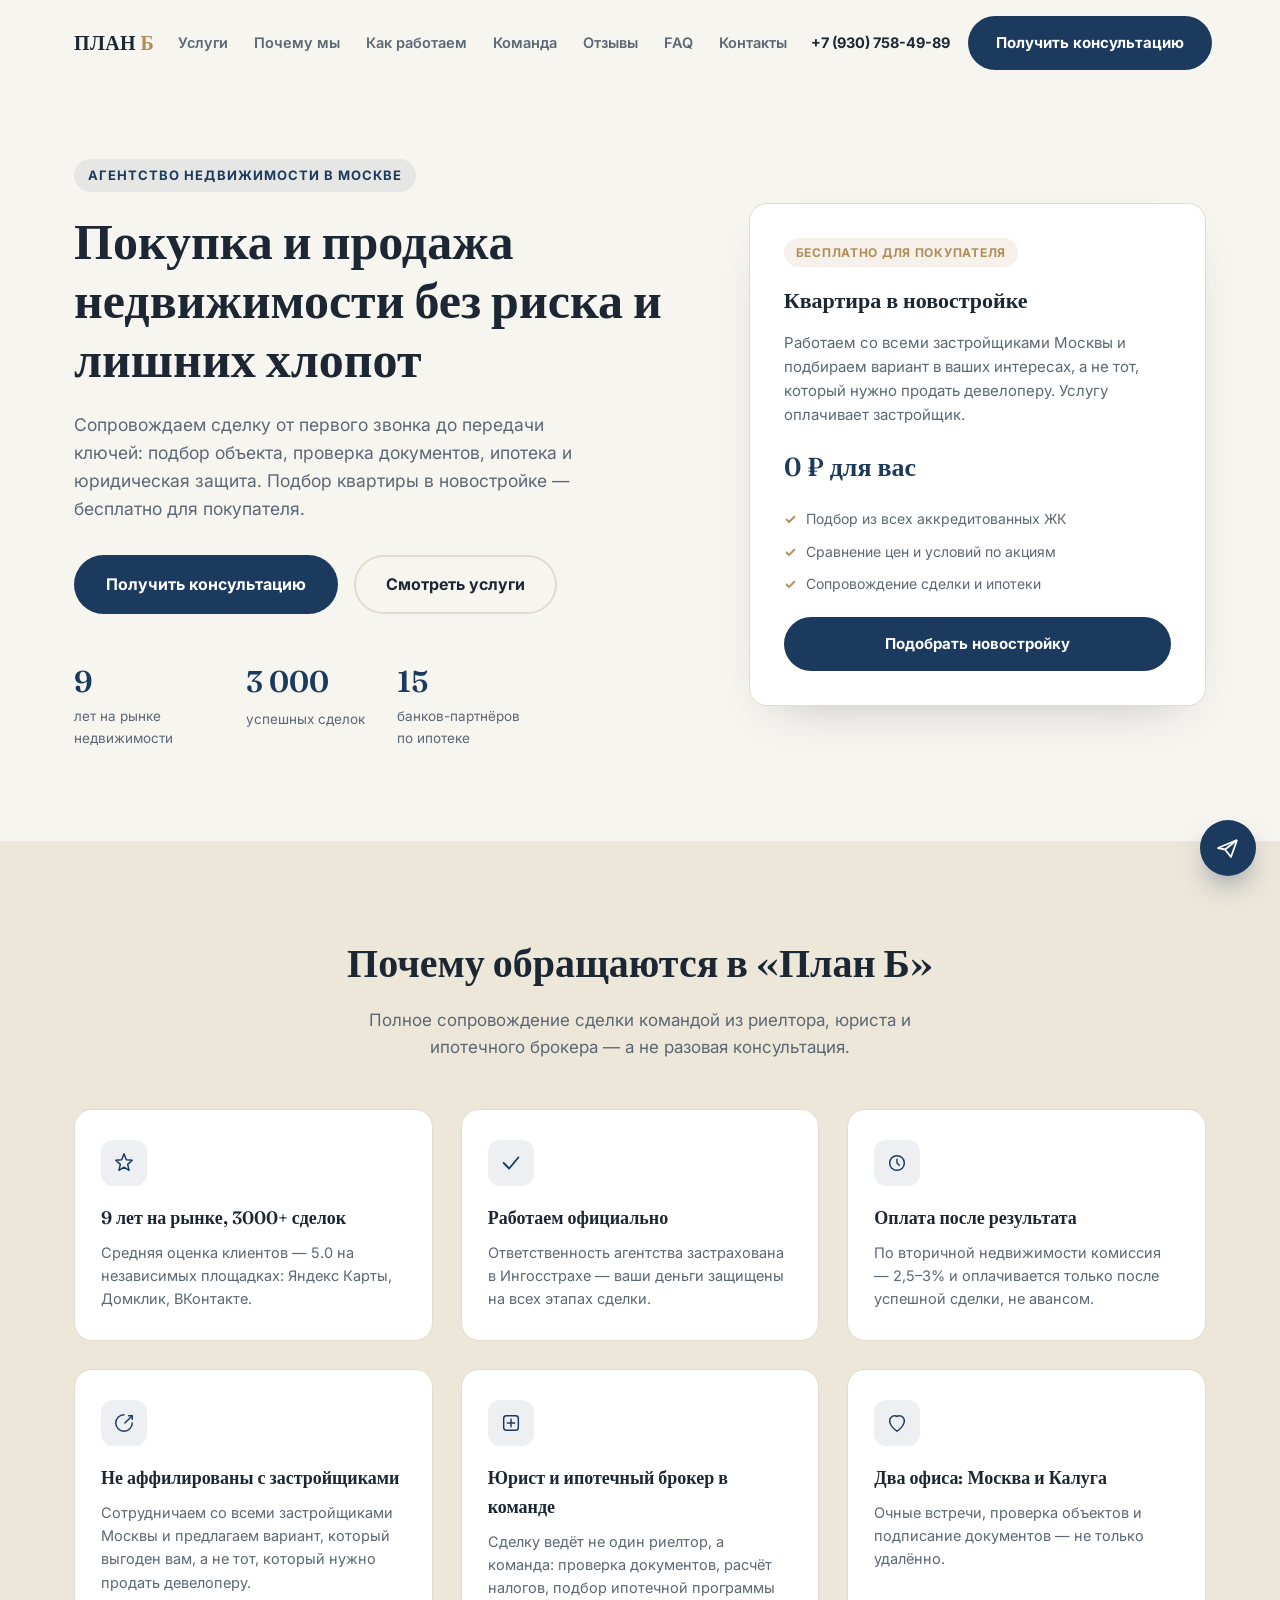
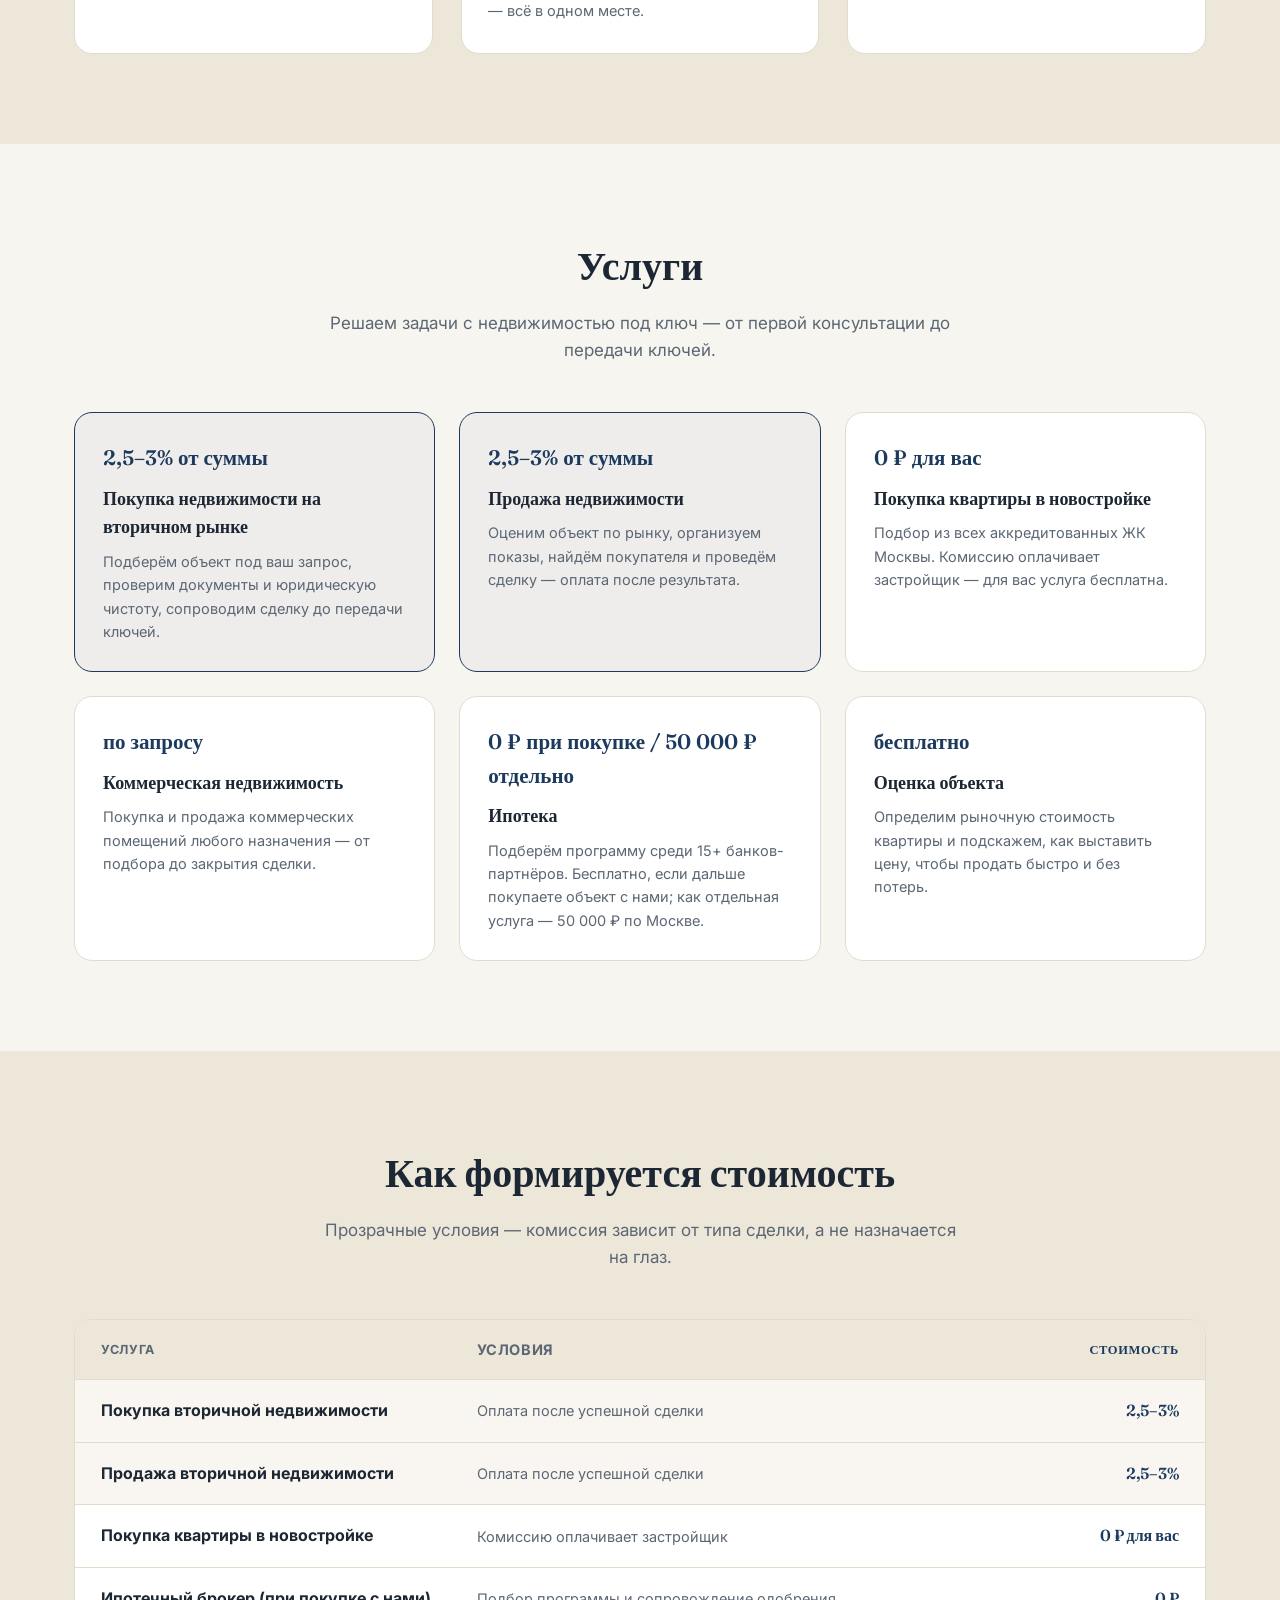
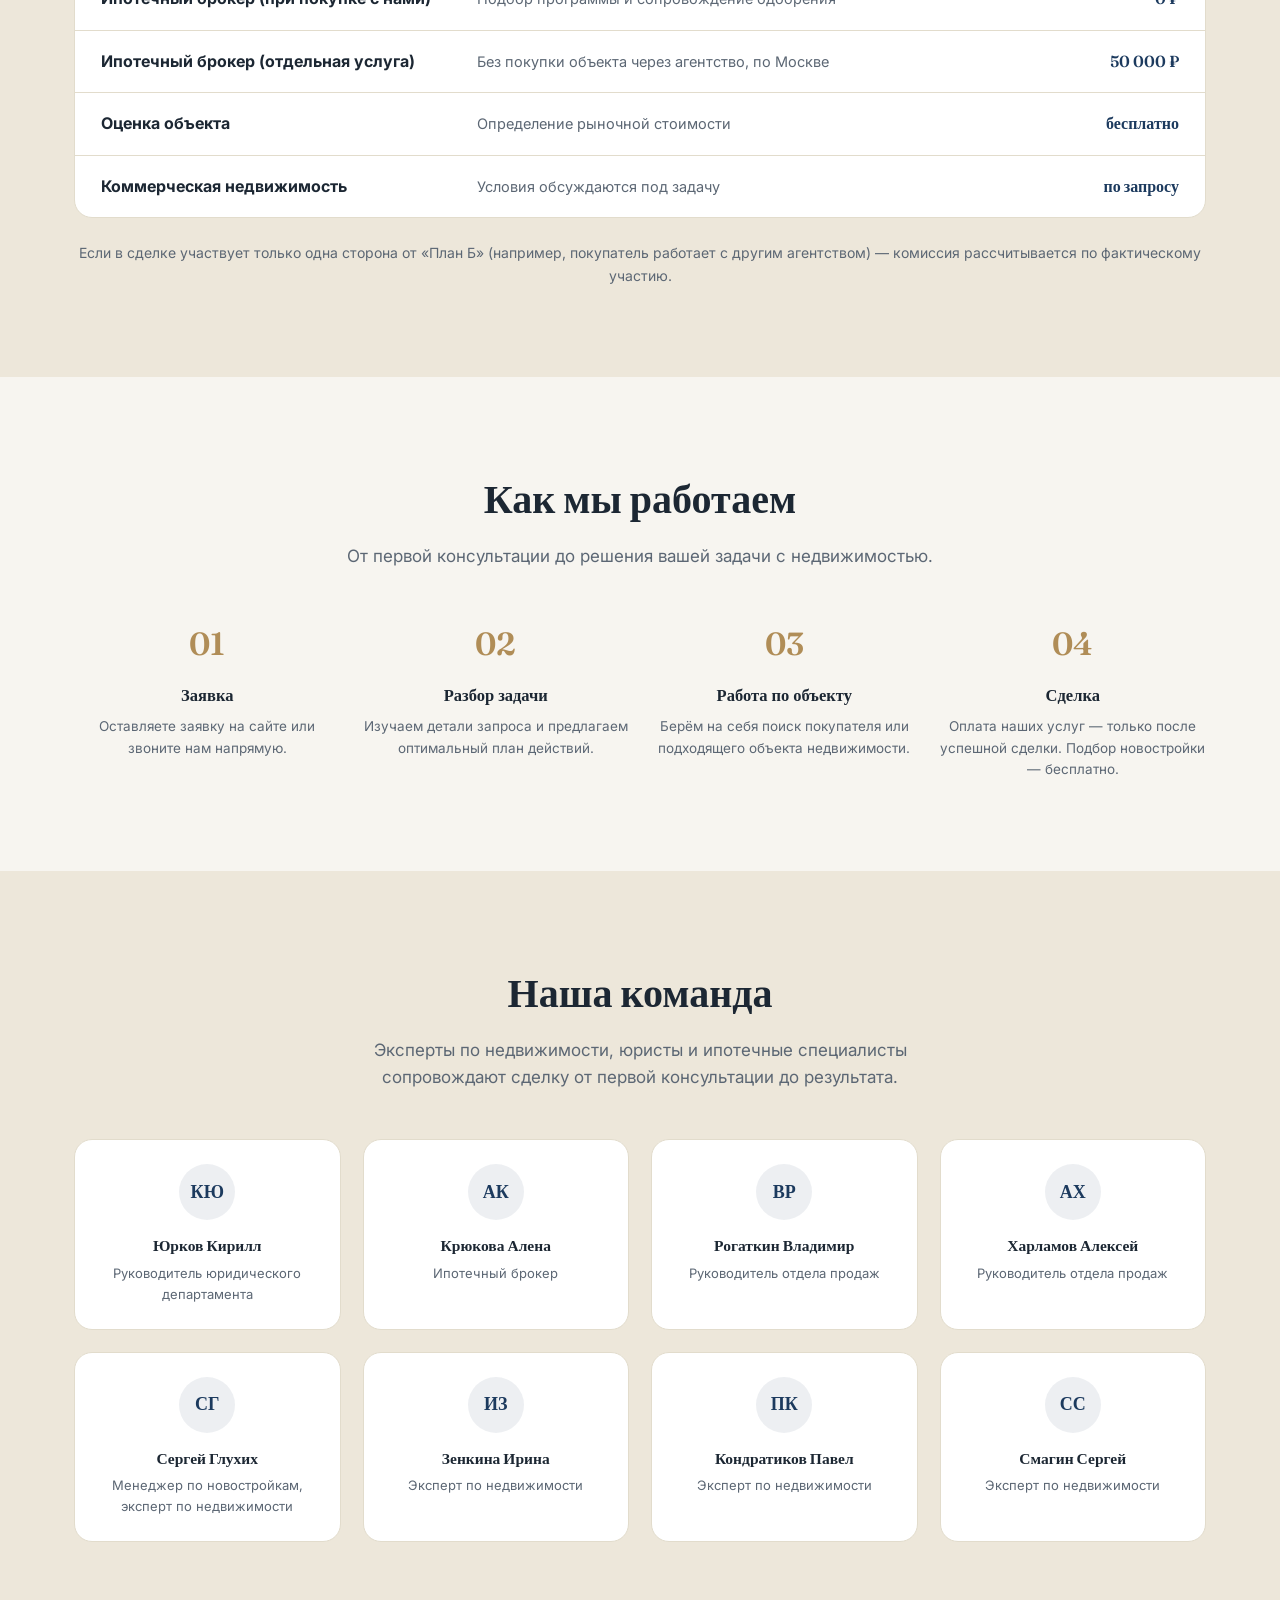
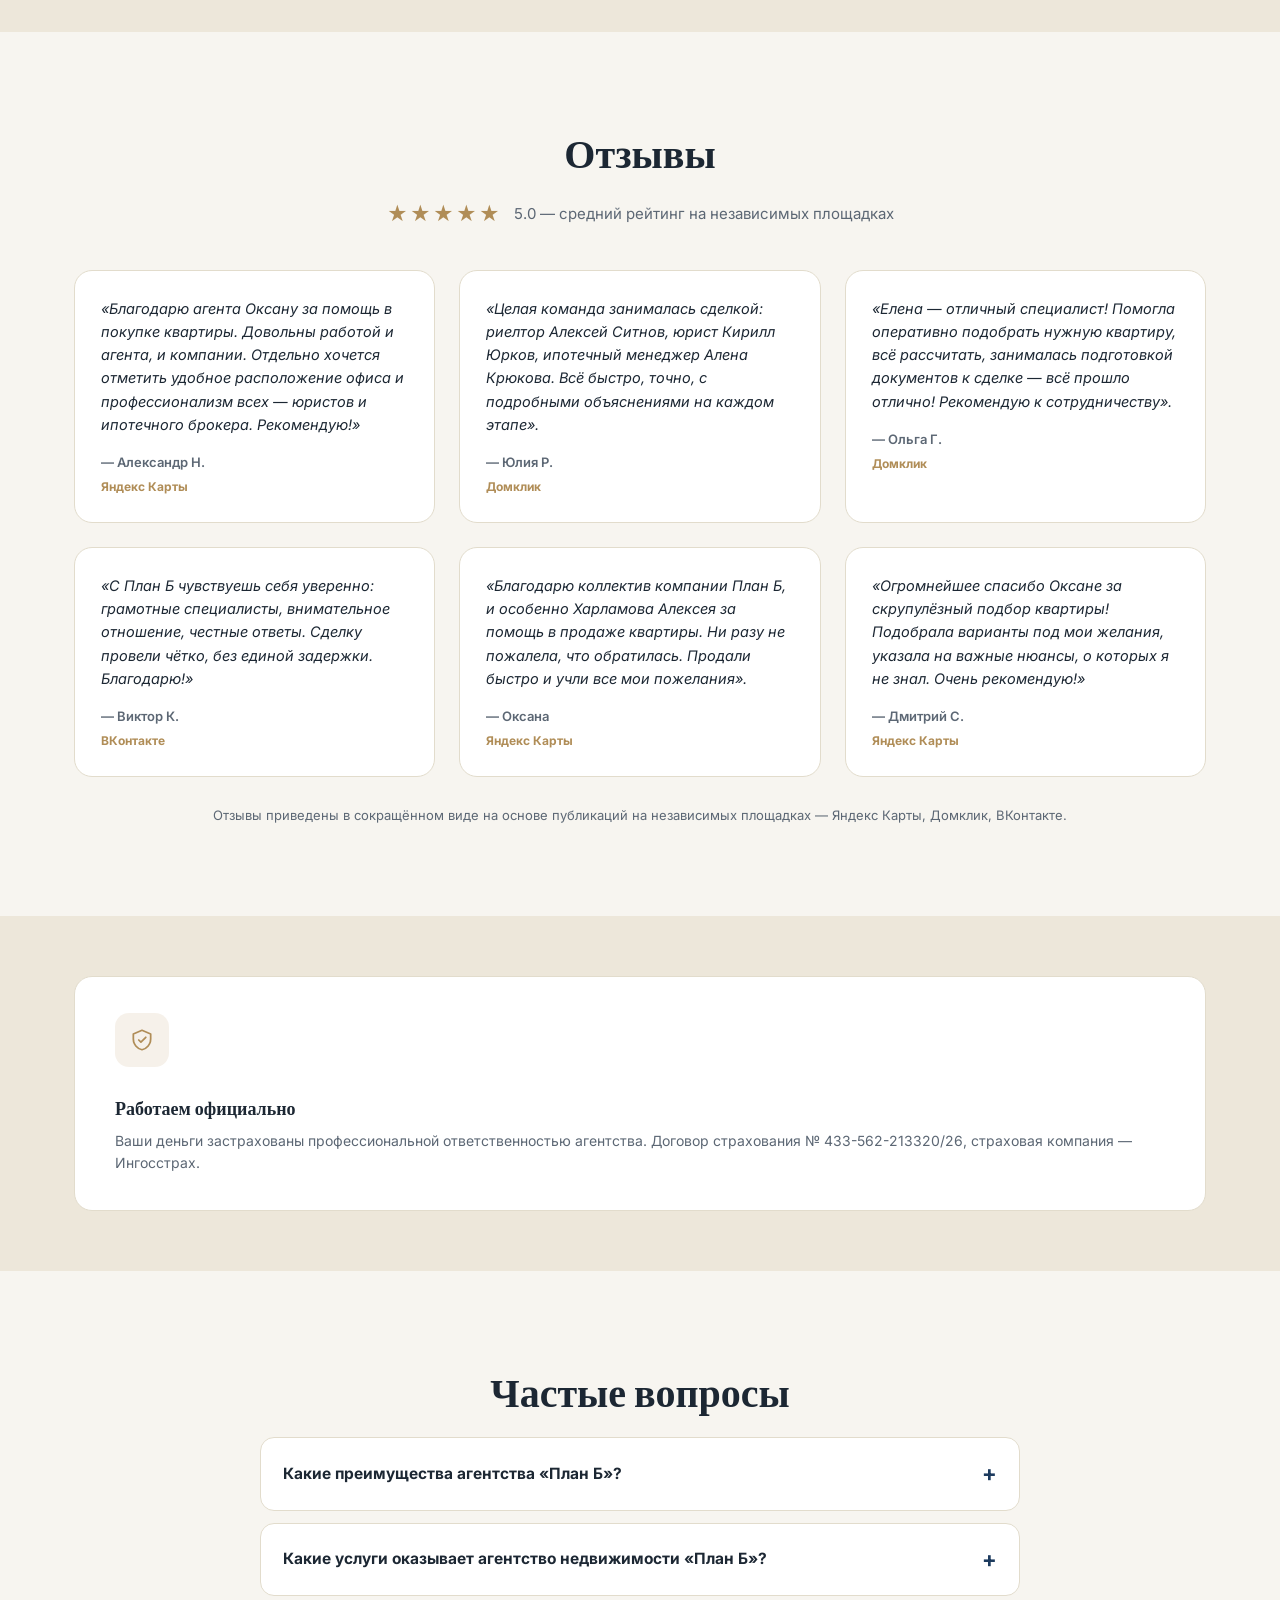
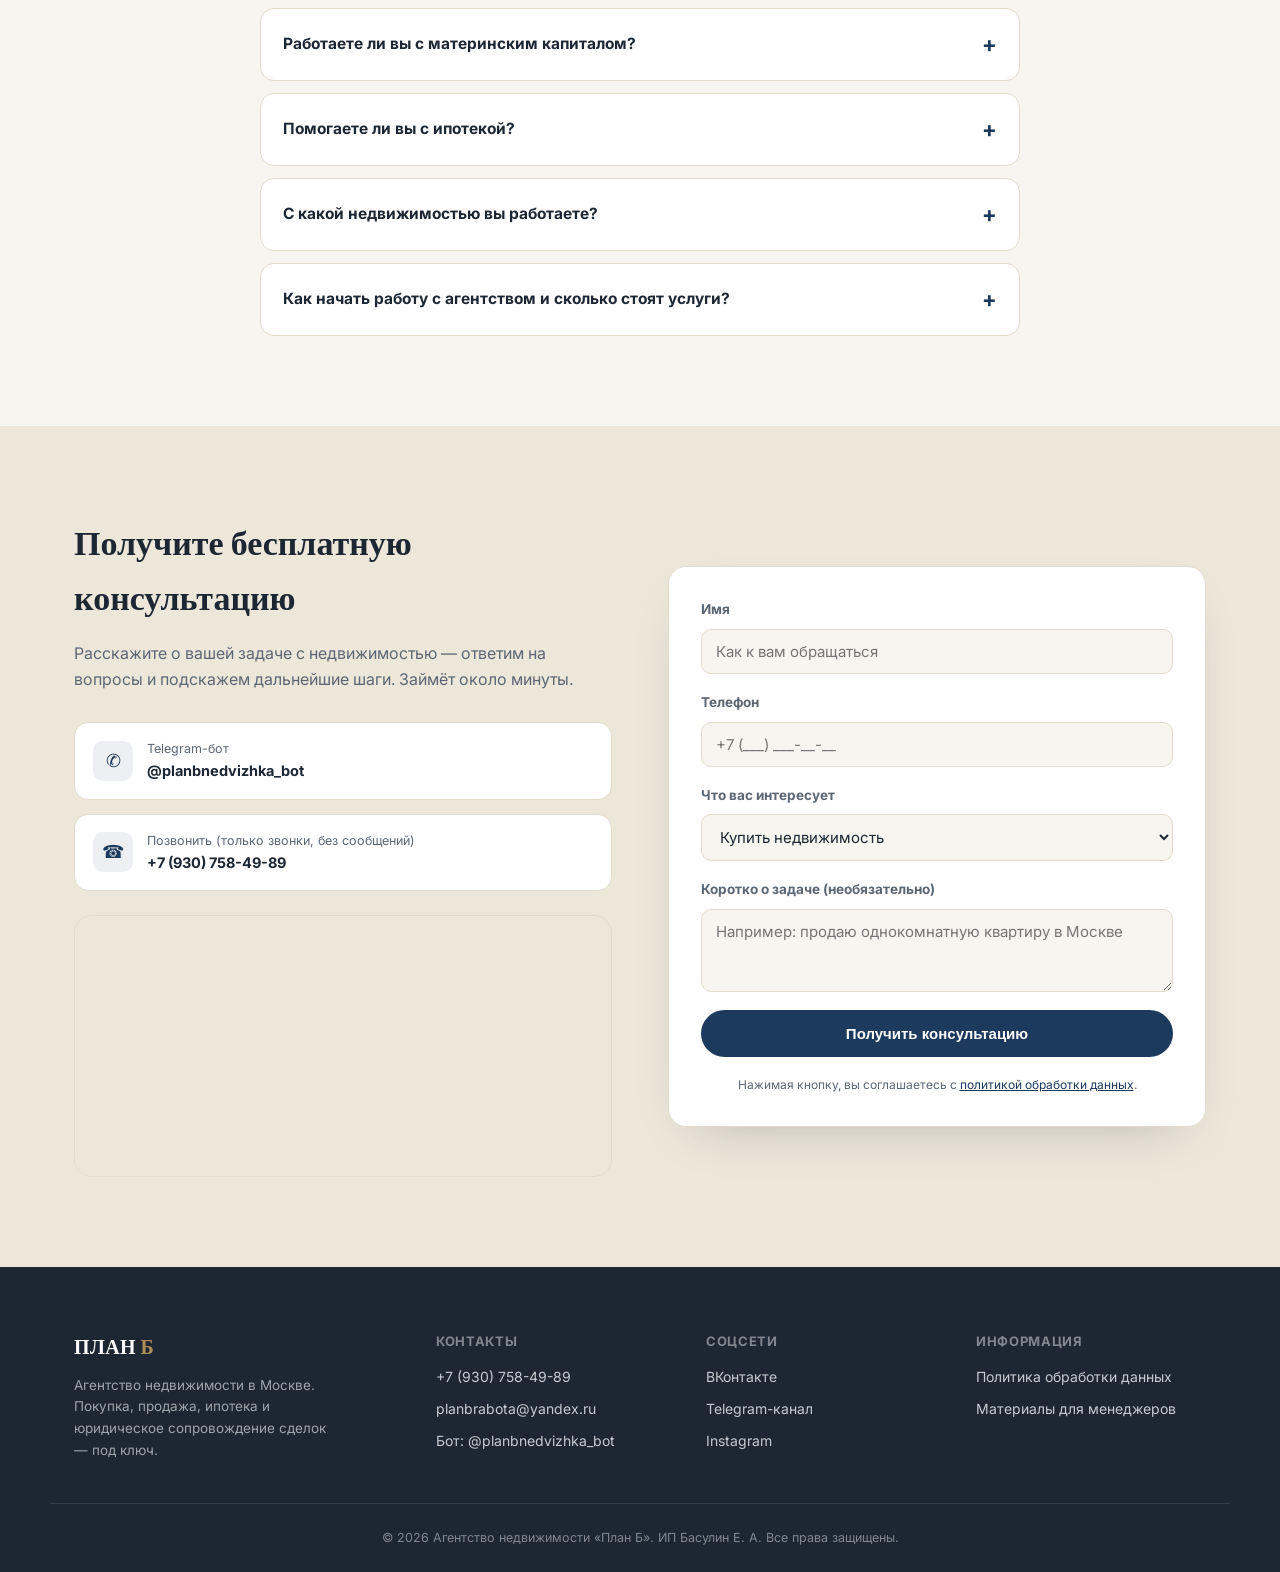
<file: index.html>
<!DOCTYPE html>
<html lang="ru">
<head>
<meta charset="UTF-8">
<meta name="viewport" content="width=device-width, initial-scale=1.0">
<title>План Б — агентство недвижимости в Москве | Купить и продать квартиру</title>
<meta name="description" content="Помогаем безопасно купить и продать недвижимость в Москве: вторичный рынок, новостройки без комиссии для покупателя, ипотека, оценка. 9 лет на рынке, 3000+ сделок.">
<link rel="preconnect" href="https://fonts.googleapis.com">
<link rel="preconnect" href="https://fonts.gstatic.com" crossorigin>
<link href="https://fonts.googleapis.com/css2?family=Fraunces:opsz,wght@9..144,500;9..144,600;9..144,700&family=Inter:wght@400;500;600;700;800&display=swap" rel="stylesheet">
<link rel="stylesheet" href="styles.css">
</head>
<body>

<header class="header" id="header">
  <div class="header__inner container">
    <a href="#top" class="logo">ПЛАН <span>Б</span></a>
    <nav class="nav" id="nav">
      <a href="#services">Услуги</a>
      <a href="#advantages">Почему мы</a>
      <a href="#process">Как работаем</a>
      <a href="#team">Команда</a>
      <a href="#reviews">Отзывы</a>
      <a href="#faq">FAQ</a>
      <a href="#contacts">Контакты</a>
    </nav>
    <div class="header__actions">
      <a href="tel:+79307584989" class="header__phone">+7 (930) 758-49-89</a>
      <a href="#form" class="btn btn--primary">Получить консультацию</a>
      <button class="burger" id="burger" aria-label="Меню"><span></span><span></span><span></span></button>
    </div>
  </div>
</header>

<main id="top">

  <!-- HERO -->
  <section class="hero">
    <div class="container hero__inner">
      <div class="hero__text">
        <span class="eyebrow">Агентство недвижимости в Москве</span>
        <h1>Покупка и продажа недвижимости без риска и лишних хлопот</h1>
        <p class="hero__lead">Сопровождаем сделку от первого звонка до передачи ключей: подбор объекта, проверка документов, ипотека и юридическая защита. Подбор квартиры в новостройке — бесплатно для покупателя.</p>
        <div class="hero__cta">
          <a href="#form" class="btn btn--primary btn--lg">Получить консультацию</a>
          <a href="#services" class="btn btn--ghost btn--lg">Смотреть услуги</a>
        </div>
        <div class="hero__stats">
          <div class="stat"><span class="stat__num" data-target="9">0</span><span class="stat__label">лет на рынке недвижимости</span></div>
          <div class="stat"><span class="stat__num" data-target="3000">0</span><span class="stat__label">успешных сделок</span></div>
          <div class="stat"><span class="stat__num" data-target="15">0</span><span class="stat__label">банков-партнёров по ипотеке</span></div>
        </div>
      </div>
      <div class="hero__card">
        <div class="hero__card-badge">Бесплатно для покупателя</div>
        <h3>Квартира в новостройке</h3>
        <p>Работаем со всеми застройщиками Москвы и подбираем вариант в ваших интересах, а не тот, который нужно продать девелоперу. Услугу оплачивает застройщик.</p>
        <div class="hero__card-price">0 ₽ для вас</div>
        <ul class="hero__card-list">
          <li>Подбор из всех аккредитованных ЖК</li>
          <li>Сравнение цен и условий по акциям</li>
          <li>Сопровождение сделки и ипотеки</li>
        </ul>
        <a href="#form" class="btn btn--primary btn--block">Подобрать новостройку</a>
      </div>
    </div>
  </section>

  <!-- ADVANTAGES -->
  <section class="adv-section" id="advantages">
    <div class="container">
      <h2 class="section-title">Почему обращаются в «План Б»</h2>
      <p class="section-lead">Полное сопровождение сделки командой из риелтора, юриста и ипотечного брокера — а не разовая консультация.</p>
      <div class="adv-grid">
        <div class="adv">
          <div class="adv__icon">
            <svg viewBox="0 0 24 24" fill="none"><path d="M12 2L14.5 8.5L21 9L16 13.5L17.5 20L12 16.5L6.5 20L8 13.5L3 9L9.5 8.5L12 2Z" stroke="currentColor" stroke-width="1.6" stroke-linejoin="round"/></svg>
          </div>
          <h3>9 лет на рынке, 3000+ сделок</h3>
          <p>Средняя оценка клиентов — 5.0 на независимых площадках: Яндекс Карты, Домклик, ВКонтакте.</p>
        </div>
        <div class="adv">
          <div class="adv__icon">
            <svg viewBox="0 0 24 24" fill="none"><path d="M4 12L10 18L20 6" stroke="currentColor" stroke-width="2" stroke-linecap="round" stroke-linejoin="round"/></svg>
          </div>
          <h3>Работаем официально</h3>
          <p>Ответственность агентства застрахована в Ингосстрахе — ваши деньги защищены на всех этапах сделки.</p>
        </div>
        <div class="adv">
          <div class="adv__icon">
            <svg viewBox="0 0 24 24" fill="none"><circle cx="12" cy="12" r="8" stroke="currentColor" stroke-width="1.6"/><path d="M12 8V12L14.5 14.5" stroke="currentColor" stroke-width="1.6" stroke-linecap="round"/></svg>
          </div>
          <h3>Оплата после результата</h3>
          <p>По вторичной недвижимости комиссия — 2,5–3% и оплачивается только после успешной сделки, не авансом.</p>
        </div>
        <div class="adv">
          <div class="adv__icon">
            <svg viewBox="0 0 24 24" fill="none"><path d="M12 3C7 3 3 7 3 12C3 17 7 21 12 21C17 21 21 17 21 12" stroke="currentColor" stroke-width="1.6" stroke-linecap="round"/><path d="M17 4L21 4L21 8" stroke="currentColor" stroke-width="1.6" stroke-linecap="round" stroke-linejoin="round"/><path d="M21 4L13 12" stroke="currentColor" stroke-width="1.6" stroke-linecap="round"/></svg>
          </div>
          <h3>Не аффилированы с застройщиками</h3>
          <p>Сотрудничаем со всеми застройщиками Москвы и предлагаем вариант, который выгоден вам, а не тот, который нужно продать девелоперу.</p>
        </div>
        <div class="adv">
          <div class="adv__icon">
            <svg viewBox="0 0 24 24" fill="none"><rect x="4" y="4" width="16" height="16" rx="3" stroke="currentColor" stroke-width="1.6"/><path d="M8 12H16M12 8V16" stroke="currentColor" stroke-width="1.6" stroke-linecap="round"/></svg>
          </div>
          <h3>Юрист и ипотечный брокер в команде</h3>
          <p>Сделку ведёт не один риелтор, а команда: проверка документов, расчёт налогов, подбор ипотечной программы — всё в одном месте.</p>
        </div>
        <div class="adv">
          <div class="adv__icon">
            <svg viewBox="0 0 24 24" fill="none"><path d="M12 21C12 21 4 15.5 4 9.5C4 6.5 6.5 4 9.5 4C11 4 12 5 12 5C12 5 13 4 14.5 4C17.5 4 20 6.5 20 9.5C20 15.5 12 21 12 21Z" stroke="currentColor" stroke-width="1.6" stroke-linejoin="round"/></svg>
          </div>
          <h3>Два офиса: Москва и Калуга</h3>
          <p>Очные встречи, проверка объектов и подписание документов — не только удалённо.</p>
        </div>
      </div>
    </div>
  </section>

  <!-- SERVICES -->
  <section class="services" id="services">
    <div class="container">
      <h2 class="section-title">Услуги</h2>
      <p class="section-lead">Решаем задачи с недвижимостью под ключ — от первой консультации до передачи ключей.</p>
      <div class="services__grid">

        <div class="service service--accent">
          <div class="service__price">2,5–3% от суммы</div>
          <h3>Покупка недвижимости на вторичном рынке</h3>
          <p>Подберём объект под ваш запрос, проверим документы и юридическую чистоту, сопроводим сделку до передачи ключей.</p>
        </div>

        <div class="service service--accent">
          <div class="service__price">2,5–3% от суммы</div>
          <h3>Продажа недвижимости</h3>
          <p>Оценим объект по рынку, организуем показы, найдём покупателя и проведём сделку — оплата после результата.</p>
        </div>

        <div class="service">
          <div class="service__price">0 ₽ для вас</div>
          <h3>Покупка квартиры в новостройке</h3>
          <p>Подбор из всех аккредитованных ЖК Москвы. Комиссию оплачивает застройщик — для вас услуга бесплатна.</p>
        </div>

        <div class="service">
          <div class="service__price">по запросу</div>
          <h3>Коммерческая недвижимость</h3>
          <p>Покупка и продажа коммерческих помещений любого назначения — от подбора до закрытия сделки.</p>
        </div>

        <div class="service">
          <div class="service__price">0 ₽ при покупке / 50 000 ₽ отдельно</div>
          <h3>Ипотека</h3>
          <p>Подберём программу среди 15+ банков-партнёров. Бесплатно, если дальше покупаете объект с нами; как отдельная услуга — 50 000 ₽ по Москве.</p>
        </div>

        <div class="service">
          <div class="service__price">бесплатно</div>
          <h3>Оценка объекта</h3>
          <p>Определим рыночную стоимость квартиры и подскажем, как выставить цену, чтобы продать быстро и без потерь.</p>
        </div>

      </div>
    </div>
  </section>

  <!-- PRICE TABLE -->
  <section class="price" id="pricing">
    <div class="container">
      <h2 class="section-title">Как формируется стоимость</h2>
      <p class="section-lead">Прозрачные условия — комиссия зависит от типа сделки, а не назначается на глаз.</p>
      <div class="price__table">
        <div class="price__row price__row--head">
          <span>Услуга</span>
          <span>Условия</span>
          <span>Стоимость</span>
        </div>
        <div class="price__row price__row--accent">
          <span>Покупка вторичной недвижимости</span>
          <span>Оплата после успешной сделки</span>
          <span>2,5–3%</span>
        </div>
        <div class="price__row price__row--accent">
          <span>Продажа вторичной недвижимости</span>
          <span>Оплата после успешной сделки</span>
          <span>2,5–3%</span>
        </div>
        <div class="price__row">
          <span>Покупка квартиры в новостройке</span>
          <span>Комиссию оплачивает застройщик</span>
          <span>0 ₽ для вас</span>
        </div>
        <div class="price__row">
          <span>Ипотечный брокер (при покупке с нами)</span>
          <span>Подбор программы и сопровождение одобрения</span>
          <span>0 ₽</span>
        </div>
        <div class="price__row">
          <span>Ипотечный брокер (отдельная услуга)</span>
          <span>Без покупки объекта через агентство, по Москве</span>
          <span>50 000 ₽</span>
        </div>
        <div class="price__row">
          <span>Оценка объекта</span>
          <span>Определение рыночной стоимости</span>
          <span>бесплатно</span>
        </div>
        <div class="price__row">
          <span>Коммерческая недвижимость</span>
          <span>Условия обсуждаются под задачу</span>
          <span>по запросу</span>
        </div>
      </div>
      <p class="price__note">Если в сделке участвует только одна сторона от «План Б» (например, покупатель работает с другим агентством) — комиссия рассчитывается по фактическому участию.</p>
    </div>
  </section>

  <!-- PROCESS -->
  <section class="process" id="process">
    <div class="container">
      <h2 class="section-title">Как мы работаем</h2>
      <p class="section-lead">От первой консультации до решения вашей задачи с недвижимостью.</p>
      <div class="process__grid">
        <div class="step">
          <div class="step__num">01</div>
          <h3>Заявка</h3>
          <p>Оставляете заявку на сайте или звоните нам напрямую.</p>
        </div>
        <div class="step">
          <div class="step__num">02</div>
          <h3>Разбор задачи</h3>
          <p>Изучаем детали запроса и предлагаем оптимальный план действий.</p>
        </div>
        <div class="step">
          <div class="step__num">03</div>
          <h3>Работа по объекту</h3>
          <p>Берём на себя поиск покупателя или подходящего объекта недвижимости.</p>
        </div>
        <div class="step">
          <div class="step__num">04</div>
          <h3>Сделка</h3>
          <p>Оплата наших услуг — только после успешной сделки. Подбор новостройки — бесплатно.</p>
        </div>
      </div>
    </div>
  </section>

  <!-- TEAM -->
  <section class="team" id="team">
    <div class="container">
      <h2 class="section-title">Наша команда</h2>
      <p class="section-lead">Эксперты по недвижимости, юристы и ипотечные специалисты сопровождают сделку от первой консультации до результата.</p>
      <div class="team__grid">
        <div class="member">
          <div class="member__avatar">КЮ</div>
          <h3>Юрков Кирилл</h3>
          <p>Руководитель юридического департамента</p>
        </div>
        <div class="member">
          <div class="member__avatar">АК</div>
          <h3>Крюкова Алена</h3>
          <p>Ипотечный брокер</p>
        </div>
        <div class="member">
          <div class="member__avatar">ВР</div>
          <h3>Рогаткин Владимир</h3>
          <p>Руководитель отдела продаж</p>
        </div>
        <div class="member">
          <div class="member__avatar">АХ</div>
          <h3>Харламов Алексей</h3>
          <p>Руководитель отдела продаж</p>
        </div>
        <div class="member">
          <div class="member__avatar">СГ</div>
          <h3>Сергей Глухих</h3>
          <p>Менеджер по новостройкам, эксперт по недвижимости</p>
        </div>
        <div class="member">
          <div class="member__avatar">ИЗ</div>
          <h3>Зенкина Ирина</h3>
          <p>Эксперт по недвижимости</p>
        </div>
        <div class="member">
          <div class="member__avatar">ПК</div>
          <h3>Кондратиков Павел</h3>
          <p>Эксперт по недвижимости</p>
        </div>
        <div class="member">
          <div class="member__avatar">СС</div>
          <h3>Смагин Сергей</h3>
          <p>Эксперт по недвижимости</p>
        </div>
      </div>
    </div>
  </section>

  <!-- REVIEWS -->
  <section class="reviews" id="reviews">
    <div class="container">
      <h2 class="section-title">Отзывы</h2>
      <div class="reviews__rating">
        <span class="reviews__stars">★★★★★</span>
        <span>5.0 — средний рейтинг на независимых площадках</span>
      </div>
      <div class="reviews__grid">
        <div class="review">
          <p>«Благодарю агента Оксану за помощь в покупке квартиры. Довольны работой и агента, и компании. Отдельно хочется отметить удобное расположение офиса и профессионализм всех — юристов и ипотечного брокера. Рекомендую!»</p>
          <div class="review__author">— Александр Н.</div>
          <div class="review__source">Яндекс Карты</div>
        </div>
        <div class="review">
          <p>«Целая команда занималась сделкой: риелтор Алексей Ситнов, юрист Кирилл Юрков, ипотечный менеджер Алена Крюкова. Всё быстро, точно, с подробными объяснениями на каждом этапе».</p>
          <div class="review__author">— Юлия Р.</div>
          <div class="review__source">Домклик</div>
        </div>
        <div class="review">
          <p>«Елена — отличный специалист! Помогла оперативно подобрать нужную квартиру, всё рассчитать, занималась подготовкой документов к сделке — всё прошло отлично! Рекомендую к сотрудничеству».</p>
          <div class="review__author">— Ольга Г.</div>
          <div class="review__source">Домклик</div>
        </div>
        <div class="review">
          <p>«С План Б чувствуешь себя уверенно: грамотные специалисты, внимательное отношение, честные ответы. Сделку провели чётко, без единой задержки. Благодарю!»</p>
          <div class="review__author">— Виктор К.</div>
          <div class="review__source">ВКонтакте</div>
        </div>
        <div class="review">
          <p>«Благодарю коллектив компании План Б, и особенно Харламова Алексея за помощь в продаже квартиры. Ни разу не пожалела, что обратилась. Продали быстро и учли все мои пожелания».</p>
          <div class="review__author">— Оксана</div>
          <div class="review__source">Яндекс Карты</div>
        </div>
        <div class="review">
          <p>«Огромнейшее спасибо Оксане за скрупулёзный подбор квартиры! Подобрала варианты под мои желания, указала на важные нюансы, о которых я не знал. Очень рекомендую!»</p>
          <div class="review__author">— Дмитрий С.</div>
          <div class="review__source">Яндекс Карты</div>
        </div>
      </div>
      <p class="reviews__note">Отзывы приведены в сокращённом виде на основе публикаций на независимых площадках — Яндекс Карты, Домклик, ВКонтакте.</p>
    </div>
  </section>

  <!-- TRUST -->
  <section class="trust">
    <div class="container">
      <div class="trust__inner">
        <div class="trust__icon">
          <svg viewBox="0 0 24 24" fill="none"><path d="M12 3L20 6.5V11C20 16 16.5 20 12 21C7.5 20 4 16 4 11V6.5L12 3Z" stroke="currentColor" stroke-width="1.6" stroke-linejoin="round"/><path d="M9 12L11 14L15.5 9.5" stroke="currentColor" stroke-width="1.6" stroke-linecap="round" stroke-linejoin="round"/></svg>
        </div>
        <div class="trust__text">
          <h3>Работаем официально</h3>
          <p>Ваши деньги застрахованы профессиональной ответственностью агентства. Договор страхования № 433-562-213320/26, страховая компания — Ингосстрах.</p>
        </div>
      </div>
    </div>
  </section>

  <!-- FAQ -->
  <section class="faq" id="faq">
    <div class="container">
      <h2 class="section-title">Частые вопросы</h2>
      <div class="faq__list">
        <details class="faq__item">
          <summary>Какие преимущества агентства «План Б»?</summary>
          <p>9 лет на рынке, 3000+ проведённых сделок, средний рейтинг 5.0 на независимых площадках. Сделку ведёт команда — риелтор, юрист и ипотечный брокер, а не один специалист. Ответственность застрахована в Ингосстрахе.</p>
        </details>
        <details class="faq__item">
          <summary>Какие услуги оказывает агентство недвижимости «План Б»?</summary>
          <p>Покупка и продажа вторичной недвижимости, подбор квартир в новостройках, коммерческая недвижимость, ипотека, оценка объектов, аренда и страхование сделки.</p>
        </details>
        <details class="faq__item">
          <summary>Работаете ли вы с материнским капиталом?</summary>
          <p>Да, сопровождаем сделки с использованием материнского капитала — от подбора подходящего объекта до оформления документов в Пенсионном фонде.</p>
        </details>
        <details class="faq__item">
          <summary>Помогаете ли вы с ипотекой?</summary>
          <p>Да, у нас в команде ипотечный брокер и 15+ банков-партнёров. Если вы покупаете объект с нами — подбор программы и сопровождение одобрения бесплатны. Как отдельная услуга (без покупки объекта через агентство) — 50 000 ₽ по Москве.</p>
        </details>
        <details class="faq__item">
          <summary>С какой недвижимостью вы работаете?</summary>
          <p>С жилой недвижимостью на вторичном рынке и в новостройках, а также с коммерческими помещениями любого назначения — покупка, продажа и аренда.</p>
        </details>
        <details class="faq__item">
          <summary>Как начать работу с агентством и сколько стоят услуги?</summary>
          <p>Оставьте заявку на сайте или позвоните — обсудим задачу и предложим план действий. По вторичному рынку комиссия 2,5–3% оплачивается после сделки, подбор новостройки для покупателя — бесплатно.</p>
        </details>
      </div>
    </div>
  </section>

  <!-- FORM -->
  <section class="form-section" id="form">
    <div class="container form-section__inner">
      <div class="form-section__text">
        <h2>Получите бесплатную консультацию</h2>
        <p>Расскажите о вашей задаче с недвижимостью — ответим на вопросы и подскажем дальнейшие шаги. Займёт около минуты.</p>
        <div class="form-section__contact">
          <a href="https://t.me/planbnedvizhka_bot" target="_blank" rel="noopener" class="contact-card">
            <span class="contact-card__icon">✆</span>
            <div>
              <div class="contact-card__label">Telegram-бот</div>
              <div class="contact-card__value">@planbnedvizhka_bot</div>
            </div>
          </a>
          <a href="tel:+79307584989" class="contact-card">
            <span class="contact-card__icon">☎</span>
            <div>
              <div class="contact-card__label">Позвонить (только звонки, без сообщений)</div>
              <div class="contact-card__value">+7 (930) 758-49-89</div>
            </div>
          </a>
        </div>
        <div class="map-wrap">
          <iframe src="https://yandex.ru/map-widget/v1/?ll=37.605,55.775&z=15&pt=37.605,55.775,pm2rdm" loading="lazy" allowfullscreen></iframe>
        </div>
      </div>
      <form class="form" id="leadForm">
        <input type="text" name="_gotcha" style="display:none" tabindex="-1" autocomplete="off">
        <label>
          <span>Имя</span>
          <input type="text" name="name" placeholder="Как к вам обращаться" required>
        </label>
        <label>
          <span>Телефон</span>
          <input type="tel" name="phone" placeholder="+7 (___) ___-__-__" required>
        </label>
        <label>
          <span>Что вас интересует</span>
          <select name="topic">
            <option>Купить недвижимость</option>
            <option>Продать недвижимость</option>
            <option>Купить квартиру в новостройке</option>
            <option>Ипотека</option>
            <option>Оценка объекта</option>
            <option>Коммерческая недвижимость</option>
            <option>Другое</option>
          </select>
        </label>
        <label>
          <span>Коротко о задаче (необязательно)</span>
          <textarea name="comment" rows="3" placeholder="Например: продаю однокомнатную квартиру в Москве"></textarea>
        </label>
        <button type="submit" class="btn btn--primary btn--block">Получить консультацию</button>
        <p class="form__note">Нажимая кнопку, вы соглашаетесь с <a href="privacy.html">политикой обработки данных</a>.</p>
      </form>
    </div>
  </section>

</main>

<footer class="footer" id="contacts">
  <div class="container footer__inner">
    <div class="footer__brand">
      <div class="logo">ПЛАН <span>Б</span></div>
      <p>Агентство недвижимости в Москве. Покупка, продажа, ипотека и юридическое сопровождение сделок — под ключ.</p>
    </div>
    <div class="footer__col">
      <h4>Контакты</h4>
      <a href="tel:+79307584989">+7 (930) 758-49-89</a>
      <a href="mailto:planbrabota@yandex.ru">planbrabota@yandex.ru</a>
      <a href="https://t.me/planbnedvizhka_bot" target="_blank" rel="noopener">Бот: @planbnedvizhka_bot</a>
    </div>
    <div class="footer__col">
      <h4>Соцсети</h4>
      <a href="https://vk.ru/club221254517" target="_blank" rel="noopener">ВКонтакте</a>
      <a href="https://t.me/estplanbmsc" target="_blank" rel="noopener">Telegram-канал</a>
      <a href="https://www.instagram.com/estplanb" target="_blank" rel="noopener">Instagram</a>
    </div>
    <div class="footer__col">
      <h4>Информация</h4>
      <a href="privacy.html">Политика обработки данных</a>
      <a href="materials.html">Материалы для менеджеров</a>
    </div>
  </div>
  <div class="container footer__bottom">
    <span>© <span id="year"></span> Агентство недвижимости «План Б». ИП Басулин Е. А. Все права защищены.</span>
  </div>
</footer>

<a href="https://t.me/planbnedvizhka_bot" target="_blank" rel="noopener" class="fab" aria-label="Написать в Telegram">
  <svg viewBox="0 0 24 24" fill="none"><path d="M21 4L2 12L9 13.5M21 4L15 21L9 13.5M21 4L9 13.5" stroke="currentColor" stroke-width="1.8" stroke-linejoin="round"/></svg>
</a>

<script src="script.js"></script>
</body>
</html>
</file>
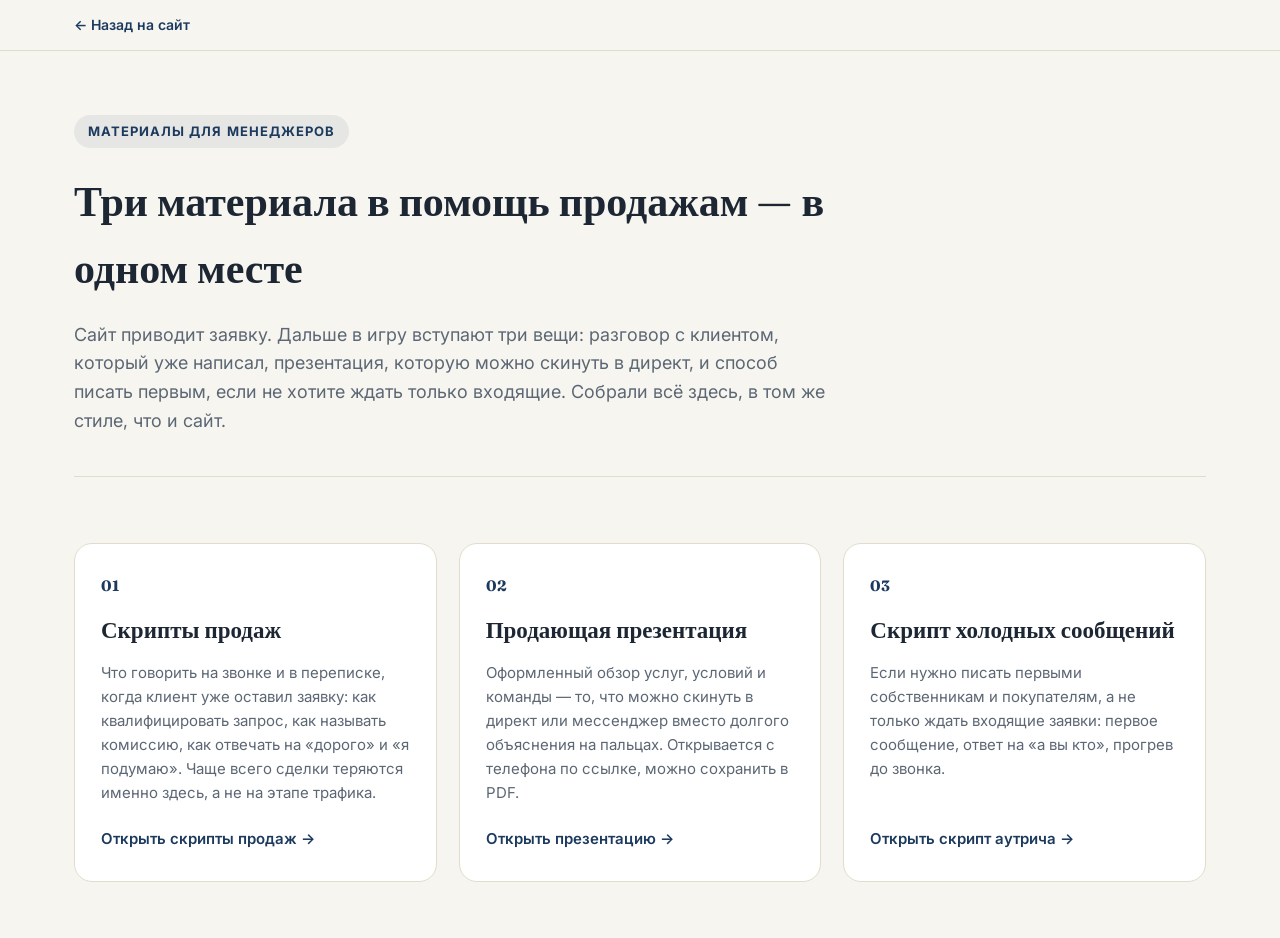
<file: materials.html>
<!DOCTYPE html>
<html lang="ru">
<head>
<meta charset="UTF-8">
<meta name="viewport" content="width=device-width, initial-scale=1.0">
<title>Материалы для продаж — План Б</title>
<meta name="description" content="Скрипты продаж, продающая презентация и скрипт холодных сообщений для менеджеров агентства недвижимости План Б.">
<meta name="robots" content="noindex">
<link rel="preconnect" href="https://fonts.googleapis.com">
<link rel="preconnect" href="https://fonts.gstatic.com" crossorigin>
<link href="https://fonts.googleapis.com/css2?family=Fraunces:opsz,wght@9..144,500;9..144,600;9..144,700&family=Inter:wght@400;500;600;700;800&display=swap" rel="stylesheet">
<link rel="stylesheet" href="styles.css">
<link rel="stylesheet" href="materials.css">
</head>
<body>

<div class="doc-bar">
  <div class="doc-bar__inner">
    <a href="index.html" class="doc-bar__back">← <span>Назад на сайт</span></a>
  </div>
</div>

<div class="container">

  <section class="doc-hero">
    <p class="eyebrow">Материалы для менеджеров</p>
    <h1>Три материала в помощь продажам — в одном месте</h1>
    <p class="doc-hero__lead">Сайт приводит заявку. Дальше в игру вступают три вещи: разговор с клиентом, который уже написал, презентация, которую можно скинуть в директ, и способ писать первым, если не хотите ждать только входящие. Собрали всё здесь, в том же стиле, что и сайт.</p>
  </section>

  <section class="doc-section">
    <div class="hub-grid">

      <div class="hub-card">
        <span class="hub-card__num">01</span>
        <p class="hub-card__title">Скрипты продаж</p>
        <p class="hub-card__lead">Что говорить на звонке и в переписке, когда клиент уже оставил заявку: как квалифицировать запрос, как называть комиссию, как отвечать на «дорого» и «я подумаю». Чаще всего сделки теряются именно здесь, а не на этапе трафика.</p>
        <a href="scripts.html" class="hub-card__link">Открыть скрипты продаж →</a>
      </div>

      <div class="hub-card">
        <span class="hub-card__num">02</span>
        <p class="hub-card__title">Продающая презентация</p>
        <p class="hub-card__lead">Оформленный обзор услуг, условий и команды — то, что можно скинуть в директ или мессенджер вместо долгого объяснения на пальцах. Открывается с телефона по ссылке, можно сохранить в PDF.</p>
        <a href="presentation.html" class="hub-card__link">Открыть презентацию →</a>
      </div>

      <div class="hub-card">
        <span class="hub-card__num">03</span>
        <p class="hub-card__title">Скрипт холодных сообщений</p>
        <p class="hub-card__lead">Если нужно писать первыми собственникам и покупателям, а не только ждать входящие заявки: первое сообщение, ответ на «а вы кто», прогрев до звонка.</p>
        <a href="outreach.html" class="hub-card__link">Открыть скрипт аутрича →</a>
      </div>

    </div>
  </section>

</div>

</body>
</html>
</file>
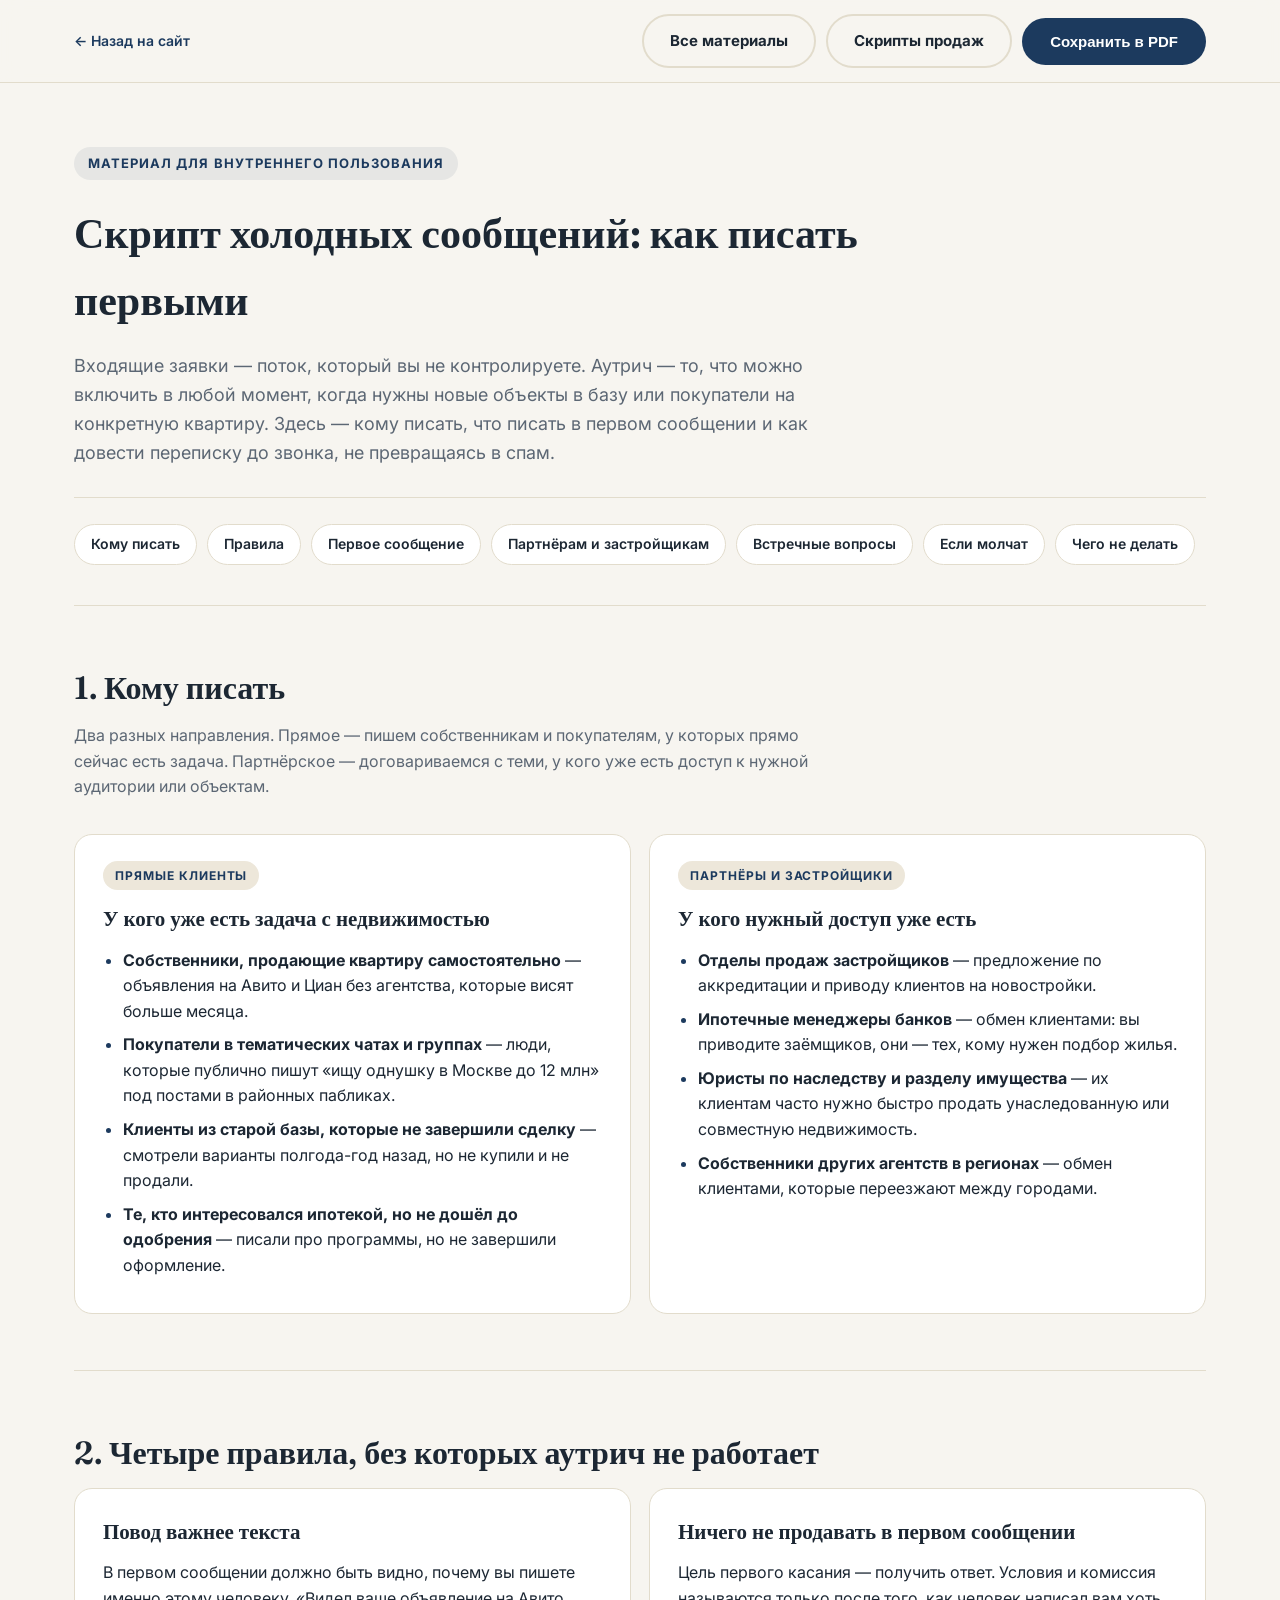
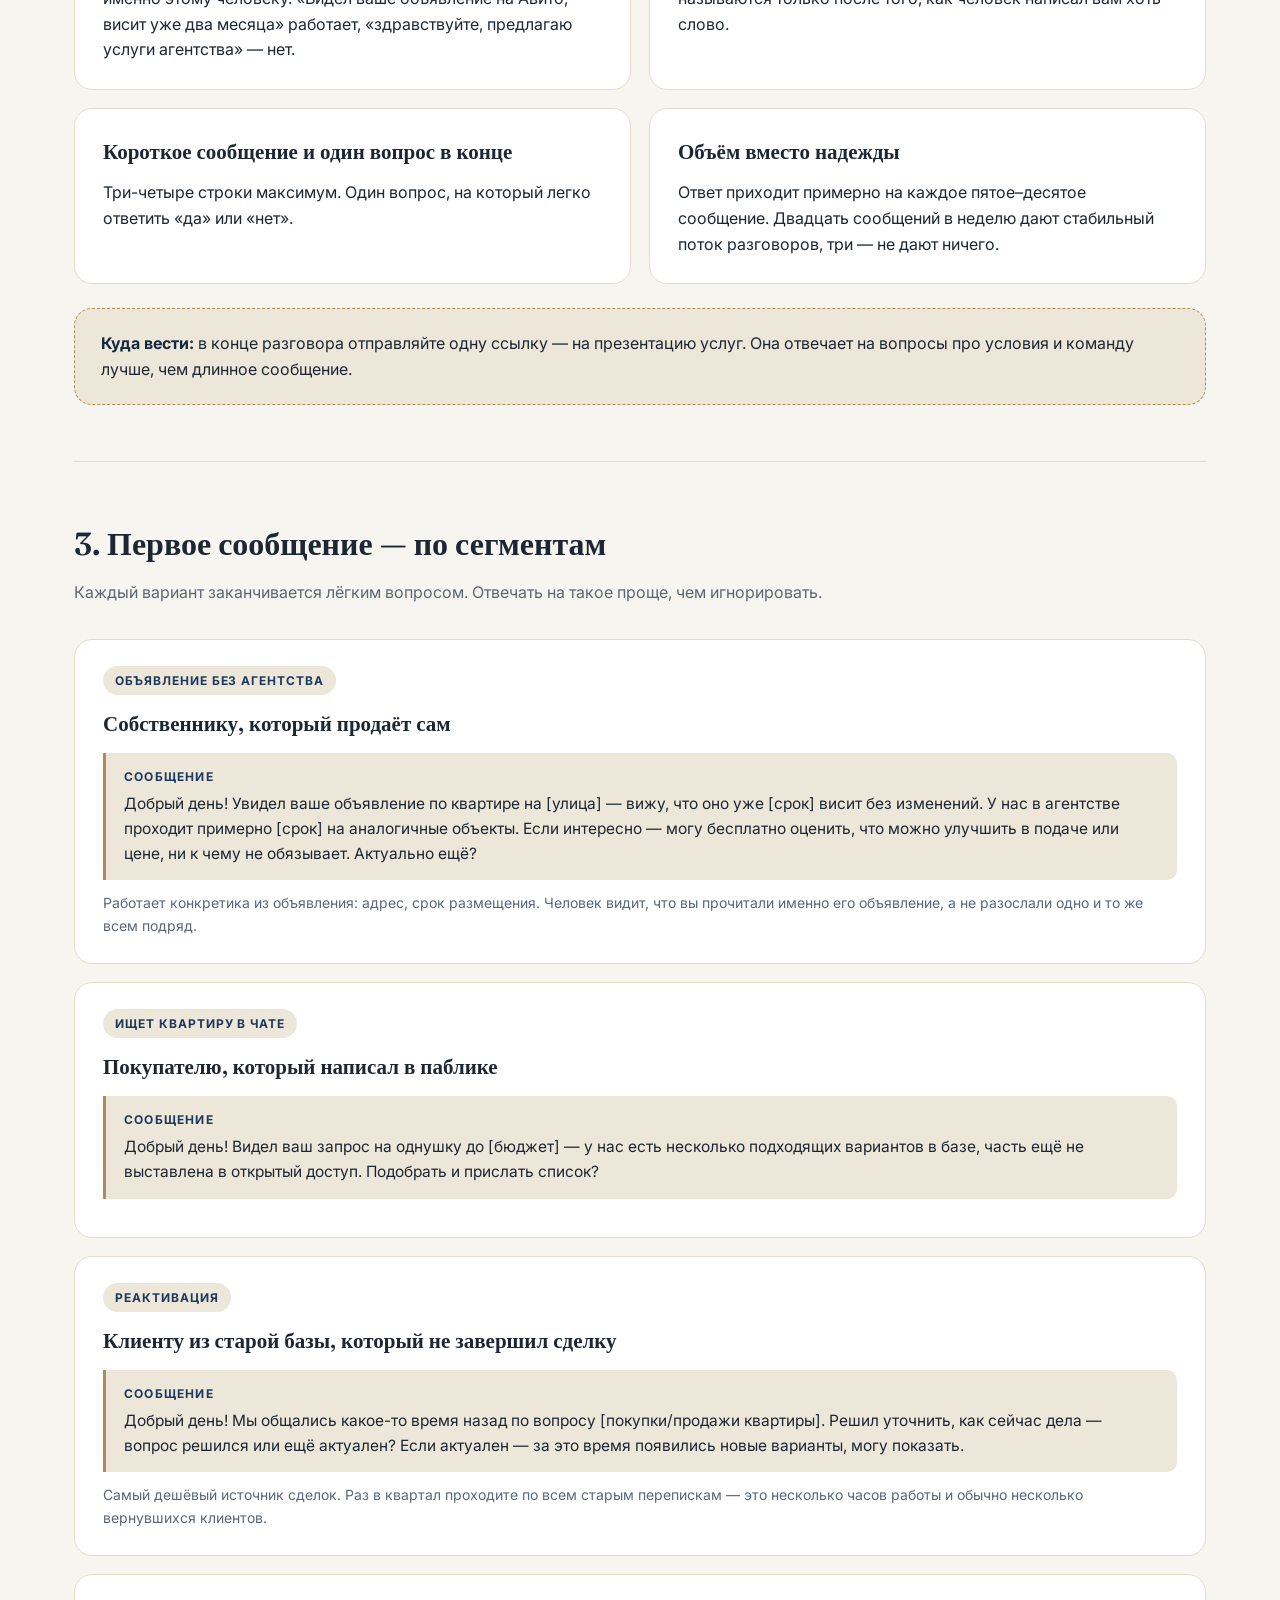
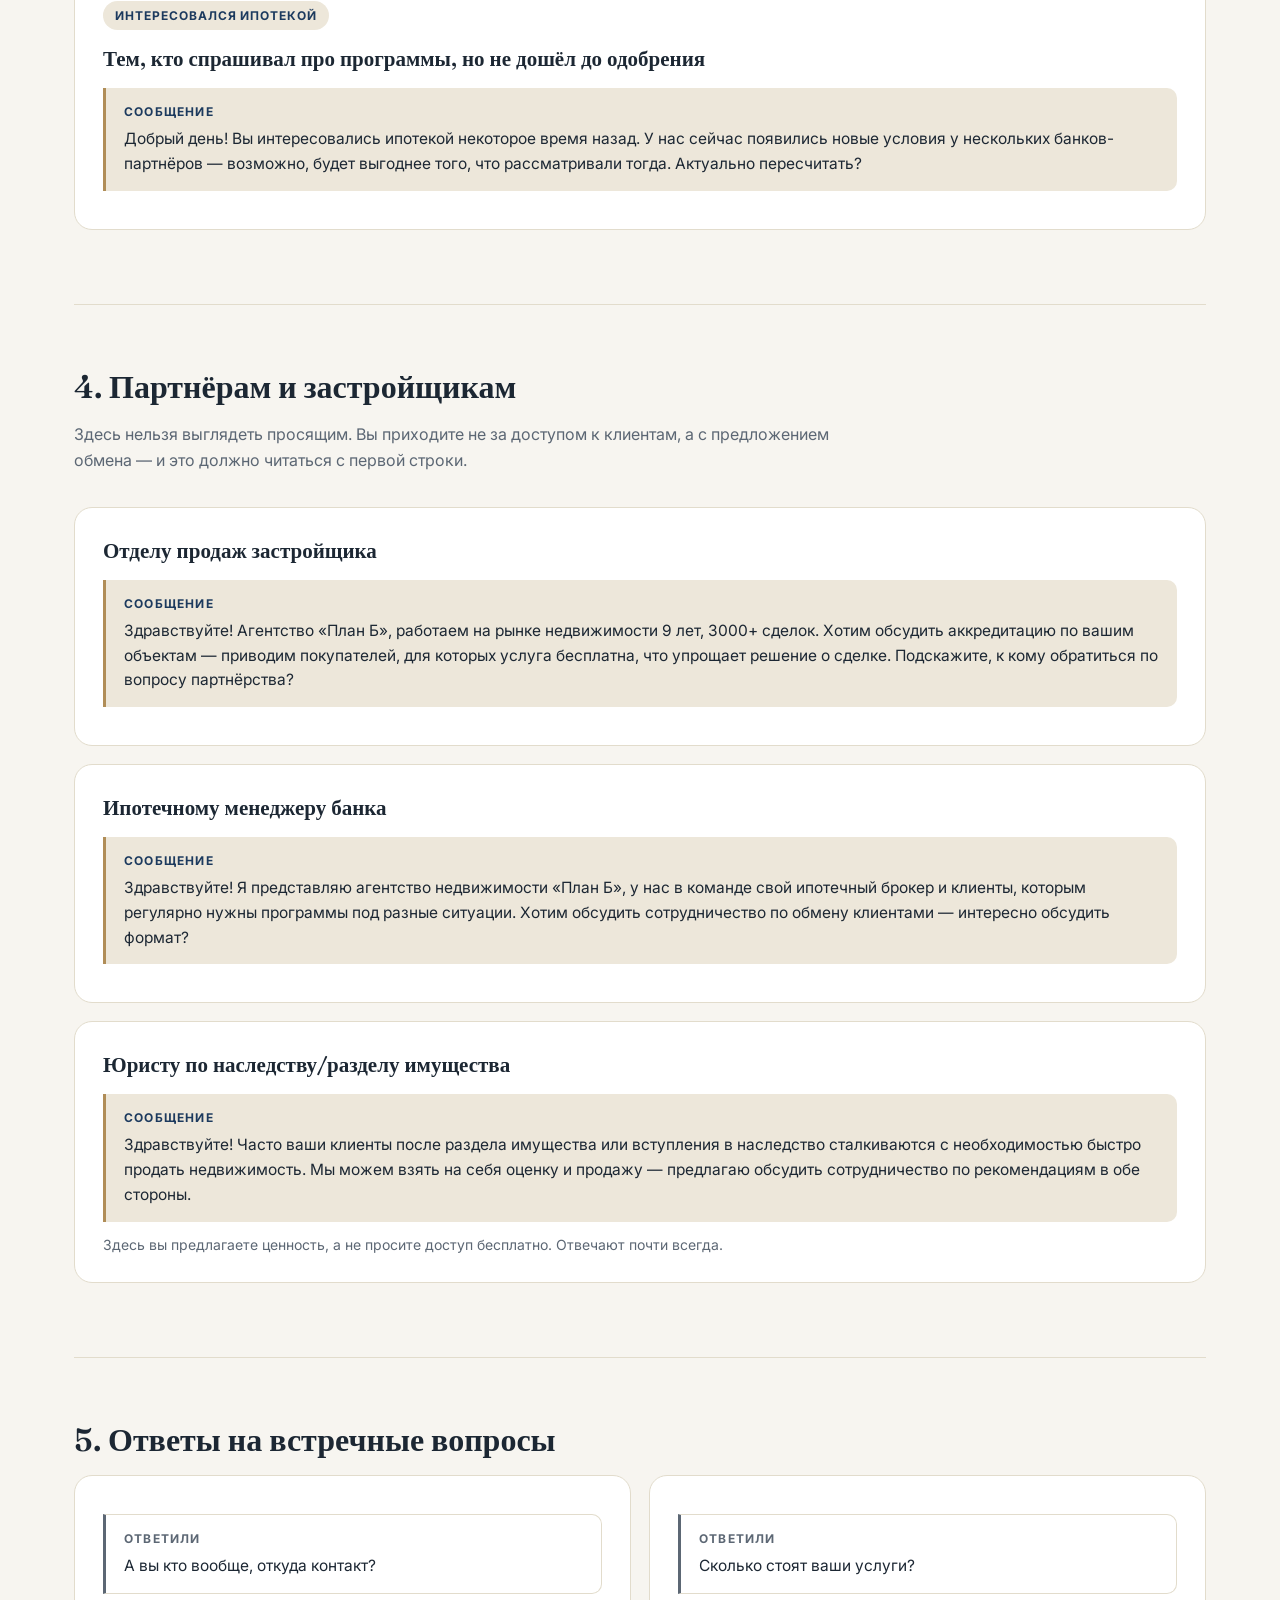
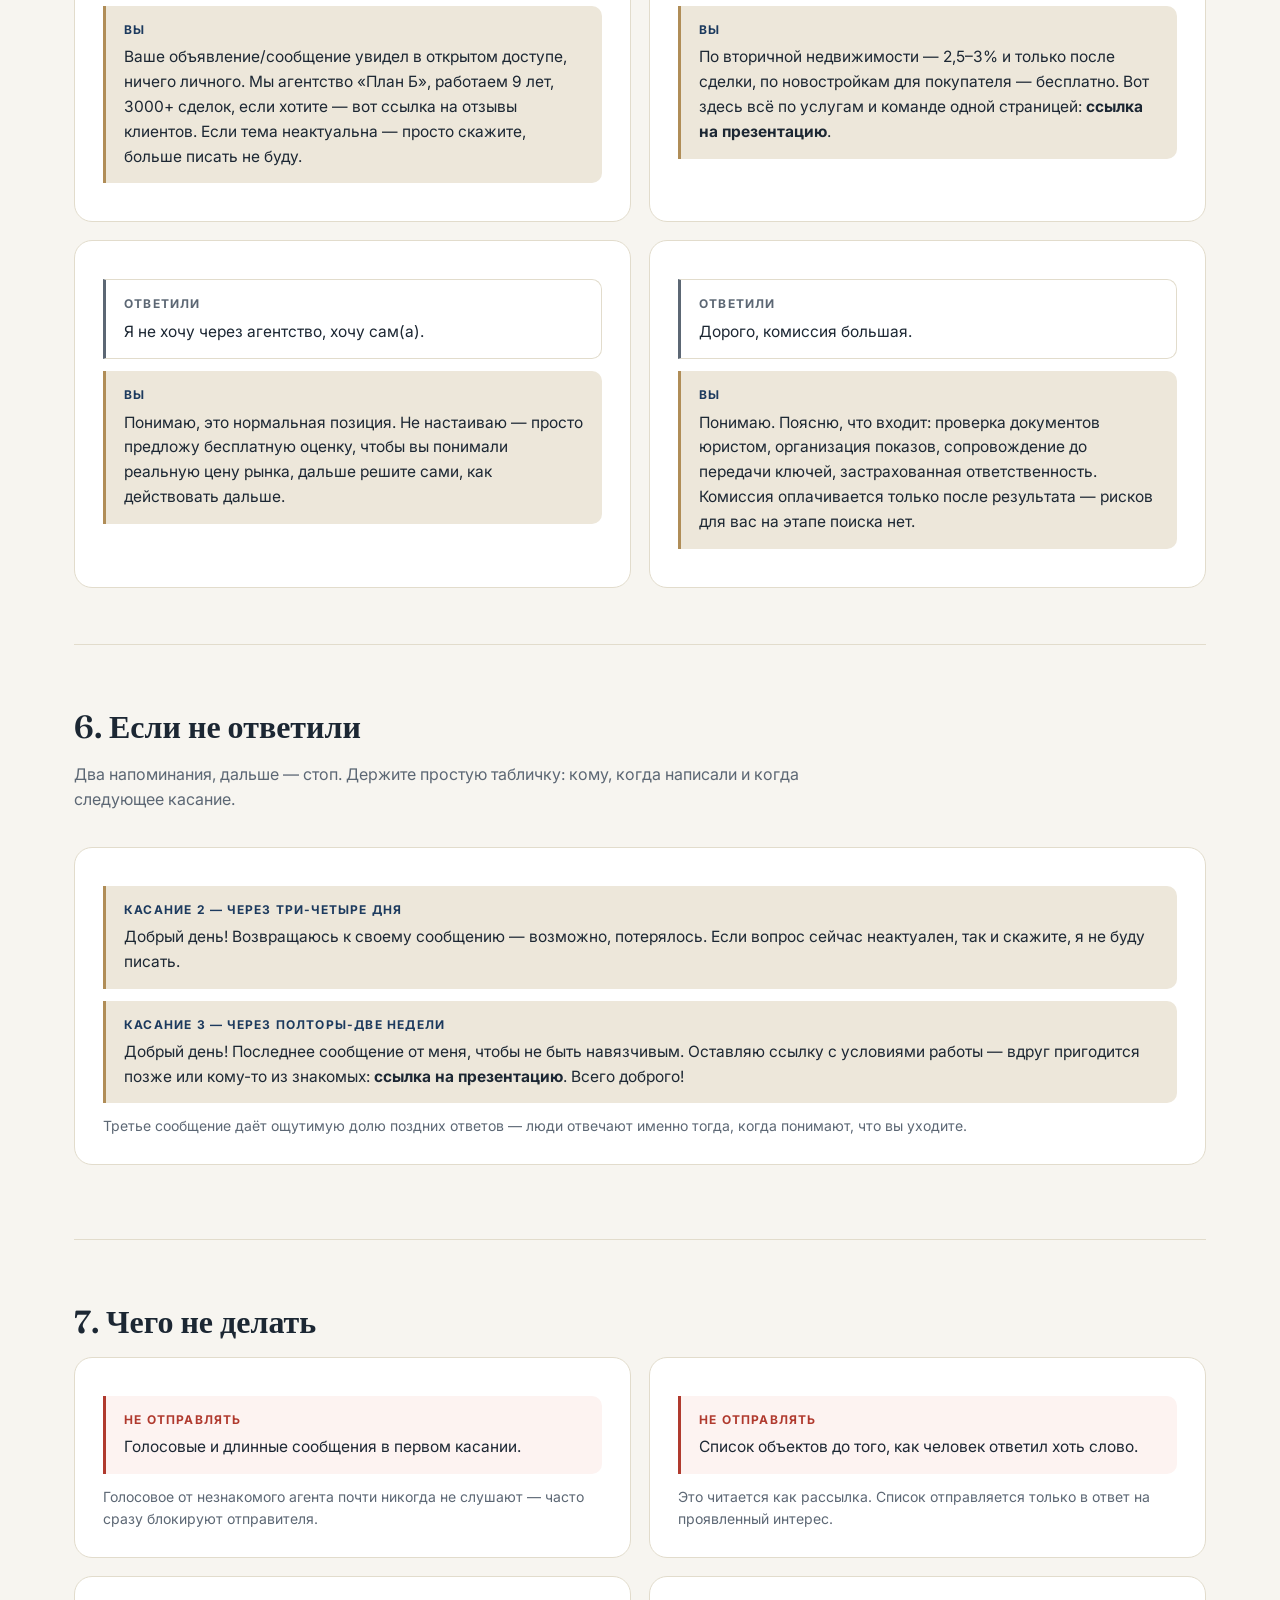
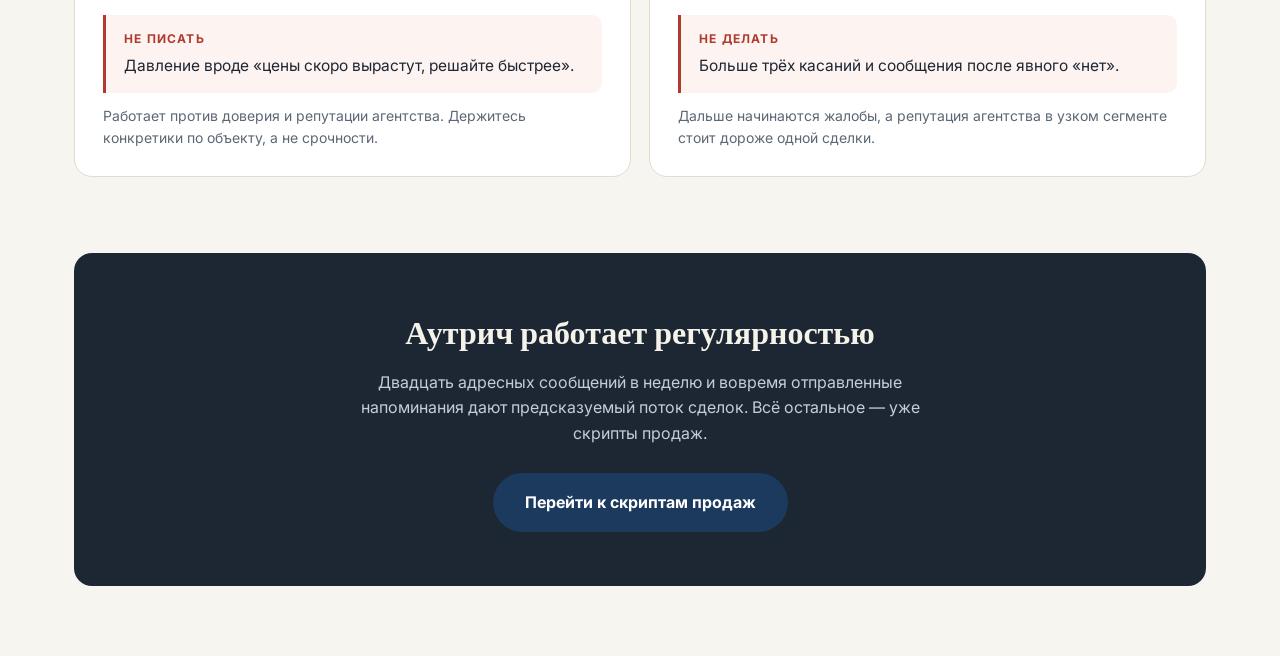
<file: outreach.html>
<!DOCTYPE html>
<html lang="ru">
<head>
<meta charset="UTF-8">
<meta name="viewport" content="width=device-width, initial-scale=1.0">
<title>Скрипт холодных сообщений — План Б</title>
<meta name="description" content="Как писать первыми собственникам, покупателям и партнёрам: сегменты, первое сообщение, ответы на встречные вопросы, цепочка касаний.">
<meta name="robots" content="noindex">
<link rel="preconnect" href="https://fonts.googleapis.com">
<link rel="preconnect" href="https://fonts.gstatic.com" crossorigin>
<link href="https://fonts.googleapis.com/css2?family=Fraunces:opsz,wght@9..144,500;9..144,600;9..144,700&family=Inter:wght@400;500;600;700;800&display=swap" rel="stylesheet">
<link rel="stylesheet" href="styles.css">
<link rel="stylesheet" href="materials.css">
</head>
<body>

<div class="doc-bar">
  <div class="doc-bar__inner">
    <a href="index.html" class="doc-bar__back">← <span>Назад на сайт</span></a>
    <div class="doc-bar__actions">
      <a href="materials.html" class="btn btn--ghost">Все материалы</a>
      <a href="scripts.html" class="btn btn--ghost">Скрипты продаж</a>
      <button class="btn btn--primary" onclick="window.print()">Сохранить в PDF</button>
    </div>
  </div>
</div>

<div class="container">

  <section class="doc-hero">
    <p class="eyebrow">Материал для внутреннего пользования</p>
    <h1>Скрипт холодных сообщений: как писать первыми</h1>
    <p class="doc-hero__lead">Входящие заявки — поток, который вы не контролируете. Аутрич — то, что можно включить в любой момент, когда нужны новые объекты в базу или покупатели на конкретную квартиру. Здесь — кому писать, что писать в первом сообщении и как довести переписку до звонка, не превращаясь в спам.</p>
    <nav class="toc">
      <a href="#who">Кому писать</a>
      <a href="#rules">Правила</a>
      <a href="#first">Первое сообщение</a>
      <a href="#partners">Партнёрам и застройщикам</a>
      <a href="#answers">Встречные вопросы</a>
      <a href="#followup">Если молчат</a>
      <a href="#stop">Чего не делать</a>
    </nav>
  </section>

  <section class="doc-section" id="who">
    <h2>1. Кому писать</h2>
    <p class="doc-section__lead">Два разных направления. Прямое — пишем собственникам и покупателям, у которых прямо сейчас есть задача. Партнёрское — договариваемся с теми, у кого уже есть доступ к нужной аудитории или объектам.</p>

    <div class="grid-2">
      <div class="card">
        <span class="tag">Прямые клиенты</span>
        <p class="card__title">У кого уже есть задача с недвижимостью</p>
        <ul class="ul">
          <li><b>Собственники, продающие квартиру самостоятельно</b> — объявления на Авито и Циан без агентства, которые висят больше месяца.</li>
          <li><b>Покупатели в тематических чатах и группах</b> — люди, которые публично пишут «ищу однушку в Москве до 12 млн» под постами в районных пабликах.</li>
          <li><b>Клиенты из старой базы, которые не завершили сделку</b> — смотрели варианты полгода-год назад, но не купили и не продали.</li>
          <li><b>Те, кто интересовался ипотекой, но не дошёл до одобрения</b> — писали про программы, но не завершили оформление.</li>
        </ul>
      </div>
      <div class="card">
        <span class="tag">Партнёры и застройщики</span>
        <p class="card__title">У кого нужный доступ уже есть</p>
        <ul class="ul">
          <li><b>Отделы продаж застройщиков</b> — предложение по аккредитации и приводу клиентов на новостройки.</li>
          <li><b>Ипотечные менеджеры банков</b> — обмен клиентами: вы приводите заёмщиков, они — тех, кому нужен подбор жилья.</li>
          <li><b>Юристы по наследству и разделу имущества</b> — их клиентам часто нужно быстро продать унаследованную или совместную недвижимость.</li>
          <li><b>Собственники других агентств в регионах</b> — обмен клиентами, которые переезжают между городами.</li>
        </ul>
      </div>
    </div>
  </section>

  <section class="doc-section" id="rules">
    <h2>2. Четыре правила, без которых аутрич не работает</h2>
    <div class="grid-2">
      <div class="card">
        <p class="card__title">Повод важнее текста</p>
        <p>В первом сообщении должно быть видно, почему вы пишете именно этому человеку. «Видел ваше объявление на Авито, висит уже два месяца» работает, «здравствуйте, предлагаю услуги агентства» — нет.</p>
      </div>
      <div class="card">
        <p class="card__title">Ничего не продавать в первом сообщении</p>
        <p>Цель первого касания — получить ответ. Условия и комиссия называются только после того, как человек написал вам хоть слово.</p>
      </div>
      <div class="card">
        <p class="card__title">Короткое сообщение и один вопрос в конце</p>
        <p>Три-четыре строки максимум. Один вопрос, на который легко ответить «да» или «нет».</p>
      </div>
      <div class="card">
        <p class="card__title">Объём вместо надежды</p>
        <p>Ответ приходит примерно на каждое пятое–десятое сообщение. Двадцать сообщений в неделю дают стабильный поток разговоров, три — не дают ничего.</p>
      </div>
    </div>
    <div class="tip">
      <strong>Куда вести:</strong> в конце разговора отправляйте одну ссылку — на презентацию услуг. Она отвечает на вопросы про условия и команду лучше, чем длинное сообщение.
    </div>
  </section>

  <section class="doc-section" id="first">
    <h2>3. Первое сообщение — по сегментам</h2>
    <p class="doc-section__lead">Каждый вариант заканчивается лёгким вопросом. Отвечать на такое проще, чем игнорировать.</p>

    <div class="card">
      <span class="tag">Объявление без агентства</span>
      <p class="card__title">Собственнику, который продаёт сам</p>
      <div class="say">
        <span class="say__who">Сообщение</span>
        Добрый день! Увидел ваше объявление по квартире на [улица] — вижу, что оно уже [срок] висит без изменений. У нас в агентстве проходит примерно [срок] на аналогичные объекты. Если интересно — могу бесплатно оценить, что можно улучшить в подаче или цене, ни к чему не обязывает. Актуально ещё?
      </div>
      <p class="card__note">Работает конкретика из объявления: адрес, срок размещения. Человек видит, что вы прочитали именно его объявление, а не разослали одно и то же всем подряд.</p>
    </div>

    <div class="card">
      <span class="tag">Ищет квартиру в чате</span>
      <p class="card__title">Покупателю, который написал в паблике</p>
      <div class="say">
        <span class="say__who">Сообщение</span>
        Добрый день! Видел ваш запрос на однушку до [бюджет] — у нас есть несколько подходящих вариантов в базе, часть ещё не выставлена в открытый доступ. Подобрать и прислать список?
      </div>
    </div>

    <div class="card">
      <span class="tag">Реактивация</span>
      <p class="card__title">Клиенту из старой базы, который не завершил сделку</p>
      <div class="say">
        <span class="say__who">Сообщение</span>
        Добрый день! Мы общались какое-то время назад по вопросу [покупки/продажи квартиры]. Решил уточнить, как сейчас дела — вопрос решился или ещё актуален? Если актуален — за это время появились новые варианты, могу показать.
      </div>
      <p class="card__note">Самый дешёвый источник сделок. Раз в квартал проходите по всем старым перепискам — это несколько часов работы и обычно несколько вернувшихся клиентов.</p>
    </div>

    <div class="card">
      <span class="tag">Интересовался ипотекой</span>
      <p class="card__title">Тем, кто спрашивал про программы, но не дошёл до одобрения</p>
      <div class="say">
        <span class="say__who">Сообщение</span>
        Добрый день! Вы интересовались ипотекой некоторое время назад. У нас сейчас появились новые условия у нескольких банков-партнёров — возможно, будет выгоднее того, что рассматривали тогда. Актуально пересчитать?
      </div>
    </div>
  </section>

  <section class="doc-section" id="partners">
    <h2>4. Партнёрам и застройщикам</h2>
    <p class="doc-section__lead">Здесь нельзя выглядеть просящим. Вы приходите не за доступом к клиентам, а с предложением обмена — и это должно читаться с первой строки.</p>

    <div class="card">
      <p class="card__title">Отделу продаж застройщика</p>
      <div class="say">
        <span class="say__who">Сообщение</span>
        Здравствуйте! Агентство «План Б», работаем на рынке недвижимости 9 лет, 3000+ сделок. Хотим обсудить аккредитацию по вашим объектам — приводим покупателей, для которых услуга бесплатна, что упрощает решение о сделке. Подскажите, к кому обратиться по вопросу партнёрства?
      </div>
    </div>

    <div class="card">
      <p class="card__title">Ипотечному менеджеру банка</p>
      <div class="say">
        <span class="say__who">Сообщение</span>
        Здравствуйте! Я представляю агентство недвижимости «План Б», у нас в команде свой ипотечный брокер и клиенты, которым регулярно нужны программы под разные ситуации. Хотим обсудить сотрудничество по обмену клиентами — интересно обсудить формат?
      </div>
    </div>

    <div class="card">
      <p class="card__title">Юристу по наследству/разделу имущества</p>
      <div class="say">
        <span class="say__who">Сообщение</span>
        Здравствуйте! Часто ваши клиенты после раздела имущества или вступления в наследство сталкиваются с необходимостью быстро продать недвижимость. Мы можем взять на себя оценку и продажу — предлагаю обсудить сотрудничество по рекомендациям в обе стороны.
      </div>
      <p class="card__note">Здесь вы предлагаете ценность, а не просите доступ бесплатно. Отвечают почти всегда.</p>
    </div>
  </section>

  <section class="doc-section" id="answers">
    <h2>5. Ответы на встречные вопросы</h2>

    <div class="grid-2">
      <div class="card">
        <div class="say say--client"><span class="say__who">Ответили</span>А вы кто вообще, откуда контакт?</div>
        <div class="say">
          <span class="say__who">Вы</span>
          Ваше объявление/сообщение увидел в открытом доступе, ничего личного. Мы агентство «План Б», работаем 9 лет, 3000+ сделок, если хотите — вот ссылка на отзывы клиентов. Если тема неактуальна — просто скажите, больше писать не буду.
        </div>
      </div>
      <div class="card">
        <div class="say say--client"><span class="say__who">Ответили</span>Сколько стоят ваши услуги?</div>
        <div class="say">
          <span class="say__who">Вы</span>
          По вторичной недвижимости — 2,5–3% и только после сделки, по новостройкам для покупателя — бесплатно. Вот здесь всё по услугам и команде одной страницей: <b>ссылка на презентацию</b>.
        </div>
      </div>
      <div class="card">
        <div class="say say--client"><span class="say__who">Ответили</span>Я не хочу через агентство, хочу сам(а).</div>
        <div class="say">
          <span class="say__who">Вы</span>
          Понимаю, это нормальная позиция. Не настаиваю — просто предложу бесплатную оценку, чтобы вы понимали реальную цену рынка, дальше решите сами, как действовать дальше.
        </div>
      </div>
      <div class="card">
        <div class="say say--client"><span class="say__who">Ответили</span>Дорого, комиссия большая.</div>
        <div class="say">
          <span class="say__who">Вы</span>
          Понимаю. Поясню, что входит: проверка документов юристом, организация показов, сопровождение до передачи ключей, застрахованная ответственность. Комиссия оплачивается только после результата — рисков для вас на этапе поиска нет.
        </div>
      </div>
    </div>
  </section>

  <section class="doc-section" id="followup">
    <h2>6. Если не ответили</h2>
    <p class="doc-section__lead">Два напоминания, дальше — стоп. Держите простую табличку: кому, когда написали и когда следующее касание.</p>

    <div class="card">
      <div class="say">
        <span class="say__who">Касание 2 — через три-четыре дня</span>
        Добрый день! Возвращаюсь к своему сообщению — возможно, потерялось. Если вопрос сейчас неактуален, так и скажите, я не буду писать.
      </div>
      <div class="say">
        <span class="say__who">Касание 3 — через полторы-две недели</span>
        Добрый день! Последнее сообщение от меня, чтобы не быть навязчивым. Оставляю ссылку с условиями работы — вдруг пригодится позже или кому-то из знакомых: <b>ссылка на презентацию</b>. Всего доброго!
      </div>
      <p class="card__note">Третье сообщение даёт ощутимую долю поздних ответов — люди отвечают именно тогда, когда понимают, что вы уходите.</p>
    </div>
  </section>

  <section class="doc-section" id="stop">
    <h2>7. Чего не делать</h2>
    <div class="grid-2">
      <div class="card">
        <div class="say say--stop"><span class="say__who">Не отправлять</span>Голосовые и длинные сообщения в первом касании.</div>
        <p class="card__note">Голосовое от незнакомого агента почти никогда не слушают — часто сразу блокируют отправителя.</p>
      </div>
      <div class="card">
        <div class="say say--stop"><span class="say__who">Не отправлять</span>Список объектов до того, как человек ответил хоть слово.</div>
        <p class="card__note">Это читается как рассылка. Список отправляется только в ответ на проявленный интерес.</p>
      </div>
      <div class="card">
        <div class="say say--stop"><span class="say__who">Не писать</span>Давление вроде «цены скоро вырастут, решайте быстрее».</div>
        <p class="card__note">Работает против доверия и репутации агентства. Держитесь конкретики по объекту, а не срочности.</p>
      </div>
      <div class="card">
        <div class="say say--stop"><span class="say__who">Не делать</span>Больше трёх касаний и сообщения после явного «нет».</div>
        <p class="card__note">Дальше начинаются жалобы, а репутация агентства в узком сегменте стоит дороже одной сделки.</p>
      </div>
    </div>
  </section>

  <div class="cta-final">
    <h2>Аутрич работает регулярностью</h2>
    <p>Двадцать адресных сообщений в неделю и вовремя отправленные напоминания дают предсказуемый поток сделок. Всё остальное — уже скрипты продаж.</p>
    <a href="scripts.html" class="btn btn--primary btn--lg">Перейти к скриптам продаж</a>
  </div>

</div>

</body>
</html>
</file>
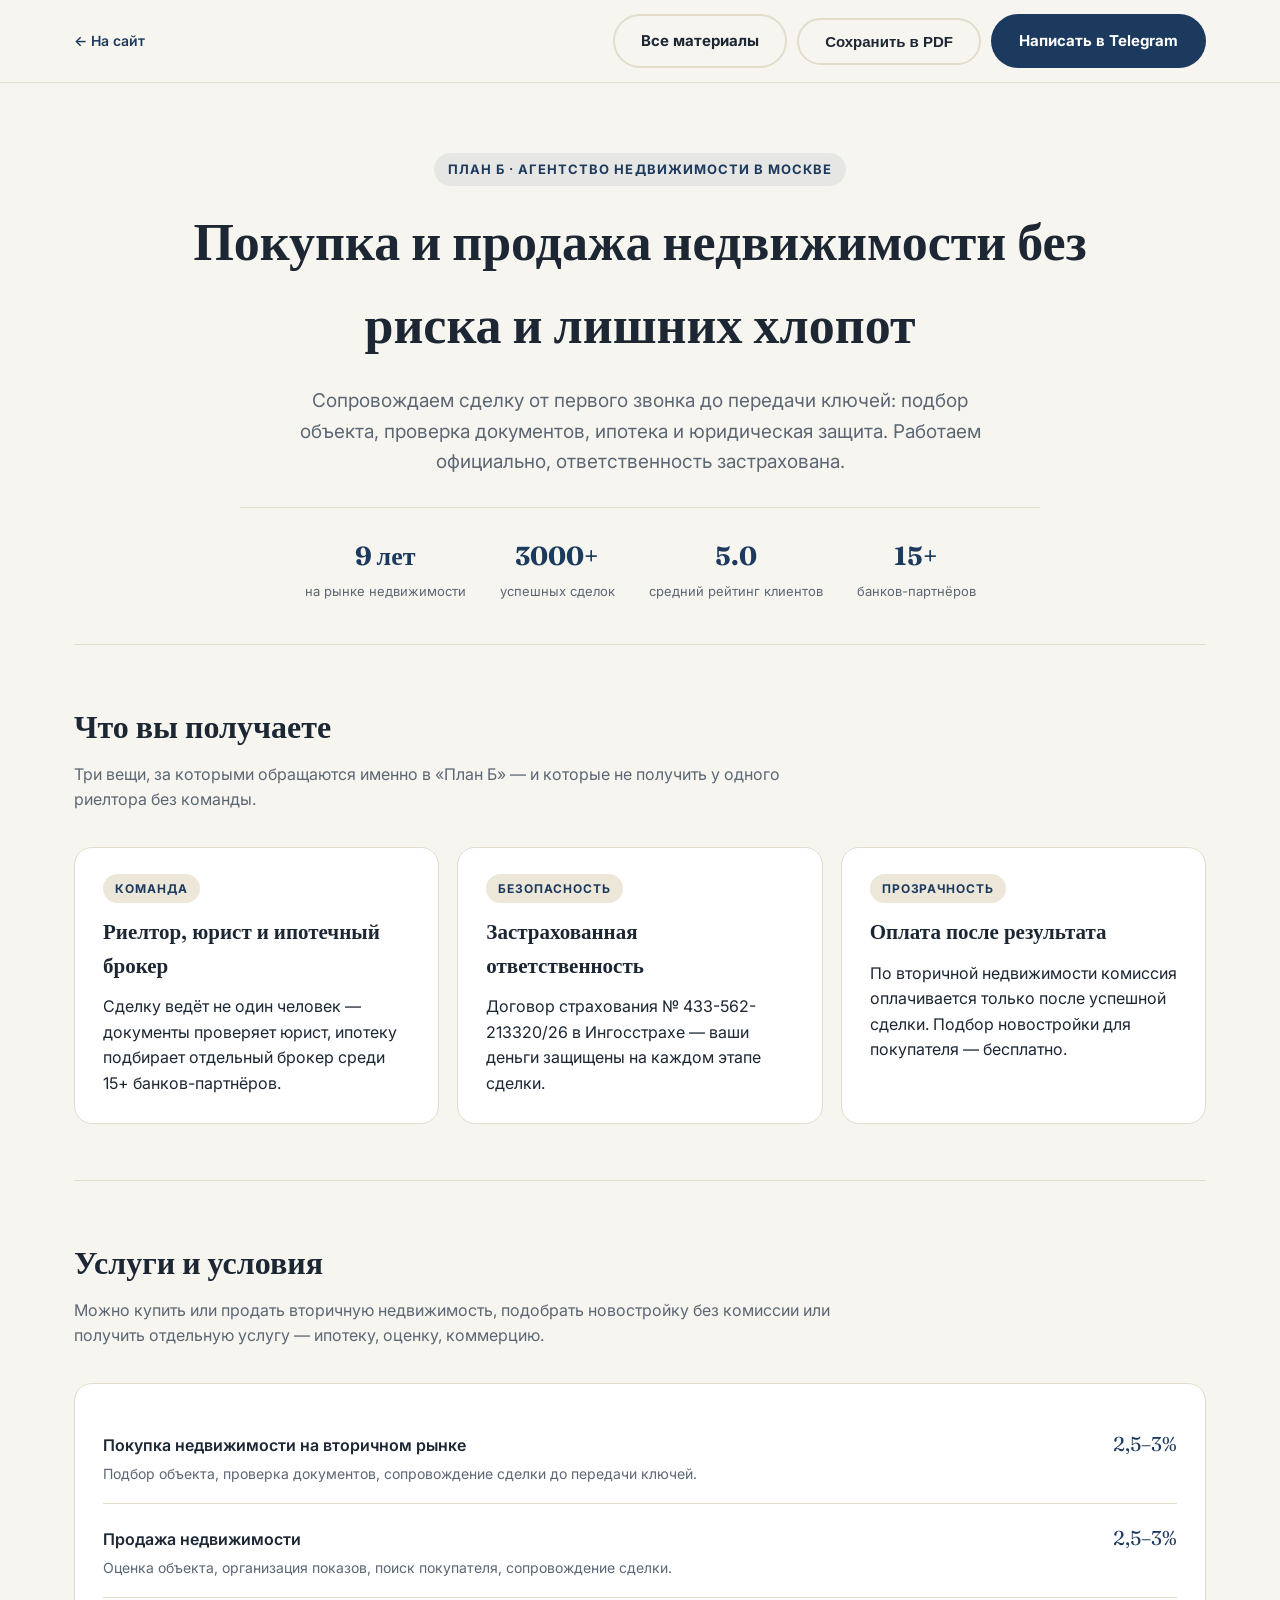
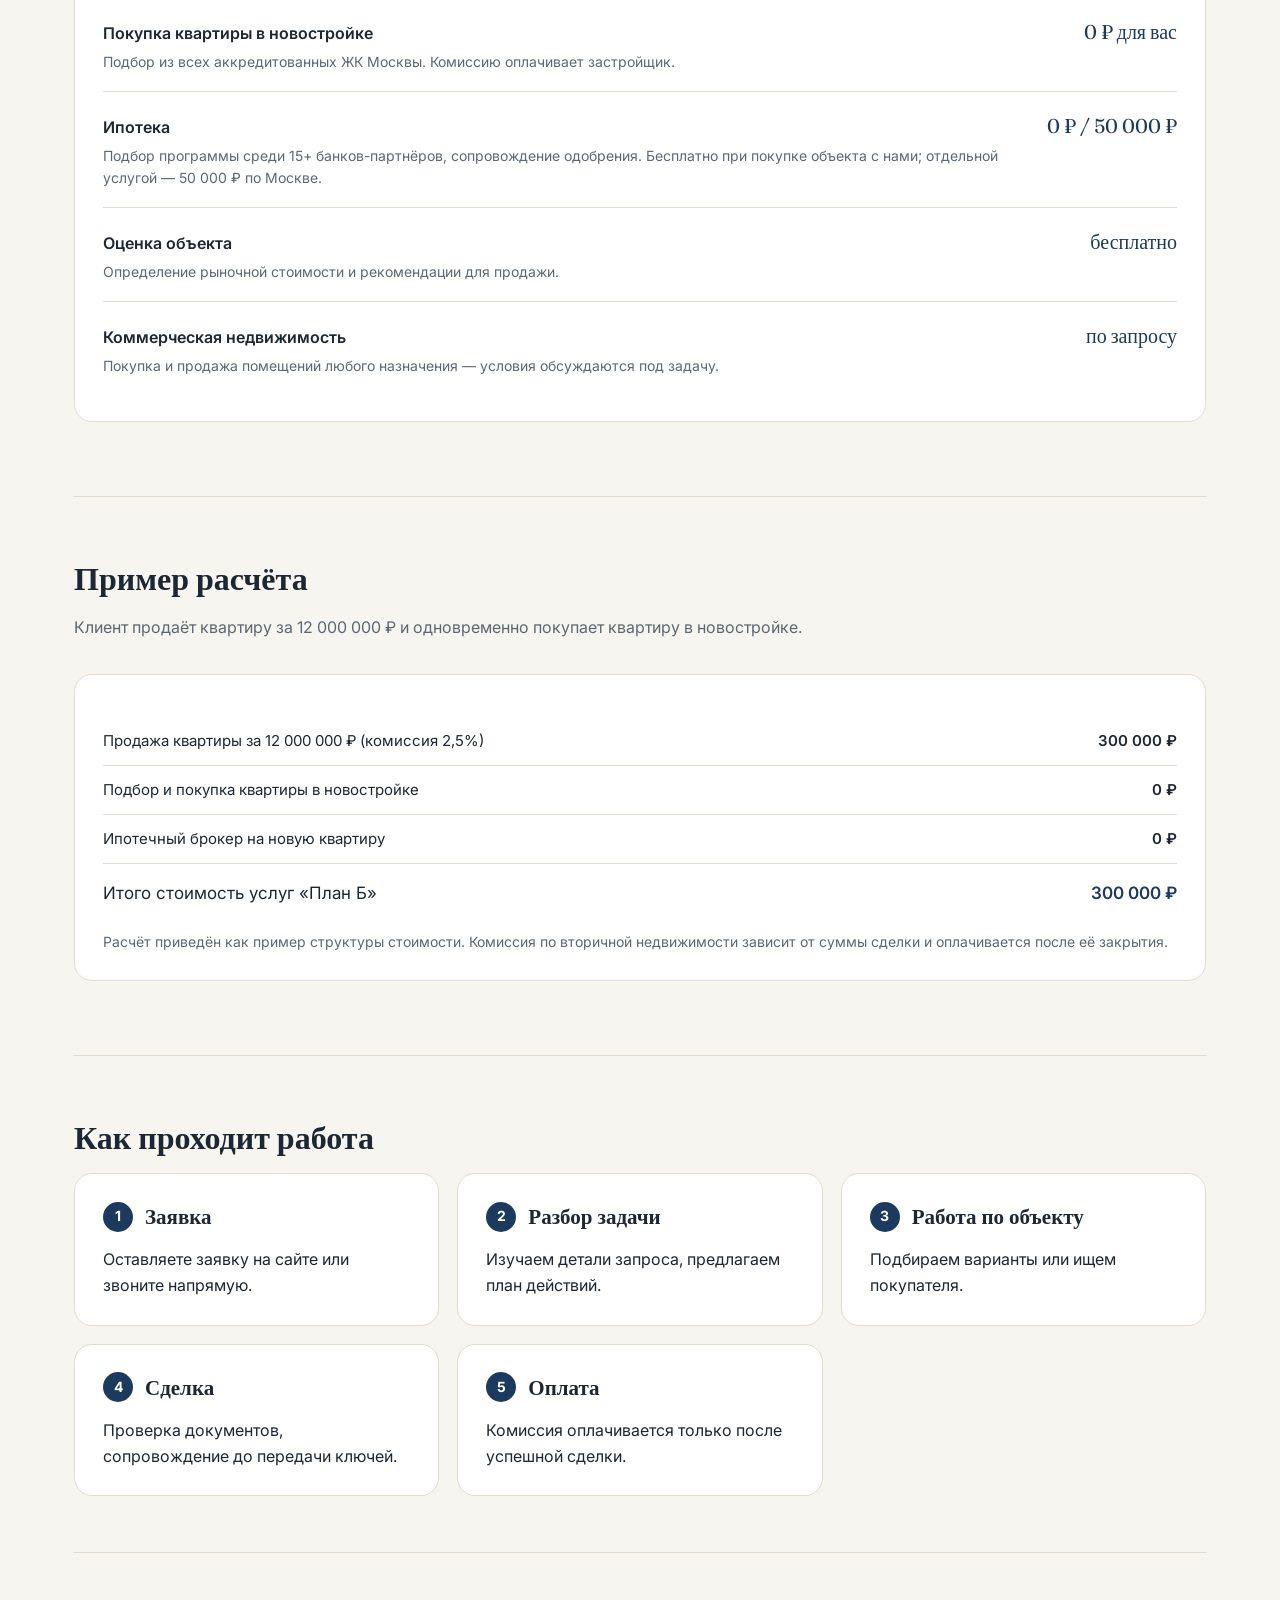
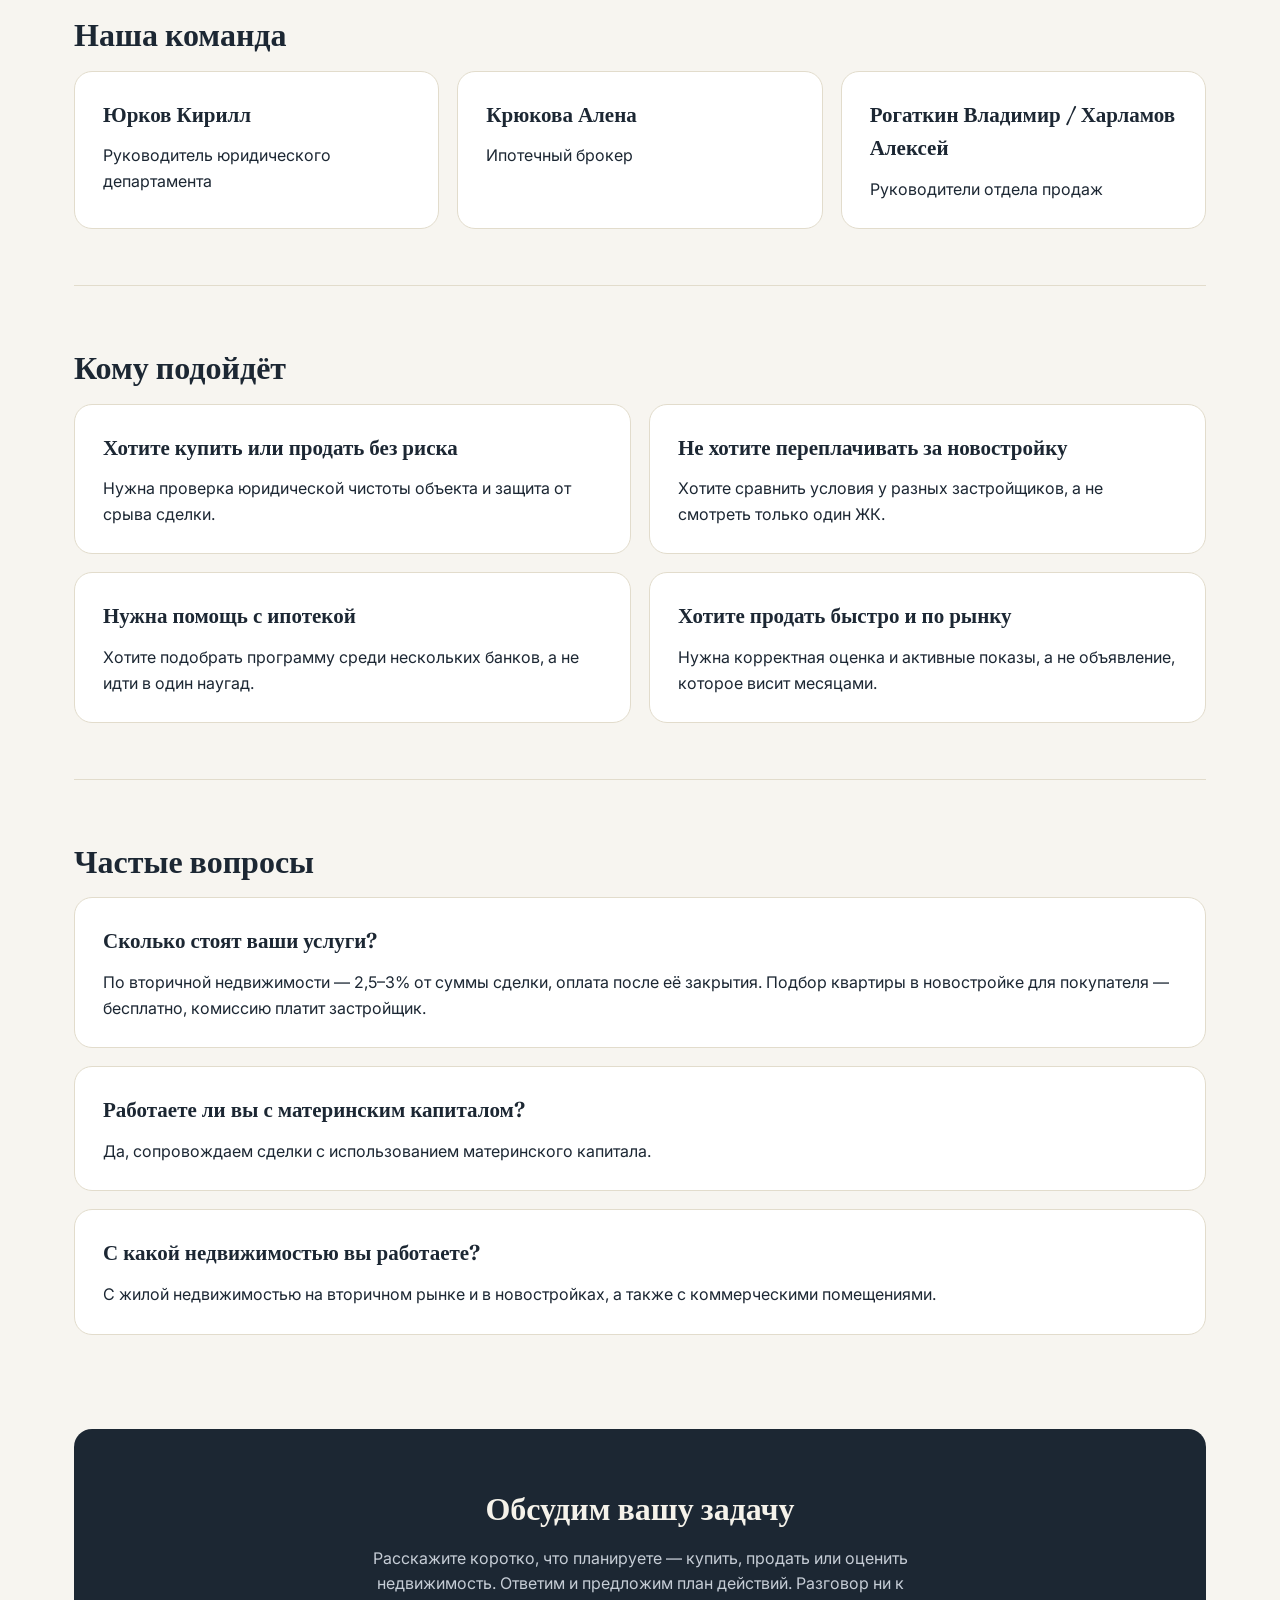
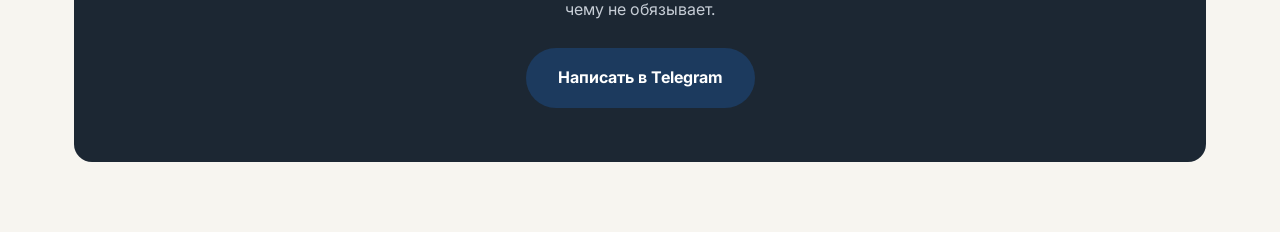
<file: presentation.html>
<!DOCTYPE html>
<html lang="ru">
<head>
<meta charset="UTF-8">
<meta name="viewport" content="width=device-width, initial-scale=1.0">
<title>Презентация услуг — План Б</title>
<meta name="description" content="Покупка, продажа, ипотека и юридическое сопровождение недвижимости. Что входит, сколько стоит и как проходит работа — на одной странице.">
<link rel="preconnect" href="https://fonts.googleapis.com">
<link rel="preconnect" href="https://fonts.gstatic.com" crossorigin>
<link href="https://fonts.googleapis.com/css2?family=Fraunces:opsz,wght@9..144,500;9..144,600;9..144,700&family=Inter:wght@400;500;600;700;800&display=swap" rel="stylesheet">
<link rel="stylesheet" href="styles.css">
<link rel="stylesheet" href="materials.css">
</head>
<body>

<div class="doc-bar">
  <div class="doc-bar__inner">
    <a href="index.html" class="doc-bar__back">← <span>На сайт</span></a>
    <div class="doc-bar__actions">
      <a href="materials.html" class="btn btn--ghost">Все материалы</a>
      <button class="btn btn--ghost" onclick="window.print()">Сохранить в PDF</button>
      <a href="https://t.me/planbnedvizhka_bot" target="_blank" rel="noopener" class="btn btn--primary">Написать в Telegram</a>
    </div>
  </div>
</div>

<div class="container">

  <section class="pitch">
    <p class="eyebrow eyebrow--center">План Б · агентство недвижимости в Москве</p>
    <h1>Покупка и продажа недвижимости без риска и лишних хлопот</h1>
    <p class="pitch__lead">Сопровождаем сделку от первого звонка до передачи ключей: подбор объекта, проверка документов, ипотека и юридическая защита. Работаем официально, ответственность застрахована.</p>
    <div class="pitch__meta">
      <div><b>9 лет</b><span>на рынке недвижимости</span></div>
      <div><b>3000+</b><span>успешных сделок</span></div>
      <div><b>5.0</b><span>средний рейтинг клиентов</span></div>
      <div><b>15+</b><span>банков-партнёров</span></div>
    </div>
  </section>

  <section class="doc-section">
    <h2>Что вы получаете</h2>
    <p class="doc-section__lead">Три вещи, за которыми обращаются именно в «План Б» — и которые не получить у одного риелтора без команды.</p>
    <div class="grid-3">
      <div class="card">
        <span class="tag">Команда</span>
        <p class="card__title">Риелтор, юрист и ипотечный брокер</p>
        <p>Сделку ведёт не один человек — документы проверяет юрист, ипотеку подбирает отдельный брокер среди 15+ банков-партнёров.</p>
      </div>
      <div class="card">
        <span class="tag">Безопасность</span>
        <p class="card__title">Застрахованная ответственность</p>
        <p>Договор страхования № 433-562-213320/26 в Ингосстрахе — ваши деньги защищены на каждом этапе сделки.</p>
      </div>
      <div class="card">
        <span class="tag">Прозрачность</span>
        <p class="card__title">Оплата после результата</p>
        <p>По вторичной недвижимости комиссия оплачивается только после успешной сделки. Подбор новостройки для покупателя — бесплатно.</p>
      </div>
    </div>
  </section>

  <section class="doc-section">
    <h2>Услуги и условия</h2>
    <p class="doc-section__lead">Можно купить или продать вторичную недвижимость, подобрать новостройку без комиссии или получить отдельную услугу — ипотеку, оценку, коммерцию.</p>

    <div class="card">
      <div class="offer">
        <div>
          <span class="offer__name">Покупка недвижимости на вторичном рынке</span>
          <span class="offer__desc">Подбор объекта, проверка документов, сопровождение сделки до передачи ключей.</span>
        </div>
        <span class="offer__price">2,5–3%</span>
      </div>
      <div class="offer">
        <div>
          <span class="offer__name">Продажа недвижимости</span>
          <span class="offer__desc">Оценка объекта, организация показов, поиск покупателя, сопровождение сделки.</span>
        </div>
        <span class="offer__price">2,5–3%</span>
      </div>
      <div class="offer">
        <div>
          <span class="offer__name">Покупка квартиры в новостройке</span>
          <span class="offer__desc">Подбор из всех аккредитованных ЖК Москвы. Комиссию оплачивает застройщик.</span>
        </div>
        <span class="offer__price">0 ₽ для вас</span>
      </div>
      <div class="offer">
        <div>
          <span class="offer__name">Ипотека</span>
          <span class="offer__desc">Подбор программы среди 15+ банков-партнёров, сопровождение одобрения. Бесплатно при покупке объекта с нами; отдельной услугой — 50 000 ₽ по Москве.</span>
        </div>
        <span class="offer__price">0 ₽ / 50 000 ₽</span>
      </div>
      <div class="offer">
        <div>
          <span class="offer__name">Оценка объекта</span>
          <span class="offer__desc">Определение рыночной стоимости и рекомендации для продажи.</span>
        </div>
        <span class="offer__price">бесплатно</span>
      </div>
      <div class="offer">
        <div>
          <span class="offer__name">Коммерческая недвижимость</span>
          <span class="offer__desc">Покупка и продажа помещений любого назначения — условия обсуждаются под задачу.</span>
        </div>
        <span class="offer__price">по запросу</span>
      </div>
    </div>
  </section>

  <section class="doc-section">
    <h2>Пример расчёта</h2>
    <p class="doc-section__lead">Клиент продаёт квартиру за 12 000 000 ₽ и одновременно покупает квартиру в новостройке.</p>
    <div class="card">
      <table class="calc">
        <tr><td>Продажа квартиры за 12 000 000 ₽ (комиссия 2,5%)</td><td>300 000 ₽</td></tr>
        <tr><td>Подбор и покупка квартиры в новостройке</td><td>0 ₽</td></tr>
        <tr><td>Ипотечный брокер на новую квартиру</td><td>0 ₽</td></tr>
        <tr><td>Итого стоимость услуг «План Б»</td><td>300 000 ₽</td></tr>
      </table>
      <p class="card__note">Расчёт приведён как пример структуры стоимости. Комиссия по вторичной недвижимости зависит от суммы сделки и оплачивается после её закрытия.</p>
    </div>
  </section>

  <section class="doc-section">
    <h2>Как проходит работа</h2>
    <div class="grid-3">
      <div class="card">
        <div class="card__head"><span class="card__step">1</span><p class="card__title">Заявка</p></div>
        <p>Оставляете заявку на сайте или звоните напрямую.</p>
      </div>
      <div class="card">
        <div class="card__head"><span class="card__step">2</span><p class="card__title">Разбор задачи</p></div>
        <p>Изучаем детали запроса, предлагаем план действий.</p>
      </div>
      <div class="card">
        <div class="card__head"><span class="card__step">3</span><p class="card__title">Работа по объекту</p></div>
        <p>Подбираем варианты или ищем покупателя.</p>
      </div>
      <div class="card">
        <div class="card__head"><span class="card__step">4</span><p class="card__title">Сделка</p></div>
        <p>Проверка документов, сопровождение до передачи ключей.</p>
      </div>
      <div class="card">
        <div class="card__head"><span class="card__step">5</span><p class="card__title">Оплата</p></div>
        <p>Комиссия оплачивается только после успешной сделки.</p>
      </div>
    </div>
  </section>

  <section class="doc-section">
    <h2>Наша команда</h2>
    <div class="grid-3">
      <div class="card">
        <p class="card__title">Юрков Кирилл</p>
        <p>Руководитель юридического департамента</p>
      </div>
      <div class="card">
        <p class="card__title">Крюкова Алена</p>
        <p>Ипотечный брокер</p>
      </div>
      <div class="card">
        <p class="card__title">Рогаткин Владимир / Харламов Алексей</p>
        <p>Руководители отдела продаж</p>
      </div>
    </div>
  </section>

  <section class="doc-section">
    <h2>Кому подойдёт</h2>
    <div class="grid-2">
      <div class="card">
        <p class="card__title">Хотите купить или продать без риска</p>
        <p>Нужна проверка юридической чистоты объекта и защита от срыва сделки.</p>
      </div>
      <div class="card">
        <p class="card__title">Не хотите переплачивать за новостройку</p>
        <p>Хотите сравнить условия у разных застройщиков, а не смотреть только один ЖК.</p>
      </div>
      <div class="card">
        <p class="card__title">Нужна помощь с ипотекой</p>
        <p>Хотите подобрать программу среди нескольких банков, а не идти в один наугад.</p>
      </div>
      <div class="card">
        <p class="card__title">Хотите продать быстро и по рынку</p>
        <p>Нужна корректная оценка и активные показы, а не объявление, которое висит месяцами.</p>
      </div>
    </div>
  </section>

  <section class="doc-section">
    <h2>Частые вопросы</h2>
    <div class="card">
      <p class="card__title">Сколько стоят ваши услуги?</p>
      <p>По вторичной недвижимости — 2,5–3% от суммы сделки, оплата после её закрытия. Подбор квартиры в новостройке для покупателя — бесплатно, комиссию платит застройщик.</p>
    </div>
    <div class="card">
      <p class="card__title">Работаете ли вы с материнским капиталом?</p>
      <p>Да, сопровождаем сделки с использованием материнского капитала.</p>
    </div>
    <div class="card">
      <p class="card__title">С какой недвижимостью вы работаете?</p>
      <p>С жилой недвижимостью на вторичном рынке и в новостройках, а также с коммерческими помещениями.</p>
    </div>
  </section>

  <div class="cta-final">
    <h2>Обсудим вашу задачу</h2>
    <p>Расскажите коротко, что планируете — купить, продать или оценить недвижимость. Ответим и предложим план действий. Разговор ни к чему не обязывает.</p>
    <a href="https://t.me/planbnedvizhka_bot" target="_blank" rel="noopener" class="btn btn--primary btn--lg">Написать в Telegram</a>
  </div>

</div>

</body>
</html>
</file>
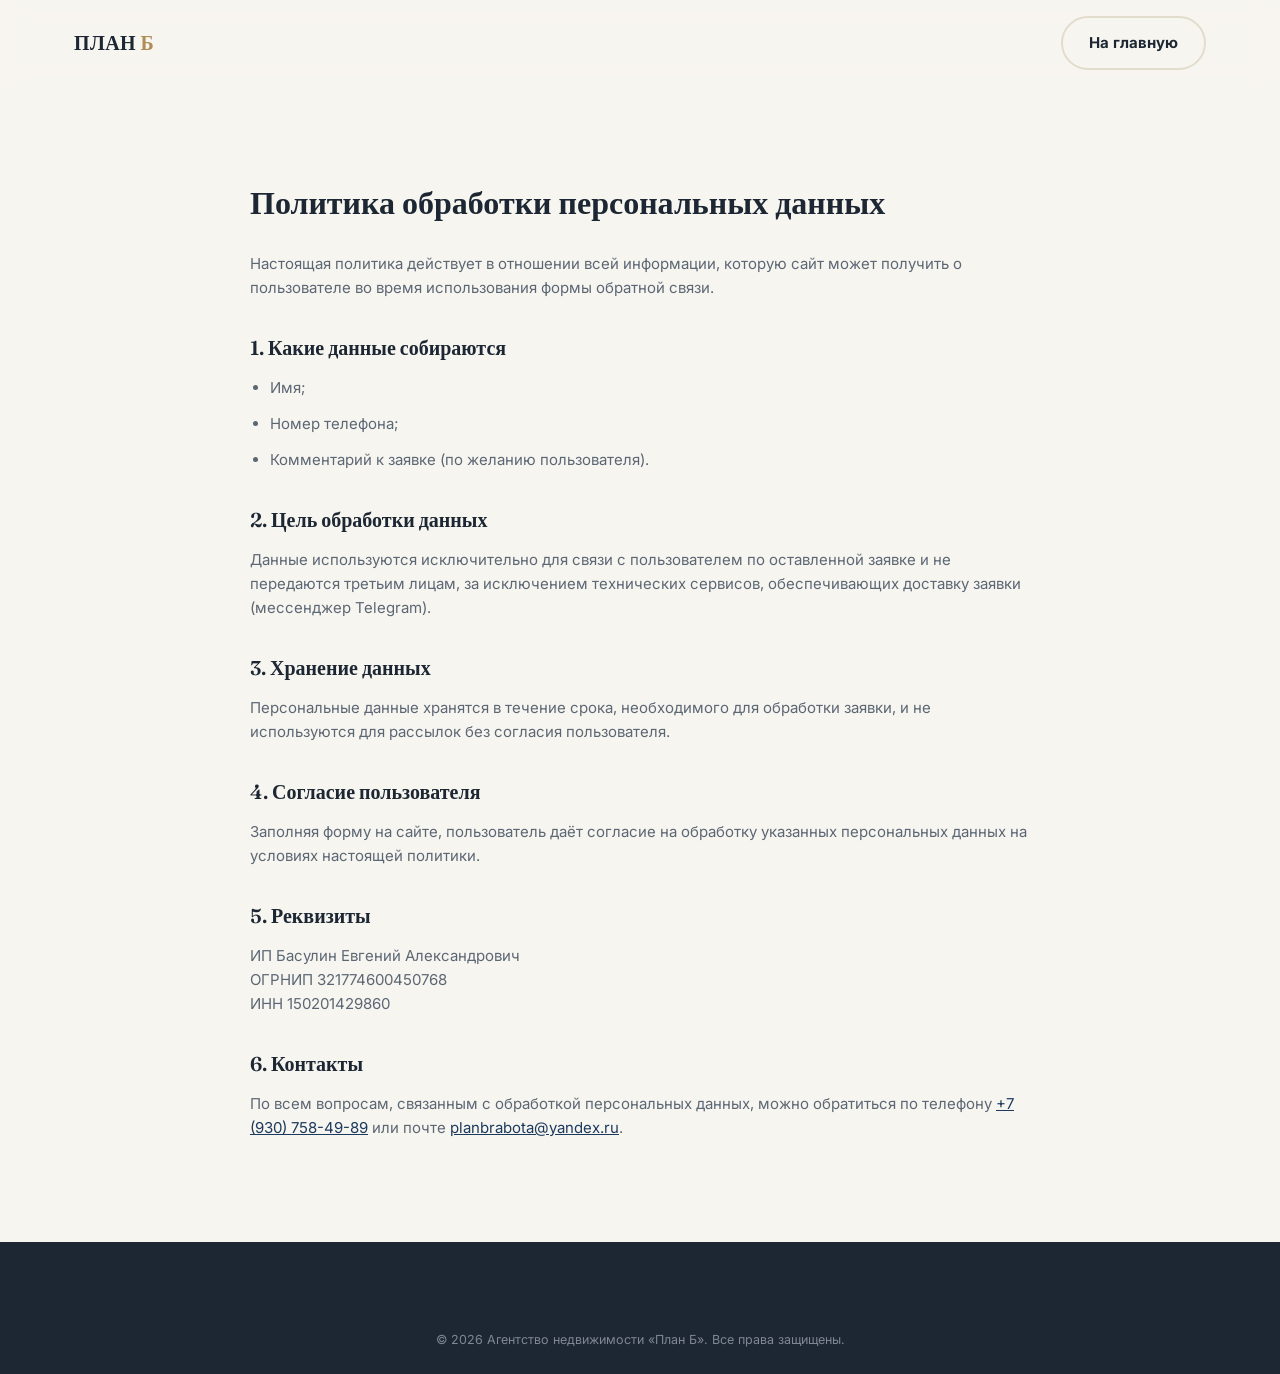
<file: privacy.html>
<!DOCTYPE html>
<html lang="ru">
<head>
<meta charset="UTF-8">
<meta name="viewport" content="width=device-width, initial-scale=1.0">
<title>Политика обработки персональных данных — План Б</title>
<link rel="preconnect" href="https://fonts.googleapis.com">
<link rel="preconnect" href="https://fonts.gstatic.com" crossorigin>
<link href="https://fonts.googleapis.com/css2?family=Fraunces:opsz,wght@9..144,600;9..144,700&family=Inter:wght@400;500;600;700&display=swap" rel="stylesheet">
<link rel="stylesheet" href="styles.css">
<style>
  .legal { padding: 90px 0; max-width: 780px; margin: 0 auto; }
  .legal h1 { font-size: 32px; margin-bottom: 24px; }
  .legal h2 { font-size: 20px; margin: 32px 0 12px; }
  .legal p, .legal li { color: var(--ink-soft); font-size: 15px; margin-bottom: 12px; }
  .legal ul { padding-left: 20px; }
  .legal a { color: var(--accent); text-decoration: underline; }
</style>
</head>
<body>
<header class="header">
  <div class="header__inner container">
    <a href="index.html" class="logo">ПЛАН <span>Б</span></a>
    <a href="index.html" class="btn btn--ghost">На главную</a>
  </div>
</header>
<main class="container">
  <section class="legal">
    <h1>Политика обработки персональных данных</h1>
    <p>Настоящая политика действует в отношении всей информации, которую сайт может получить о пользователе во время использования формы обратной связи.</p>

    <h2>1. Какие данные собираются</h2>
    <ul>
      <li>Имя;</li>
      <li>Номер телефона;</li>
      <li>Комментарий к заявке (по желанию пользователя).</li>
    </ul>

    <h2>2. Цель обработки данных</h2>
    <p>Данные используются исключительно для связи с пользователем по оставленной заявке и не передаются третьим лицам, за исключением технических сервисов, обеспечивающих доставку заявки (мессенджер Telegram).</p>

    <h2>3. Хранение данных</h2>
    <p>Персональные данные хранятся в течение срока, необходимого для обработки заявки, и не используются для рассылок без согласия пользователя.</p>

    <h2>4. Согласие пользователя</h2>
    <p>Заполняя форму на сайте, пользователь даёт согласие на обработку указанных персональных данных на условиях настоящей политики.</p>

    <h2>5. Реквизиты</h2>
    <p>ИП Басулин Евгений Александрович<br>ОГРНИП 321774600450768<br>ИНН 150201429860</p>

    <h2>6. Контакты</h2>
    <p>По всем вопросам, связанным с обработкой персональных данных, можно обратиться по телефону <a href="tel:+79307584989">+7 (930) 758-49-89</a> или почте <a href="mailto:planbrabota@yandex.ru">planbrabota@yandex.ru</a>.</p>
  </section>
</main>
<footer class="footer">
  <div class="container footer__bottom">
    <span>© <span id="year"></span> Агентство недвижимости «План Б». Все права защищены.</span>
  </div>
</footer>
<script>document.getElementById('year').textContent = new Date().getFullYear();</script>
</body>
</html>
</file>
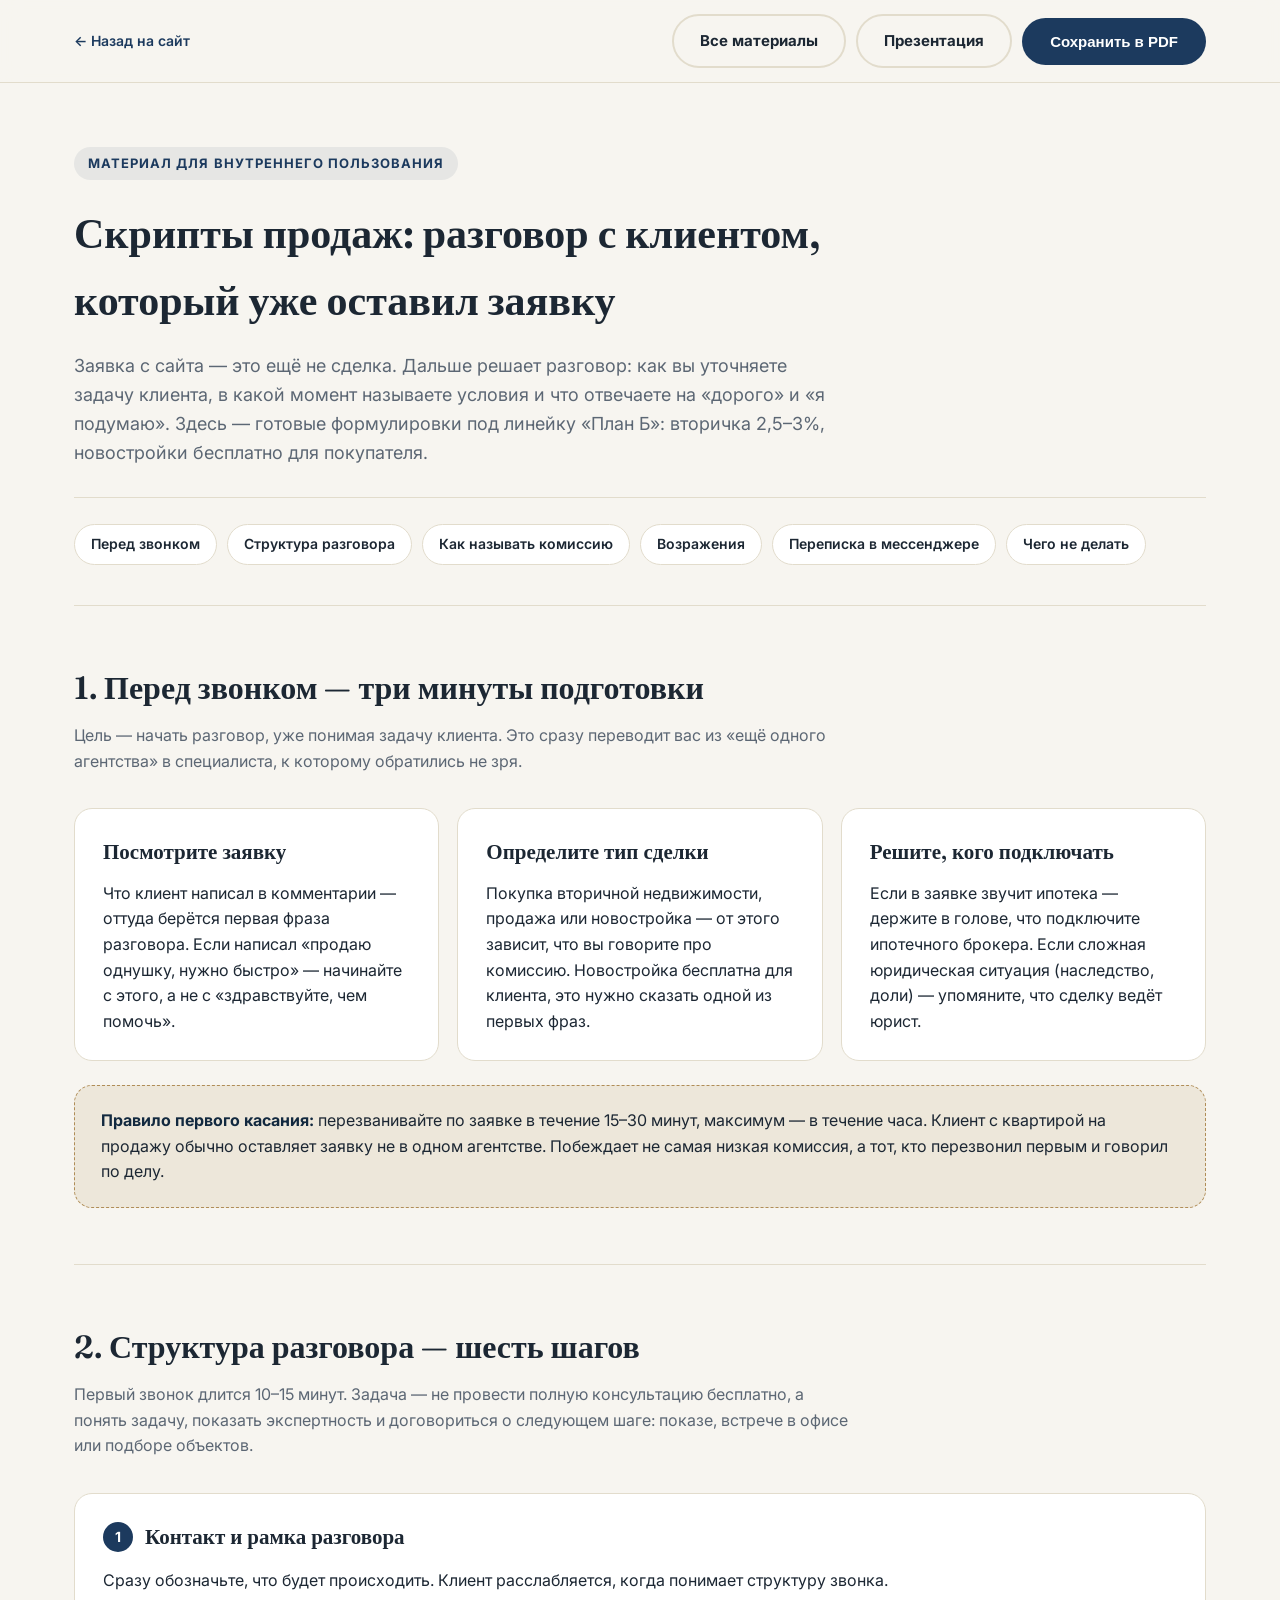
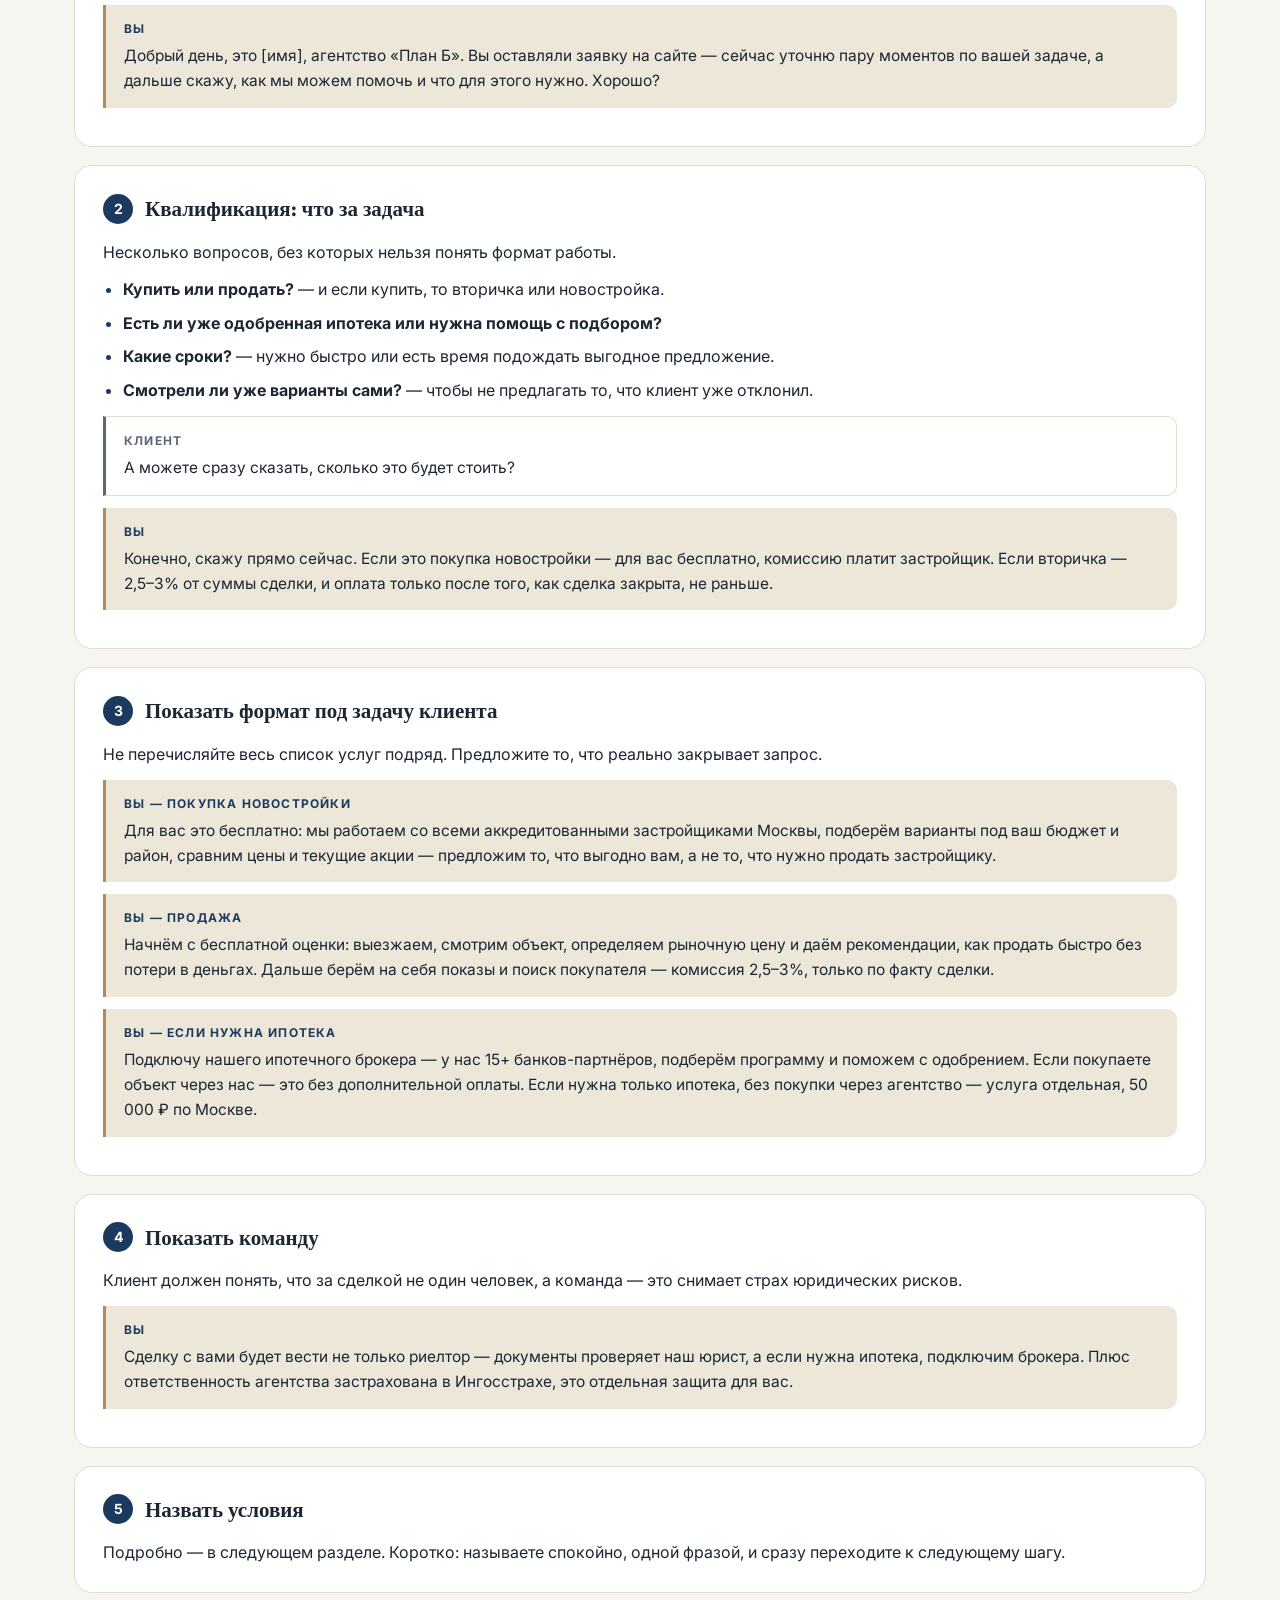
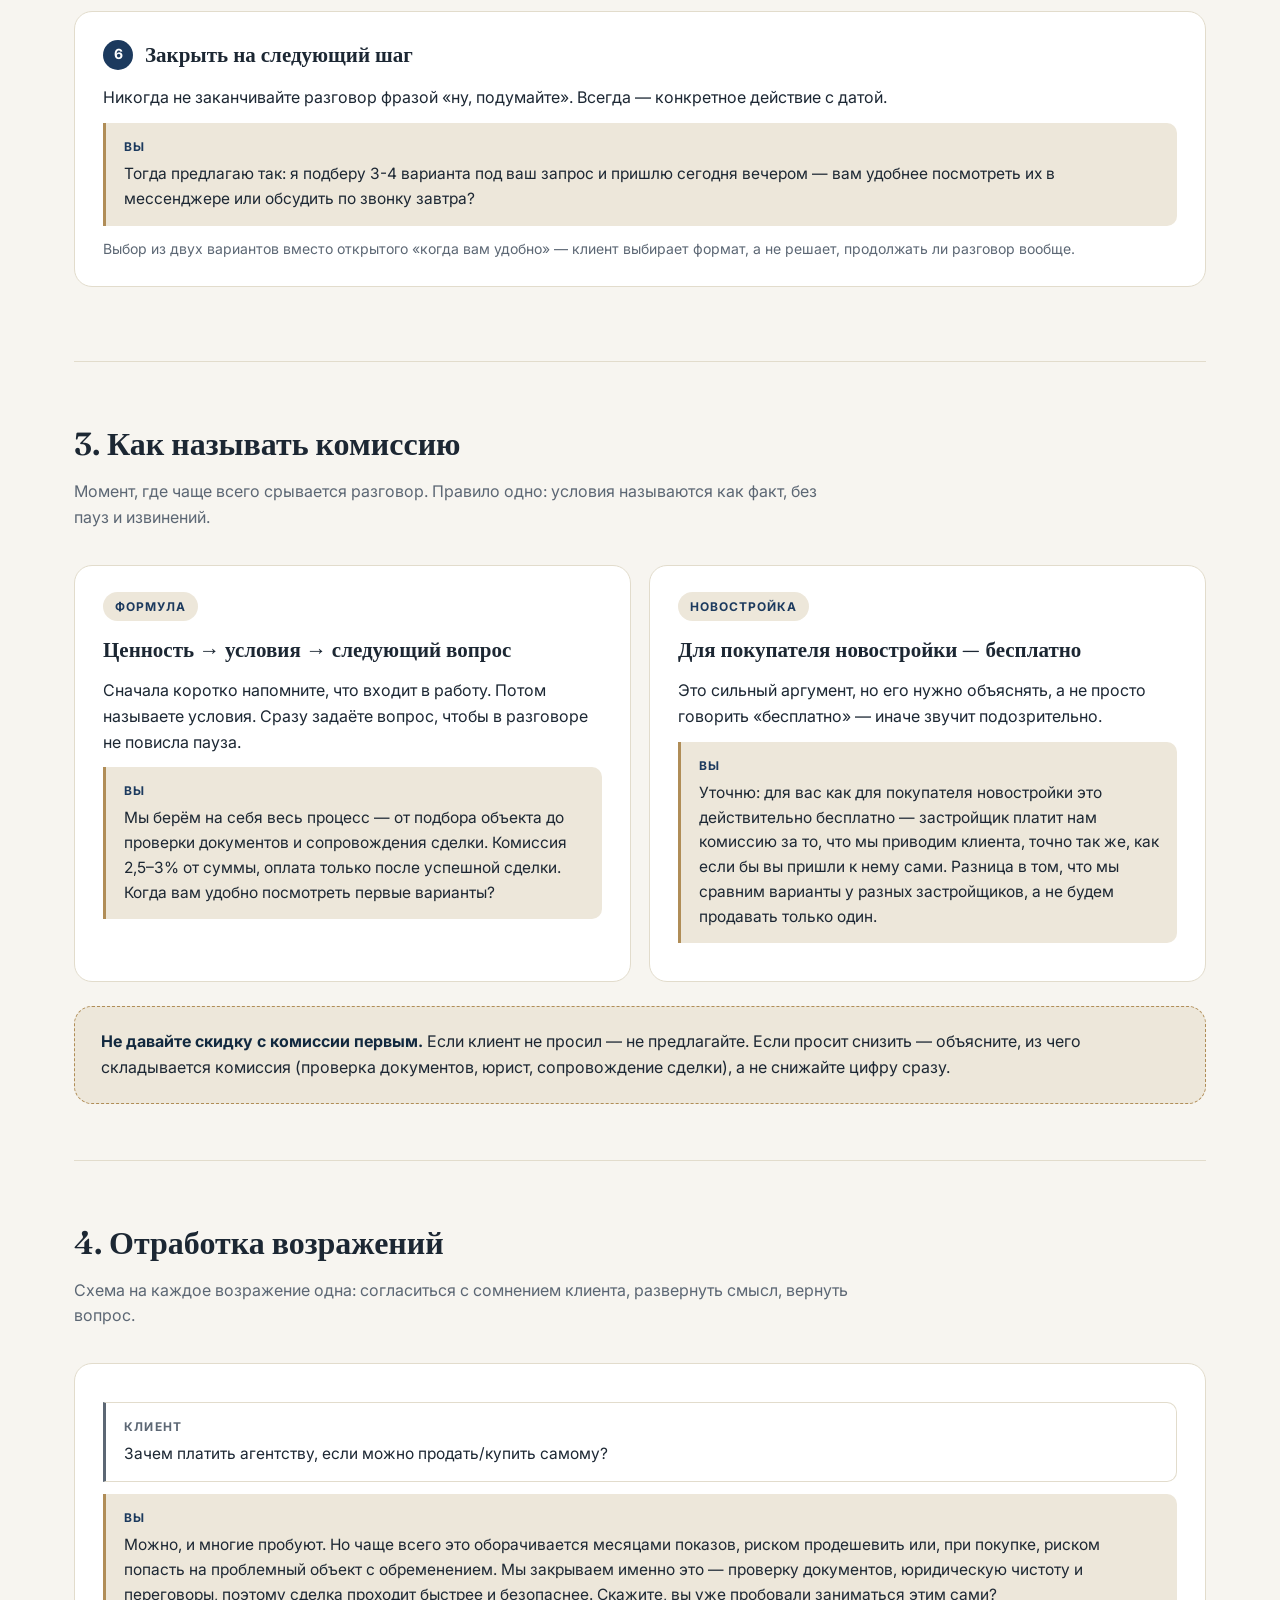
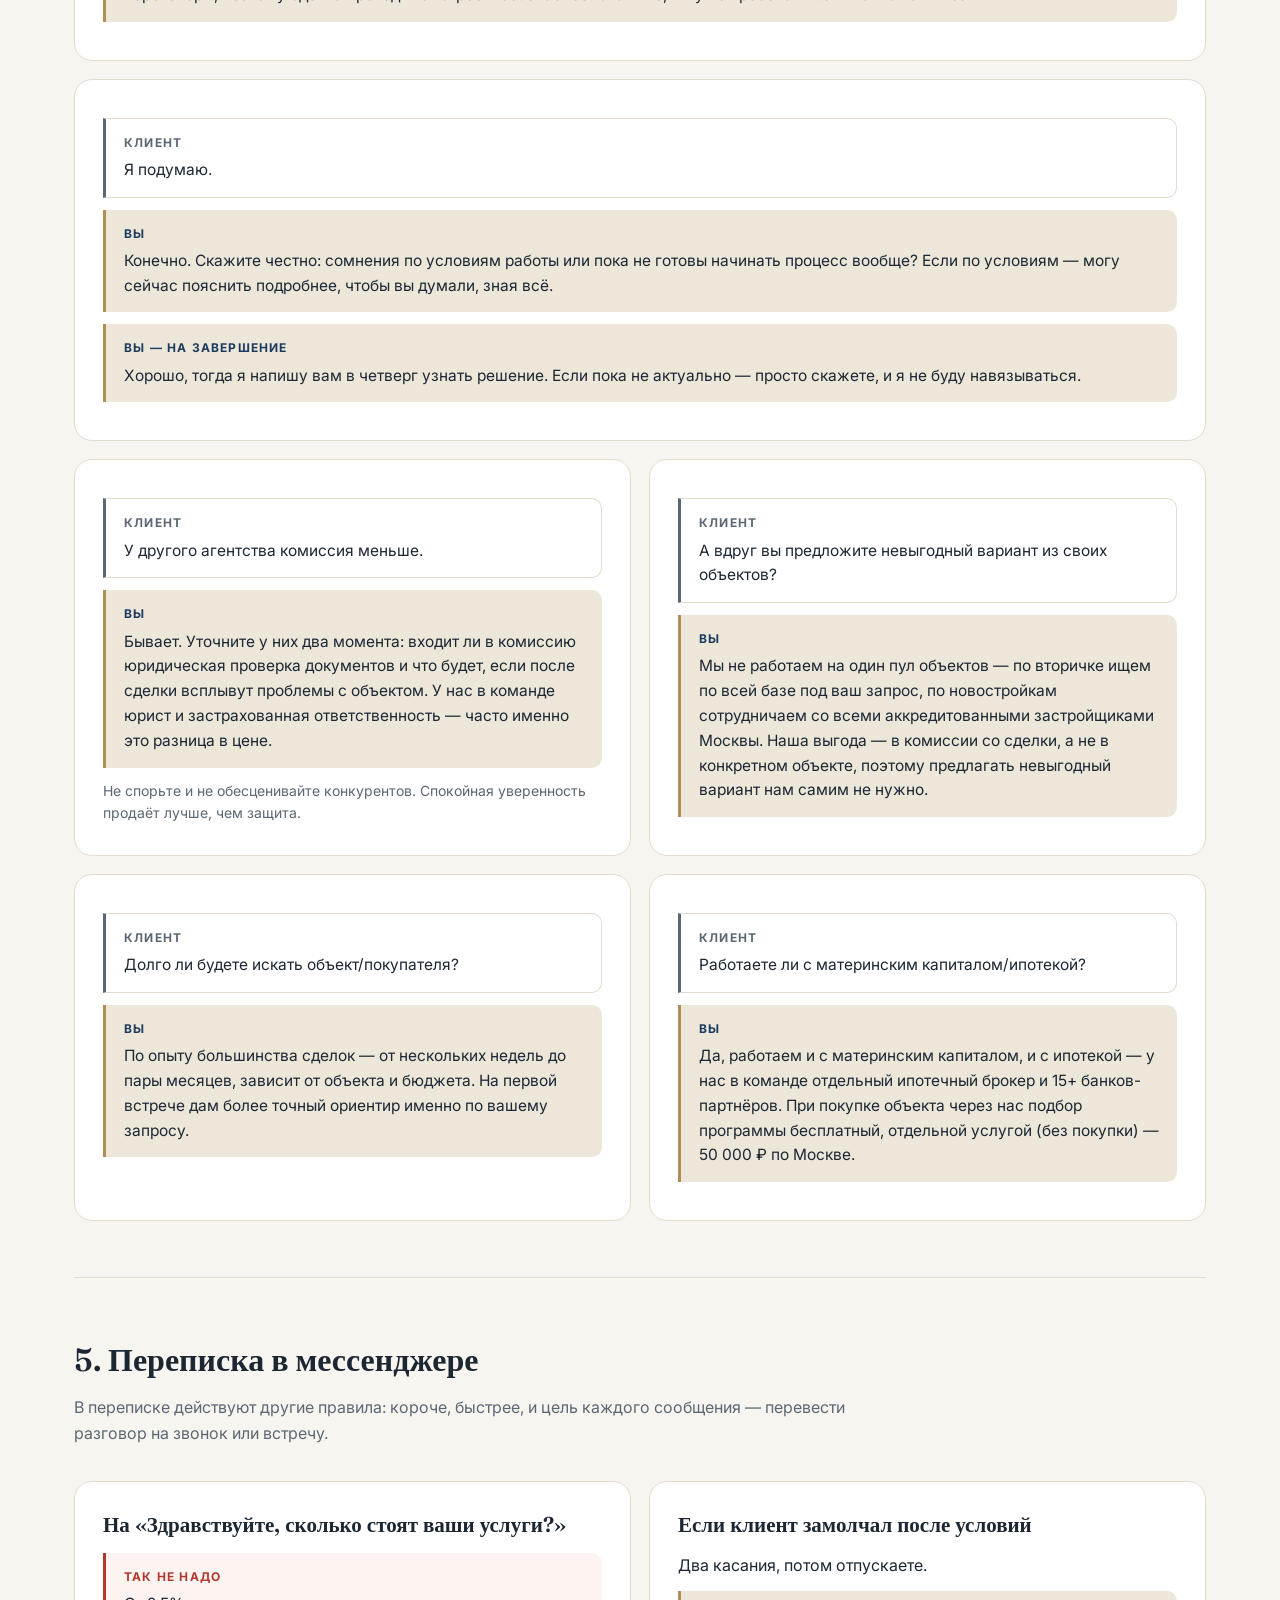
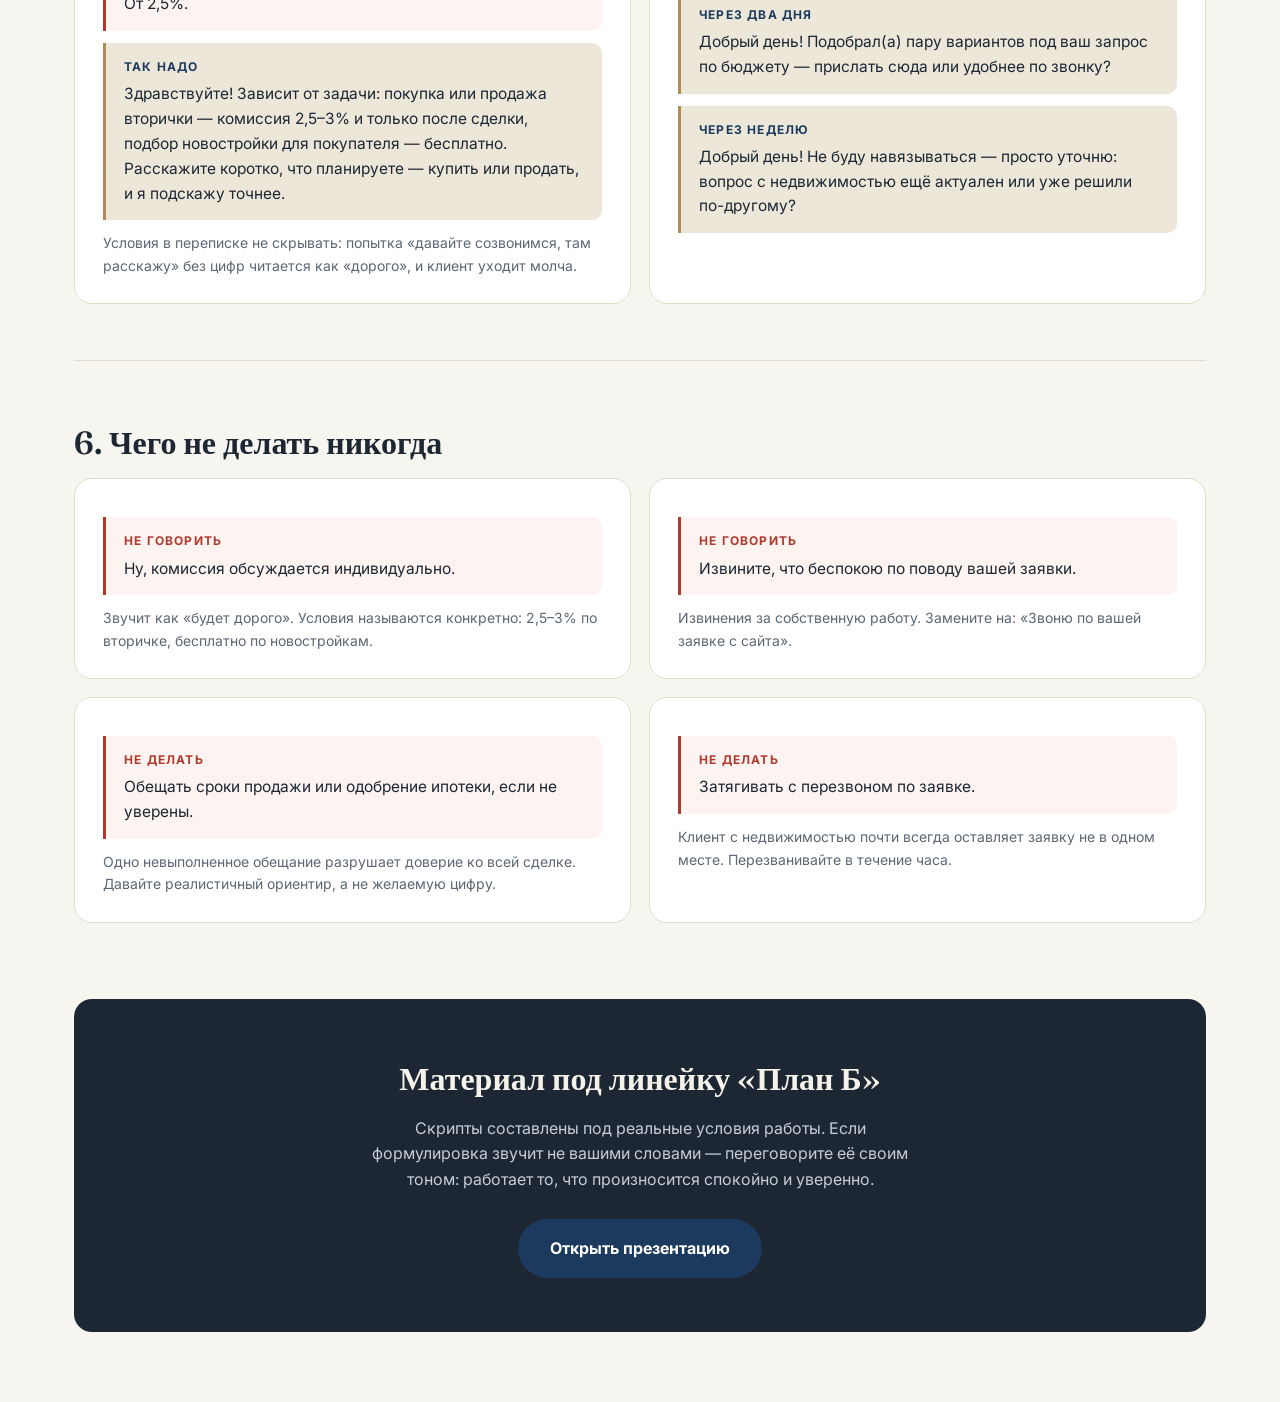
<file: scripts.html>
<!DOCTYPE html>
<html lang="ru">
<head>
<meta charset="UTF-8">
<meta name="viewport" content="width=device-width, initial-scale=1.0">
<title>Скрипты продаж — План Б</title>
<meta name="description" content="Что говорить в переписке и на звонке, когда клиент уже оставил заявку: квалификация, называние комиссии, отработка возражений.">
<meta name="robots" content="noindex">
<link rel="preconnect" href="https://fonts.googleapis.com">
<link rel="preconnect" href="https://fonts.gstatic.com" crossorigin>
<link href="https://fonts.googleapis.com/css2?family=Fraunces:opsz,wght@9..144,500;9..144,600;9..144,700&family=Inter:wght@400;500;600;700;800&display=swap" rel="stylesheet">
<link rel="stylesheet" href="styles.css">
<link rel="stylesheet" href="materials.css">
</head>
<body>

<div class="doc-bar">
  <div class="doc-bar__inner">
    <a href="index.html" class="doc-bar__back">← <span>Назад на сайт</span></a>
    <div class="doc-bar__actions">
      <a href="materials.html" class="btn btn--ghost">Все материалы</a>
      <a href="presentation.html" class="btn btn--ghost">Презентация</a>
      <button class="btn btn--primary" onclick="window.print()">Сохранить в PDF</button>
    </div>
  </div>
</div>

<div class="container">

  <section class="doc-hero">
    <p class="eyebrow">Материал для внутреннего пользования</p>
    <h1>Скрипты продаж: разговор с клиентом, который уже оставил заявку</h1>
    <p class="doc-hero__lead">Заявка с сайта — это ещё не сделка. Дальше решает разговор: как вы уточняете задачу клиента, в какой момент называете условия и что отвечаете на «дорого» и «я подумаю». Здесь — готовые формулировки под линейку «План Б»: вторичка 2,5–3%, новостройки бесплатно для покупателя.</p>
    <nav class="toc">
      <a href="#prep">Перед звонком</a>
      <a href="#call">Структура разговора</a>
      <a href="#price">Как называть комиссию</a>
      <a href="#objections">Возражения</a>
      <a href="#chat">Переписка в мессенджере</a>
      <a href="#stop">Чего не делать</a>
    </nav>
  </section>

  <section class="doc-section" id="prep">
    <h2>1. Перед звонком — три минуты подготовки</h2>
    <p class="doc-section__lead">Цель — начать разговор, уже понимая задачу клиента. Это сразу переводит вас из «ещё одного агентства» в специалиста, к которому обратились не зря.</p>

    <div class="grid-3">
      <div class="card">
        <p class="card__title">Посмотрите заявку</p>
        <p>Что клиент написал в комментарии — оттуда берётся первая фраза разговора. Если написал «продаю однушку, нужно быстро» — начинайте с этого, а не с «здравствуйте, чем помочь».</p>
      </div>
      <div class="card">
        <p class="card__title">Определите тип сделки</p>
        <p>Покупка вторичной недвижимости, продажа или новостройка — от этого зависит, что вы говорите про комиссию. Новостройка бесплатна для клиента, это нужно сказать одной из первых фраз.</p>
      </div>
      <div class="card">
        <p class="card__title">Решите, кого подключать</p>
        <p>Если в заявке звучит ипотека — держите в голове, что подключите ипотечного брокера. Если сложная юридическая ситуация (наследство, доли) — упомяните, что сделку ведёт юрист.</p>
      </div>
    </div>

    <div class="tip">
      <strong>Правило первого касания:</strong> перезванивайте по заявке в течение 15–30 минут, максимум — в течение часа. Клиент с квартирой на продажу обычно оставляет заявку не в одном агентстве. Побеждает не самая низкая комиссия, а тот, кто перезвонил первым и говорил по делу.
    </div>
  </section>

  <section class="doc-section" id="call">
    <h2>2. Структура разговора — шесть шагов</h2>
    <p class="doc-section__lead">Первый звонок длится 10–15 минут. Задача — не провести полную консультацию бесплатно, а понять задачу, показать экспертность и договориться о следующем шаге: показе, встрече в офисе или подборе объектов.</p>

    <div class="card">
      <div class="card__head"><span class="card__step">1</span><p class="card__title">Контакт и рамка разговора</p></div>
      <p>Сразу обозначьте, что будет происходить. Клиент расслабляется, когда понимает структуру звонка.</p>
      <div class="say">
        <span class="say__who">Вы</span>
        Добрый день, это [имя], агентство «План Б». Вы оставляли заявку на сайте — сейчас уточню пару моментов по вашей задаче, а дальше скажу, как мы можем помочь и что для этого нужно. Хорошо?
      </div>
    </div>

    <div class="card">
      <div class="card__head"><span class="card__step">2</span><p class="card__title">Квалификация: что за задача</p></div>
      <p>Несколько вопросов, без которых нельзя понять формат работы.</p>
      <ul class="ul">
        <li><b>Купить или продать?</b> — и если купить, то вторичка или новостройка.</li>
        <li><b>Есть ли уже одобренная ипотека или нужна помощь с подбором?</b></li>
        <li><b>Какие сроки?</b> — нужно быстро или есть время подождать выгодное предложение.</li>
        <li><b>Смотрели ли уже варианты сами?</b> — чтобы не предлагать то, что клиент уже отклонил.</li>
      </ul>
      <div class="say say--client">
        <span class="say__who">Клиент</span>
        А можете сразу сказать, сколько это будет стоить?
      </div>
      <div class="say">
        <span class="say__who">Вы</span>
        Конечно, скажу прямо сейчас. Если это покупка новостройки — для вас бесплатно, комиссию платит застройщик. Если вторичка — 2,5–3% от суммы сделки, и оплата только после того, как сделка закрыта, не раньше.
      </div>
    </div>

    <div class="card">
      <div class="card__head"><span class="card__step">3</span><p class="card__title">Показать формат под задачу клиента</p></div>
      <p>Не перечисляйте весь список услуг подряд. Предложите то, что реально закрывает запрос.</p>
      <div class="say">
        <span class="say__who">Вы — покупка новостройки</span>
        Для вас это бесплатно: мы работаем со всеми аккредитованными застройщиками Москвы, подберём варианты под ваш бюджет и район, сравним цены и текущие акции — предложим то, что выгодно вам, а не то, что нужно продать застройщику.
      </div>
      <div class="say">
        <span class="say__who">Вы — продажа</span>
        Начнём с бесплатной оценки: выезжаем, смотрим объект, определяем рыночную цену и даём рекомендации, как продать быстро без потери в деньгах. Дальше берём на себя показы и поиск покупателя — комиссия 2,5–3%, только по факту сделки.
      </div>
      <div class="say">
        <span class="say__who">Вы — если нужна ипотека</span>
        Подключу нашего ипотечного брокера — у нас 15+ банков-партнёров, подберём программу и поможем с одобрением. Если покупаете объект через нас — это без дополнительной оплаты. Если нужна только ипотека, без покупки через агентство — услуга отдельная, 50 000 ₽ по Москве.
      </div>
    </div>

    <div class="card">
      <div class="card__head"><span class="card__step">4</span><p class="card__title">Показать команду</p></div>
      <p>Клиент должен понять, что за сделкой не один человек, а команда — это снимает страх юридических рисков.</p>
      <div class="say">
        <span class="say__who">Вы</span>
        Сделку с вами будет вести не только риелтор — документы проверяет наш юрист, а если нужна ипотека, подключим брокера. Плюс ответственность агентства застрахована в Ингосстрахе, это отдельная защита для вас.
      </div>
    </div>

    <div class="card">
      <div class="card__head"><span class="card__step">5</span><p class="card__title">Назвать условия</p></div>
      <p>Подробно — в следующем разделе. Коротко: называете спокойно, одной фразой, и сразу переходите к следующему шагу.</p>
    </div>

    <div class="card">
      <div class="card__head"><span class="card__step">6</span><p class="card__title">Закрыть на следующий шаг</p></div>
      <p>Никогда не заканчивайте разговор фразой «ну, подумайте». Всегда — конкретное действие с датой.</p>
      <div class="say">
        <span class="say__who">Вы</span>
        Тогда предлагаю так: я подберу 3-4 варианта под ваш запрос и пришлю сегодня вечером — вам удобнее посмотреть их в мессенджере или обсудить по звонку завтра?
      </div>
      <p class="card__note">Выбор из двух вариантов вместо открытого «когда вам удобно» — клиент выбирает формат, а не решает, продолжать ли разговор вообще.</p>
    </div>
  </section>

  <section class="doc-section" id="price">
    <h2>3. Как называть комиссию</h2>
    <p class="doc-section__lead">Момент, где чаще всего срывается разговор. Правило одно: условия называются как факт, без пауз и извинений.</p>

    <div class="grid-2">
      <div class="card">
        <span class="tag">Формула</span>
        <p class="card__title">Ценность → условия → следующий вопрос</p>
        <p>Сначала коротко напомните, что входит в работу. Потом называете условия. Сразу задаёте вопрос, чтобы в разговоре не повисла пауза.</p>
        <div class="say">
          <span class="say__who">Вы</span>
          Мы берём на себя весь процесс — от подбора объекта до проверки документов и сопровождения сделки. Комиссия 2,5–3% от суммы, оплата только после успешной сделки. Когда вам удобно посмотреть первые варианты?
        </div>
      </div>
      <div class="card">
        <span class="tag">Новостройка</span>
        <p class="card__title">Для покупателя новостройки — бесплатно</p>
        <p>Это сильный аргумент, но его нужно объяснять, а не просто говорить «бесплатно» — иначе звучит подозрительно.</p>
        <div class="say">
          <span class="say__who">Вы</span>
          Уточню: для вас как для покупателя новостройки это действительно бесплатно — застройщик платит нам комиссию за то, что мы приводим клиента, точно так же, как если бы вы пришли к нему сами. Разница в том, что мы сравним варианты у разных застройщиков, а не будем продавать только один.
        </div>
      </div>
    </div>

    <div class="tip">
      <strong>Не давайте скидку с комиссии первым.</strong> Если клиент не просил — не предлагайте. Если просит снизить — объясните, из чего складывается комиссия (проверка документов, юрист, сопровождение сделки), а не снижайте цифру сразу.
    </div>
  </section>

  <section class="doc-section" id="objections">
    <h2>4. Отработка возражений</h2>
    <p class="doc-section__lead">Схема на каждое возражение одна: согласиться с сомнением клиента, развернуть смысл, вернуть вопрос.</p>

    <div class="card">
      <div class="say say--client"><span class="say__who">Клиент</span>Зачем платить агентству, если можно продать/купить самому?</div>
      <div class="say">
        <span class="say__who">Вы</span>
        Можно, и многие пробуют. Но чаще всего это оборачивается месяцами показов, риском продешевить или, при покупке, риском попасть на проблемный объект с обременением. Мы закрываем именно это — проверку документов, юридическую чистоту и переговоры, поэтому сделка проходит быстрее и безопаснее. Скажите, вы уже пробовали заниматься этим сами?
      </div>
    </div>

    <div class="card">
      <div class="say say--client"><span class="say__who">Клиент</span>Я подумаю.</div>
      <div class="say">
        <span class="say__who">Вы</span>
        Конечно. Скажите честно: сомнения по условиям работы или пока не готовы начинать процесс вообще? Если по условиям — могу сейчас пояснить подробнее, чтобы вы думали, зная всё.
      </div>
      <div class="say">
        <span class="say__who">Вы — на завершение</span>
        Хорошо, тогда я напишу вам в четверг узнать решение. Если пока не актуально — просто скажете, и я не буду навязываться.
      </div>
    </div>

    <div class="grid-2">
      <div class="card">
        <div class="say say--client"><span class="say__who">Клиент</span>У другого агентства комиссия меньше.</div>
        <div class="say">
          <span class="say__who">Вы</span>
          Бывает. Уточните у них два момента: входит ли в комиссию юридическая проверка документов и что будет, если после сделки всплывут проблемы с объектом. У нас в команде юрист и застрахованная ответственность — часто именно это разница в цене.
        </div>
        <p class="card__note">Не спорьте и не обесценивайте конкурентов. Спокойная уверенность продаёт лучше, чем защита.</p>
      </div>
      <div class="card">
        <div class="say say--client"><span class="say__who">Клиент</span>А вдруг вы предложите невыгодный вариант из своих объектов?</div>
        <div class="say">
          <span class="say__who">Вы</span>
          Мы не работаем на один пул объектов — по вторичке ищем по всей базе под ваш запрос, по новостройкам сотрудничаем со всеми аккредитованными застройщиками Москвы. Наша выгода — в комиссии со сделки, а не в конкретном объекте, поэтому предлагать невыгодный вариант нам самим не нужно.
        </div>
      </div>
      <div class="card">
        <div class="say say--client"><span class="say__who">Клиент</span>Долго ли будете искать объект/покупателя?</div>
        <div class="say">
          <span class="say__who">Вы</span>
          По опыту большинства сделок — от нескольких недель до пары месяцев, зависит от объекта и бюджета. На первой встрече дам более точный ориентир именно по вашему запросу.
        </div>
      </div>
      <div class="card">
        <div class="say say--client"><span class="say__who">Клиент</span>Работаете ли с материнским капиталом/ипотекой?</div>
        <div class="say">
          <span class="say__who">Вы</span>
          Да, работаем и с материнским капиталом, и с ипотекой — у нас в команде отдельный ипотечный брокер и 15+ банков-партнёров. При покупке объекта через нас подбор программы бесплатный, отдельной услугой (без покупки) — 50 000 ₽ по Москве.
        </div>
      </div>
    </div>
  </section>

  <section class="doc-section" id="chat">
    <h2>5. Переписка в мессенджере</h2>
    <p class="doc-section__lead">В переписке действуют другие правила: короче, быстрее, и цель каждого сообщения — перевести разговор на звонок или встречу.</p>

    <div class="grid-2">
      <div class="card">
        <p class="card__title">На «Здравствуйте, сколько стоят ваши услуги?»</p>
        <div class="say say--stop">
          <span class="say__who">Так не надо</span>
          От 2,5%.
        </div>
        <div class="say">
          <span class="say__who">Так надо</span>
          Здравствуйте! Зависит от задачи: покупка или продажа вторички — комиссия 2,5–3% и только после сделки, подбор новостройки для покупателя — бесплатно. Расскажите коротко, что планируете — купить или продать, и я подскажу точнее.
        </div>
        <p class="card__note">Условия в переписке не скрывать: попытка «давайте созвонимся, там расскажу» без цифр читается как «дорого», и клиент уходит молча.</p>
      </div>
      <div class="card">
        <p class="card__title">Если клиент замолчал после условий</p>
        <p>Два касания, потом отпускаете.</p>
        <div class="say">
          <span class="say__who">Через два дня</span>
          Добрый день! Подобрал(а) пару вариантов под ваш запрос по бюджету — прислать сюда или удобнее по звонку?
        </div>
        <div class="say">
          <span class="say__who">Через неделю</span>
          Добрый день! Не буду навязываться — просто уточню: вопрос с недвижимостью ещё актуален или уже решили по-другому?
        </div>
      </div>
    </div>
  </section>

  <section class="doc-section" id="stop">
    <h2>6. Чего не делать никогда</h2>
    <div class="grid-2">
      <div class="card">
        <div class="say say--stop"><span class="say__who">Не говорить</span>Ну, комиссия обсуждается индивидуально.</div>
        <p class="card__note">Звучит как «будет дорого». Условия называются конкретно: 2,5–3% по вторичке, бесплатно по новостройкам.</p>
      </div>
      <div class="card">
        <div class="say say--stop"><span class="say__who">Не говорить</span>Извините, что беспокою по поводу вашей заявки.</div>
        <p class="card__note">Извинения за собственную работу. Замените на: «Звоню по вашей заявке с сайта».</p>
      </div>
      <div class="card">
        <div class="say say--stop"><span class="say__who">Не делать</span>Обещать сроки продажи или одобрение ипотеки, если не уверены.</div>
        <p class="card__note">Одно невыполненное обещание разрушает доверие ко всей сделке. Давайте реалистичный ориентир, а не желаемую цифру.</p>
      </div>
      <div class="card">
        <div class="say say--stop"><span class="say__who">Не делать</span>Затягивать с перезвоном по заявке.</div>
        <p class="card__note">Клиент с недвижимостью почти всегда оставляет заявку не в одном месте. Перезванивайте в течение часа.</p>
      </div>
    </div>
  </section>

  <div class="cta-final">
    <h2>Материал под линейку «План Б»</h2>
    <p>Скрипты составлены под реальные условия работы. Если формулировка звучит не вашими словами — переговорите её своим тоном: работает то, что произносится спокойно и уверенно.</p>
    <a href="presentation.html" class="btn btn--primary btn--lg">Открыть презентацию</a>
  </div>

</div>

</body>
</html>
</file>
<file: styles.css>
:root {
  --bg: #f7f5f0;
  --bg-alt: #edE7da;
  --surface: #ffffff;
  --ink: #1c2733;
  --ink-soft: #5c6774;
  --accent: #1c3a5e;
  --accent-dark: #12293f;
  --gold: #b08d57;
  --border: #e2dccc;
  --radius: 18px;
  --shadow: 0 20px 50px -30px rgba(28, 39, 51, 0.35);
  --font-head: 'Fraunces', serif;
  --font-body: 'Inter', sans-serif;
}

* { box-sizing: border-box; margin: 0; padding: 0; }

html { scroll-behavior: smooth; }

body {
  font-family: var(--font-body);
  background: var(--bg);
  color: var(--ink);
  line-height: 1.6;
  -webkit-font-smoothing: antialiased;
}

.container {
  max-width: 1180px;
  margin: 0 auto;
  padding: 0 24px;
}

img { max-width: 100%; display: block; }

a { color: inherit; text-decoration: none; }

h1, h2, h3 { font-family: var(--font-head); font-weight: 600; color: var(--ink); }

.section-title {
  font-size: clamp(28px, 3.6vw, 40px);
  text-align: center;
  margin-bottom: 12px;
}

.section-lead {
  text-align: center;
  max-width: 640px;
  margin: 0 auto 48px;
  color: var(--ink-soft);
  font-size: 17px;
}

.eyebrow {
  display: inline-block;
  font-size: 13px;
  letter-spacing: 0.08em;
  text-transform: uppercase;
  color: var(--accent);
  font-weight: 700;
  background: rgba(28, 58, 94, 0.08);
  padding: 6px 14px;
  border-radius: 100px;
  margin-bottom: 20px;
}

/* BUTTONS */
.btn {
  display: inline-flex;
  align-items: center;
  justify-content: center;
  gap: 8px;
  padding: 13px 26px;
  border-radius: 100px;
  font-weight: 700;
  font-size: 15px;
  border: 2px solid transparent;
  cursor: pointer;
  transition: transform 0.15s ease, box-shadow 0.15s ease, background 0.15s ease, color 0.15s ease;
  white-space: nowrap;
}
.btn--primary { background: var(--accent); color: #fff; }
.btn--primary:hover { background: var(--accent-dark); transform: translateY(-1px); box-shadow: 0 12px 24px -12px rgba(28,58,94,0.55); }
.btn--ghost { background: transparent; border-color: var(--border); color: var(--ink); }
.btn--ghost:hover { border-color: var(--accent); color: var(--accent); }
.btn--lg { padding: 15px 30px; font-size: 16px; }
.btn--block { width: 100%; }
.btn[disabled] { opacity: 0.7; cursor: not-allowed; transform: none; }

/* HEADER */
.header {
  position: sticky;
  top: 0;
  z-index: 100;
  background: rgba(247, 245, 240, 0.88);
  backdrop-filter: blur(10px);
  border-bottom: 1px solid transparent;
  transition: border-color 0.2s ease, box-shadow 0.2s ease;
}
.header.scrolled { border-color: var(--border); box-shadow: 0 6px 20px -18px rgba(0,0,0,0.3); }
.header__inner {
  display: flex;
  align-items: center;
  justify-content: space-between;
  gap: 24px;
  min-width: 0;
  padding-top: 16px;
  padding-bottom: 16px;
}
.logo {
  flex-shrink: 0;
  font-family: var(--font-head);
  font-weight: 600;
  font-size: 20px;
  letter-spacing: 0.02em;
  color: var(--ink);
}
.logo span { color: var(--gold); }
.nav { display: flex; align-items: center; gap: 26px; }
.nav a {
  white-space: nowrap;
  font-size: 14.5px;
  font-weight: 600;
  color: var(--ink-soft);
  transition: color 0.15s ease;
}
.nav a:hover { color: var(--accent); }
.header__actions { display: flex; align-items: center; gap: 18px; flex-shrink: 0; }
.header__phone {
  font-weight: 700;
  font-size: 14.5px;
  color: var(--ink);
  white-space: nowrap;
}
.burger { display: none; flex-direction: column; gap: 5px; background: none; border: none; cursor: pointer; padding: 6px; }
.burger span { width: 22px; height: 2px; background: var(--ink); transition: transform 0.2s ease, opacity 0.2s ease; }
.burger.is-open span:nth-child(1) { transform: translateY(7px) rotate(45deg); }
.burger.is-open span:nth-child(2) { opacity: 0; }
.burger.is-open span:nth-child(3) { transform: translateY(-7px) rotate(-45deg); }

/* HERO */
.hero { padding: 72px 0 90px; overflow: hidden; }
.hero__inner {
  display: grid;
  grid-template-columns: 1.15fr 0.85fr;
  gap: 56px;
  align-items: center;
}
.hero h1 {
  font-size: clamp(32px, 4.4vw, 50px);
  line-height: 1.18;
  margin-bottom: 22px;
}
.hero__lead { font-size: 17.5px; color: var(--ink-soft); max-width: 520px; margin-bottom: 32px; }
.hero__cta { display: flex; gap: 16px; flex-wrap: wrap; margin-bottom: 44px; }
.hero__stats { display: flex; gap: 32px; flex-wrap: wrap; }
.stat__num { display: block; font-family: var(--font-head); font-size: 30px; font-weight: 600; color: var(--accent); }
.stat__label { font-size: 13.5px; color: var(--ink-soft); max-width: 140px; display: inline-block; }

.hero__card {
  background: var(--surface);
  border: 1px solid var(--border);
  border-radius: var(--radius);
  padding: 34px;
  box-shadow: var(--shadow);
  position: relative;
}
.hero__card-badge {
  display: inline-block;
  font-size: 12px;
  font-weight: 700;
  text-transform: uppercase;
  letter-spacing: 0.06em;
  color: var(--gold);
  background: rgba(176, 141, 87, 0.12);
  padding: 5px 12px;
  border-radius: 100px;
  margin-bottom: 16px;
}
.hero__card h3 { font-size: 22px; margin-bottom: 12px; }
.hero__card p { color: var(--ink-soft); font-size: 15px; margin-bottom: 20px; }
.hero__card-price { font-family: var(--font-head); font-size: 26px; font-weight: 600; color: var(--accent); margin-bottom: 20px; }
.hero__card-list { list-style: none; margin-bottom: 22px; display: flex; flex-direction: column; gap: 10px; }
.hero__card-list li { font-size: 14px; color: var(--ink-soft); padding-left: 22px; position: relative; }
.hero__card-list li::before { content: '✓'; position: absolute; left: 0; color: var(--gold); font-weight: 700; }

/* ADVANTAGES */
.adv-section { padding: 90px 0; background: var(--bg-alt); }
.adv-grid { display: grid; grid-template-columns: repeat(3, 1fr); gap: 28px; }
.adv {
  background: var(--surface);
  border-radius: var(--radius);
  padding: 30px 26px;
  border: 1px solid var(--border);
}
.adv__icon {
  width: 46px; height: 46px;
  border-radius: 12px;
  background: rgba(28, 58, 94, 0.08);
  color: var(--accent);
  display: flex; align-items: center; justify-content: center;
  margin-bottom: 18px;
}
.adv__icon svg { width: 22px; height: 22px; }
.adv h3 { font-size: 18px; margin-bottom: 8px; }
.adv p { font-size: 14.5px; color: var(--ink-soft); }

/* SERVICES */
.services { padding: 90px 0; }
.services__grid { display: grid; grid-template-columns: repeat(3, 1fr); gap: 24px; }
.service {
  background: var(--surface);
  border: 1px solid var(--border);
  border-radius: var(--radius);
  padding: 28px;
}
.service--accent { border-color: var(--accent); background: rgba(28, 58, 94, 0.04); }
.service__price { font-family: var(--font-head); font-weight: 600; font-size: 21px; color: var(--accent); margin-bottom: 10px; }
.service h3 { font-size: 18px; margin-bottom: 8px; }
.service p { font-size: 14.5px; color: var(--ink-soft); }

/* PRICE TABLE */
.price { padding: 90px 0; background: var(--bg-alt); }
.price__table {
  background: var(--surface);
  border: 1px solid var(--border);
  border-radius: var(--radius);
  overflow: hidden;
}
.price__row {
  display: grid;
  grid-template-columns: 1.1fr 1.4fr 0.7fr;
  gap: 16px;
  padding: 18px 26px;
  border-bottom: 1px solid var(--border);
  align-items: center;
}
.price__row:last-child { border-bottom: none; }
.price__row--head {
  background: var(--bg-alt);
  font-size: 12.5px;
  text-transform: uppercase;
  letter-spacing: 0.05em;
  color: var(--ink-soft);
  font-weight: 700;
}
.price__row:not(.price__row--head) span:first-child { font-weight: 700; }
.price__row span:nth-child(2) { color: var(--ink-soft); font-size: 14.5px; }
.price__row span:last-child { font-family: var(--font-head); font-weight: 600; color: var(--accent); text-align: right; }
.price__row--accent { background: rgba(176, 141, 87, 0.08); }
.price__note { text-align: center; margin-top: 24px; color: var(--ink-soft); font-size: 14px; }

/* PROCESS */
.process { padding: 90px 0; }
.process__grid { display: grid; grid-template-columns: repeat(4, 1fr); gap: 22px; }
.step { text-align: center; }
.step__num {
  font-family: var(--font-head);
  font-size: 32px;
  font-weight: 600;
  color: var(--gold);
  margin-bottom: 12px;
}
.step h3 { font-size: 16.5px; margin-bottom: 8px; }
.step p { font-size: 13.5px; color: var(--ink-soft); }

/* TEAM */
.team { padding: 90px 0; background: var(--bg-alt); }
.team__grid { display: grid; grid-template-columns: repeat(4, 1fr); gap: 22px; }
.member {
  background: var(--surface);
  border: 1px solid var(--border);
  border-radius: var(--radius);
  padding: 24px 22px;
  text-align: center;
}
.member__avatar {
  width: 56px; height: 56px;
  border-radius: 50%;
  background: rgba(28, 58, 94, 0.08);
  color: var(--accent);
  display: flex; align-items: center; justify-content: center;
  font-family: var(--font-head);
  font-weight: 600;
  font-size: 18px;
  margin: 0 auto 14px;
}
.member h3 { font-size: 15.5px; margin-bottom: 4px; }
.member p { font-size: 13px; color: var(--ink-soft); }

/* REVIEWS */
.reviews { padding: 90px 0; }
.reviews__rating {
  display: flex;
  align-items: center;
  justify-content: center;
  gap: 12px;
  margin-bottom: 40px;
  font-size: 15px;
  color: var(--ink-soft);
}
.reviews__stars { color: var(--gold); font-size: 20px; letter-spacing: 2px; }
.reviews__grid { display: grid; grid-template-columns: repeat(3, 1fr); gap: 24px; }
.review {
  background: var(--surface);
  border: 1px solid var(--border);
  border-radius: var(--radius);
  padding: 26px;
}
.review p { font-size: 14.5px; color: var(--ink); margin-bottom: 16px; font-style: italic; }
.review__author { font-size: 13px; color: var(--ink-soft); font-weight: 600; }
.review__source { font-size: 12px; color: var(--gold); font-weight: 700; margin-top: 4px; }
.reviews__note { text-align: center; margin-top: 28px; font-size: 13px; color: var(--ink-soft); }

/* TRUST */
.trust { padding: 60px 0; background: var(--bg-alt); }
.trust__inner {
  background: var(--surface);
  border: 1px solid var(--border);
  border-radius: var(--radius);
  padding: 36px 40px;
  display: flex;
  align-items: center;
  gap: 28px;
  flex-wrap: wrap;
}
.trust__icon {
  width: 54px; height: 54px;
  border-radius: 14px;
  background: rgba(176, 141, 87, 0.12);
  color: var(--gold);
  display: flex; align-items: center; justify-content: center;
  flex-shrink: 0;
}
.trust__icon svg { width: 26px; height: 26px; }
.trust__text h3 { font-size: 18px; margin-bottom: 6px; }
.trust__text p { font-size: 14px; color: var(--ink-soft); }

/* FAQ */
.faq { padding: 90px 0; }
.faq__list { max-width: 760px; margin: 0 auto; display: flex; flex-direction: column; gap: 12px; }
.faq__item {
  background: var(--surface);
  border: 1px solid var(--border);
  border-radius: 14px;
  padding: 18px 22px;
}
.faq__item summary {
  cursor: pointer;
  font-weight: 700;
  font-size: 15.5px;
  list-style: none;
  display: flex;
  justify-content: space-between;
  align-items: center;
}
.faq__item summary::-webkit-details-marker { display: none; }
.faq__item summary::after { content: '+'; font-size: 22px; color: var(--accent); margin-left: 12px; }
.faq__item[open] summary::after { content: '−'; }
.faq__item p { margin-top: 14px; color: var(--ink-soft); font-size: 14.5px; }

/* FORM */
.form-section { padding: 90px 0; background: var(--bg-alt); }
.form-section__inner { display: grid; grid-template-columns: 1fr 1fr; gap: 56px; align-items: center; }
.form-section__text h2 { font-size: clamp(26px, 3vw, 34px); margin-bottom: 16px; }
.form-section__text p { color: var(--ink-soft); margin-bottom: 30px; }
.form-section__contact { display: flex; flex-direction: column; gap: 14px; }
.contact-card {
  display: flex; align-items: center; gap: 14px;
  background: var(--surface);
  border: 1px solid var(--border);
  border-radius: 14px;
  padding: 16px 18px;
  transition: border-color 0.15s ease;
}
.contact-card:hover { border-color: var(--accent); }
.contact-card__icon {
  width: 40px; height: 40px;
  border-radius: 10px;
  background: rgba(28, 58, 94, 0.08);
  color: var(--accent);
  display: flex; align-items: center; justify-content: center;
  font-size: 18px;
  flex-shrink: 0;
}
.contact-card__label { font-size: 12.5px; color: var(--ink-soft); }
.contact-card__value { font-weight: 700; font-size: 14.5px; }

.form {
  background: var(--surface);
  border: 1px solid var(--border);
  border-radius: var(--radius);
  padding: 32px;
  display: flex;
  flex-direction: column;
  gap: 18px;
  box-shadow: var(--shadow);
}
.form label { display: flex; flex-direction: column; gap: 8px; font-size: 13.5px; font-weight: 700; color: var(--ink-soft); }
.form input, .form select, .form textarea {
  font-family: var(--font-body);
  font-size: 15px;
  padding: 12px 14px;
  border: 1px solid var(--border);
  border-radius: 10px;
  background: var(--bg);
  color: var(--ink);
  outline: none;
  transition: border-color 0.15s ease;
}
.form input:focus, .form select:focus, .form textarea:focus { border-color: var(--accent); }
.form textarea { resize: vertical; }
.form__note { font-size: 12px; color: var(--ink-soft); text-align: center; }
.form__note a { color: var(--accent); text-decoration: underline; }

/* MAP */
.map-wrap { margin-top: 24px; border-radius: var(--radius); overflow: hidden; border: 1px solid var(--border); }
.map-wrap iframe { width: 100%; height: 260px; border: 0; display: block; }

/* FOOTER */
.footer { background: #1c2733; color: #e4e8ee; padding: 64px 0 24px; }
.footer__inner {
  display: grid;
  grid-template-columns: 1.4fr 1fr 1fr 1fr;
  gap: 40px;
  padding-bottom: 40px;
  border-bottom: 1px solid rgba(255,255,255,0.1);
}
.footer .logo { color: #fff; margin-bottom: 12px; }
.footer .logo span { color: var(--gold); }
.footer__brand p { font-size: 13.5px; color: rgba(228,232,238,0.65); max-width: 260px; }
.footer__col h4 { font-family: var(--font-body); font-size: 13px; text-transform: uppercase; letter-spacing: 0.05em; color: rgba(228,232,238,0.5); margin-bottom: 14px; }
.footer__col a { display: block; font-size: 14px; color: rgba(228,232,238,0.85); margin-bottom: 10px; }
.footer__col a:hover { color: var(--gold); }
.footer__bottom { padding-top: 24px; font-size: 12.5px; color: rgba(228,232,238,0.5); text-align: center; }

/* FAB */
.fab {
  position: fixed;
  bottom: 24px;
  right: 24px;
  width: 56px; height: 56px;
  border-radius: 50%;
  background: var(--accent);
  color: #fff;
  display: flex; align-items: center; justify-content: center;
  box-shadow: 0 14px 30px -10px rgba(28,58,94,0.6);
  z-index: 90;
  transition: transform 0.15s ease;
}
.fab:hover { transform: scale(1.06); }
.fab svg { width: 24px; height: 24px; }

/* REVEAL ANIMATION */
.reveal { opacity: 0; transform: translateY(18px); transition: opacity 0.6s ease, transform 0.6s ease; }
.reveal.is-visible { opacity: 1; transform: translateY(0); }

/* RESPONSIVE */
@media (max-width: 1180px) {
  .nav { gap: 18px; }
  .nav a { font-size: 14px; }
}

@media (max-width: 1100px) {
  .nav { display: none; }
  .burger { display: flex; }
  .nav.is-open {
    display: flex;
    flex-direction: column;
    position: absolute;
    top: 100%;
    left: 0; right: 0;
    background: var(--surface);
    border-bottom: 1px solid var(--border);
    padding: 20px 24px;
    gap: 16px;
  }
  .adv-grid, .services__grid, .reviews__grid { grid-template-columns: repeat(2, 1fr); }
  .process__grid { grid-template-columns: repeat(2, 1fr); gap: 30px 16px; }
  .team__grid { grid-template-columns: repeat(3, 1fr); }
  .footer__inner { grid-template-columns: 1fr 1fr; }
}

@media (max-width: 900px) {
  .hero__inner { grid-template-columns: 1fr; }
  .hero__card { order: -1; }
  .form-section__inner { grid-template-columns: 1fr; }
  .adv-grid, .services__grid, .reviews__grid { grid-template-columns: 1fr 1fr; }
  .team__grid { grid-template-columns: repeat(2, 1fr); }
  .price__row { grid-template-columns: 1fr; gap: 4px; }
  .price__row span:last-child { text-align: left; }
  .price__row--head { display: none; }
  .trust__inner { flex-direction: column; text-align: center; }
}

@media (max-width: 640px) {
  .adv-grid, .services__grid, .reviews__grid, .process__grid, .team__grid { grid-template-columns: 1fr; }
  .hero__stats { gap: 24px; }
  .footer__inner { grid-template-columns: 1fr; }
}

@media (max-width: 560px) {
  .header__phone { display: none; }
}

@media (max-width: 380px) {
  .logo span { display: none; }
}
</file>
<file: materials.css>
/* Стили для материалов: скрипты продаж, презентация, аутрич */

.doc-bar {
  position: sticky;
  top: 0;
  z-index: 50;
  background: rgba(247, 245, 240, 0.94);
  backdrop-filter: blur(10px);
  border-bottom: 1px solid var(--border);
}
.doc-bar__inner {
  display: flex;
  align-items: center;
  justify-content: space-between;
  gap: 16px;
  padding: 14px 24px;
  max-width: 1180px;
  margin: 0 auto;
}
.doc-bar__back { font-weight: 600; font-size: 14px; color: var(--accent); }
.doc-bar__back:hover { color: var(--accent-dark); }
.doc-bar__actions { display: flex; gap: 10px; align-items: center; }

.doc-hero { padding: 64px 0 40px; }
.doc-hero h1 { font-size: 42px; max-width: 860px; margin-bottom: 18px; }
.doc-hero__lead { font-size: 18px; color: var(--ink-soft); max-width: 760px; }

.toc {
  display: flex;
  flex-wrap: wrap;
  gap: 10px;
  margin-top: 30px;
  padding-top: 26px;
  border-top: 1px solid var(--border);
}
.toc a {
  font-size: 14px;
  font-weight: 600;
  padding: 8px 16px;
  border-radius: 999px;
  background: var(--surface);
  border: 1px solid var(--border);
  transition: all 0.2s ease;
}
.toc a:hover { border-color: var(--accent); color: var(--accent); }

.doc-section { padding: 56px 0; border-top: 1px solid var(--border); }
.doc-section:first-of-type { border-top: none; }
.doc-section h2 { font-size: 32px; margin-bottom: 10px; }
.doc-section__lead { color: var(--ink-soft); max-width: 780px; margin-bottom: 34px; }

.card {
  background: var(--surface);
  border: 1px solid var(--border);
  border-radius: var(--radius);
  padding: 26px 28px;
  margin-bottom: 18px;
}
.card__title {
  font-family: var(--font-head);
  font-size: 21px;
  font-weight: 600;
  margin-bottom: 12px;
}
.card__note { font-size: 14px; color: var(--ink-soft); margin-top: 12px; }
.card p + p { margin-top: 10px; }

.card__step {
  display: inline-flex;
  align-items: center;
  justify-content: center;
  width: 30px;
  height: 30px;
  border-radius: 50%;
  background: var(--accent);
  color: #fff;
  font-size: 14px;
  font-weight: 700;
  font-family: var(--font-body);
  margin-right: 12px;
  flex: none;
}
.card__head { display: flex; align-items: center; margin-bottom: 14px; }
.card__head .card__title { margin-bottom: 0; }

.say {
  border-left: 3px solid var(--gold);
  background: var(--bg-alt);
  border-radius: 0 10px 10px 0;
  padding: 14px 18px;
  margin: 12px 0;
  font-size: 15.5px;
}
.say + .say { margin-top: 10px; }
.say__who {
  display: block;
  font-size: 12px;
  font-weight: 700;
  letter-spacing: 0.1em;
  text-transform: uppercase;
  color: var(--accent);
  margin-bottom: 6px;
}
.say--client {
  border-left-color: var(--ink-soft);
  background: var(--surface);
  border: 1px solid var(--border);
  border-left: 3px solid var(--ink-soft);
}
.say--client .say__who { color: var(--ink-soft); }
.say--stop {
  border-left-color: #b03a2e;
  background: #fdf3f1;
}
.say--stop .say__who { color: #b03a2e; }

.ul { margin: 12px 0 0 20px; }
.ul li { margin-bottom: 8px; }
.ul li::marker { color: var(--accent); }

.grid-2 { display: grid; grid-template-columns: repeat(2, 1fr); gap: 18px; }
.grid-2 .card { margin-bottom: 0; }
.grid-3 { display: grid; grid-template-columns: repeat(3, 1fr); gap: 18px; }
.grid-3 .card { margin-bottom: 0; }

.tag {
  display: inline-block;
  font-size: 12px;
  font-weight: 700;
  letter-spacing: 0.08em;
  text-transform: uppercase;
  color: var(--accent);
  background: var(--bg-alt);
  border-radius: 999px;
  padding: 5px 12px;
  margin-bottom: 12px;
}

.tip {
  background: var(--bg-alt);
  border-radius: var(--radius);
  padding: 22px 26px;
  margin-top: 24px;
  border: 1px dashed var(--gold);
}
.tip strong { color: var(--accent-dark); }

.calc { width: 100%; border-collapse: collapse; margin-top: 16px; font-size: 15px; }
.calc td { padding: 12px 0; border-bottom: 1px solid var(--border); }
.calc td:last-child { text-align: right; font-weight: 600; white-space: nowrap; }
.calc tr:last-child td { border-bottom: none; font-size: 17px; padding-top: 16px; }
.calc tr:last-child td:last-child { color: var(--accent); }

.pitch { text-align: center; padding: 70px 0 40px; }
.pitch h1 { font-size: 52px; margin: 14px auto 20px; max-width: 900px; }
.pitch__lead { font-size: 19px; color: var(--ink-soft); max-width: 700px; margin: 0 auto 30px; }
.pitch__meta {
  display: flex;
  justify-content: center;
  flex-wrap: wrap;
  gap: 34px;
  padding-top: 28px;
  border-top: 1px solid var(--border);
  max-width: 800px;
  margin: 0 auto;
}
.pitch__meta div { text-align: center; }
.pitch__meta b { display: block; font-family: var(--font-head); font-size: 26px; color: var(--accent); }
.pitch__meta span { font-size: 13px; color: var(--ink-soft); }

.offer {
  display: flex;
  justify-content: space-between;
  align-items: baseline;
  gap: 20px;
  padding: 18px 0;
  border-bottom: 1px solid var(--border);
}
.offer:last-child { border-bottom: none; }
.offer__name { font-weight: 600; }
.offer__desc { display: block; font-weight: 400; font-size: 14px; color: var(--ink-soft); margin-top: 4px; }
.offer__price { white-space: nowrap; font-family: var(--font-head); font-size: 20px; color: var(--accent); }

.cta-final {
  background: var(--ink);
  border-radius: var(--radius);
  padding: 54px 40px;
  text-align: center;
  margin: 20px 0 70px;
}
.cta-final h2 { color: #f5f2ea; font-size: 32px; margin-bottom: 12px; }
.cta-final p { color: #c6cdd6; max-width: 560px; margin: 0 auto 26px; }

.eyebrow--center { display: block; text-align: center; margin: 0 auto 14px; width: fit-content; }

@media (max-width: 560px) {
  .doc-bar__actions .btn--ghost { display: none; }
  .doc-bar__actions .btn { padding: 10px 16px; font-size: 14px; }
}

@media (max-width: 860px) {
  .grid-2, .grid-3 { grid-template-columns: 1fr; }
  .doc-hero h1 { font-size: 30px; }
  .pitch h1 { font-size: 34px; }
  .doc-section h2 { font-size: 25px; }
  .doc-bar__inner { padding: 12px 18px; }
  .doc-bar__back span { display: none; }
  .offer { flex-direction: column; gap: 6px; }
}

@media print {
  .doc-bar, .toc, .fab, .no-print { display: none !important; }
  body { background: #fff; font-size: 12pt; }
  .card, .tip, .say { break-inside: avoid; }
  .doc-section { padding: 22px 0; page-break-inside: auto; }
  .cta-final { background: #fff; border: 2px solid var(--ink); }
  .cta-final h2 { color: var(--ink); }
  .cta-final p { color: var(--ink-soft); }
  a { text-decoration: none; }
}

/* Хаб-страница материалов */
.hub-grid {
  display: grid;
  grid-template-columns: repeat(3, 1fr);
  gap: 22px;
  margin-top: 10px;
}
.hub-card {
  background: var(--surface);
  border: 1px solid var(--border);
  border-radius: var(--radius);
  padding: 30px 26px;
  display: flex;
  flex-direction: column;
  transition: border-color 0.2s ease, transform 0.2s ease;
}
.hub-card:hover { border-color: var(--accent); transform: translateY(-3px); }
.hub-card__num {
  font-family: var(--font-head);
  font-size: 15px;
  font-weight: 700;
  color: var(--accent);
  margin-bottom: 14px;
}
.hub-card__title { font-family: var(--font-head); font-size: 23px; font-weight: 600; margin-bottom: 12px; }
.hub-card__lead { color: var(--ink-soft); font-size: 15px; flex: 1; margin-bottom: 22px; }
.hub-card__link {
  display: inline-flex;
  align-items: center;
  gap: 8px;
  font-weight: 600;
  color: var(--accent);
  font-size: 15px;
}
.hub-card__link:hover { color: var(--accent-dark); }

@media (max-width: 860px) {
  .hub-grid { grid-template-columns: 1fr; }
}
</file>
